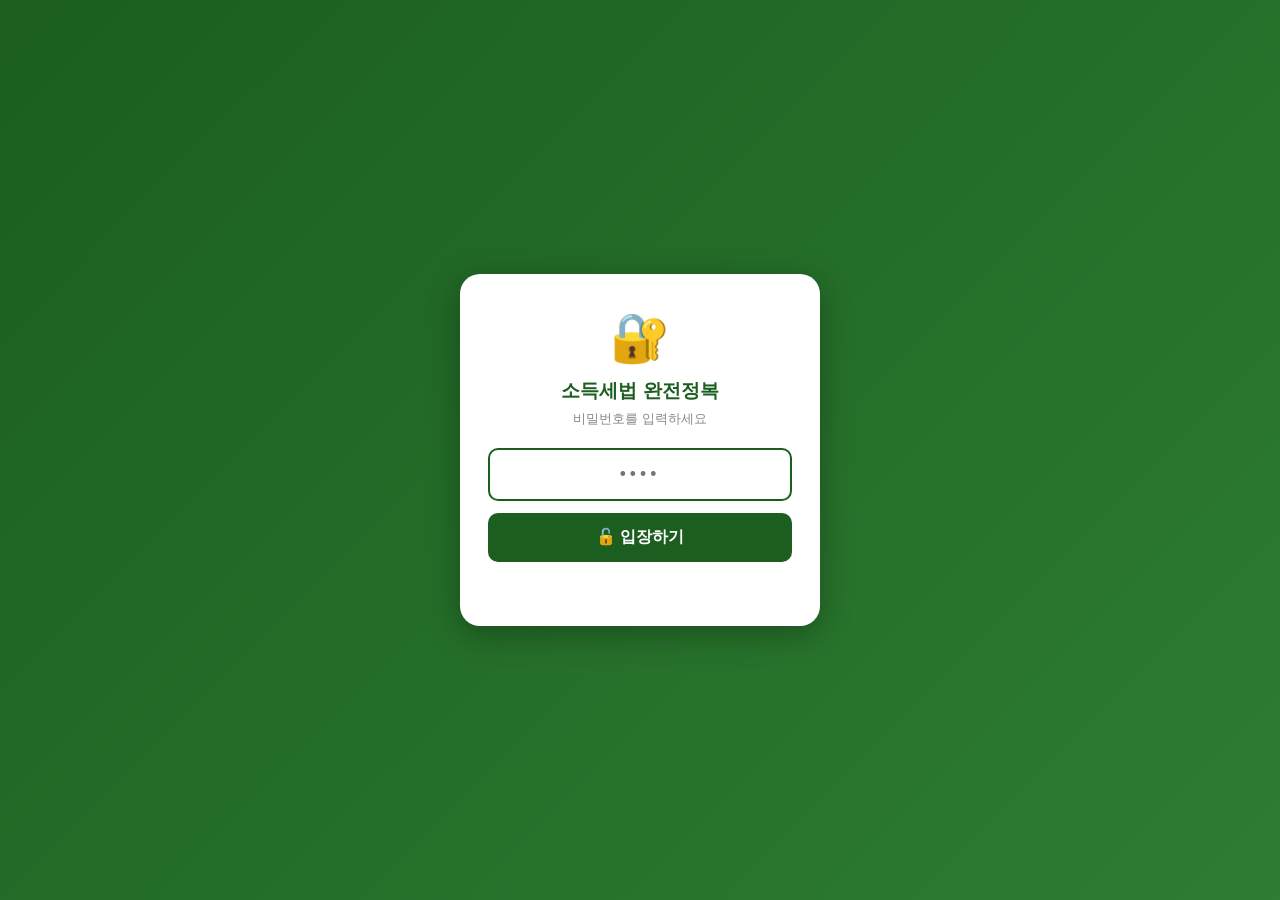
<file: index.html>
<!DOCTYPE html>
<html lang="ko">
<head>
  <meta charset="UTF-8">
  <meta name="viewport" content="width=device-width, initial-scale=1.0">
  <title>소득세법 완전정복</title>
  <link rel="stylesheet" href="style.css">
  <style>
    .lock-screen {
      position: fixed; top:0; left:0;
      width:100%; height:100%;
      background: linear-gradient(135deg,#1B5E20,#2E7D32);
      display:flex; justify-content:center; align-items:center; z-index:9999;
    }
    .lock-box {
      background:white; border-radius:20px; padding:36px 28px;
      text-align:center; width:90%; max-width:360px;
      box-shadow:0 8px 32px rgba(0,0,0,0.3);
    }
    .lock-box .lock-icon { font-size:3rem; margin-bottom:12px; }
    .lock-box h2 { font-size:1.2rem; color:#1B5E20; margin-bottom:6px; }
    .lock-box p  { font-size:0.82rem; color:#888; margin-bottom:20px; }
    .lock-input {
      width:100%; padding:14px 16px;
      border:2px solid #C5E1A5; border-radius:10px;
      font-size:1.1rem; text-align:center;
      letter-spacing:4px; font-family:inherit;
      margin-bottom:12px; outline:none;
      transition:border-color 0.2s;
    }
    .lock-input:focus { border-color:#1B5E20; }
    .lock-input.wrong { border-color:#E53935; animation:shake 0.3s; }
    @keyframes shake {
      0%,100% { transform:translateX(0); }
      25%      { transform:translateX(-8px); }
      75%      { transform:translateX(8px); }
    }
    .lock-btn {
      width:100%; padding:14px;
      background:#1B5E20; color:white; border:none;
      border-radius:10px; font-size:1rem; font-weight:bold;
      font-family:inherit; cursor:pointer;
    }
    .wrong-msg { color:#E53935; font-size:0.82rem; margin-top:8px; min-height:20px; }
    .main-content { display:none; }
    .main-content.unlocked { display:block; }
  </style>
</head>
<body>

<!-- 잠금 화면 -->
<div class="lock-screen" id="lockScreen">
  <div class="lock-box">
    <div class="lock-icon">🔐</div>
    <h2>소득세법 완전정복</h2>
    <p>비밀번호를 입력하세요</p>
    <input type="password" class="lock-input" id="pwInput"
           placeholder="••••" maxlength="20"
           onkeydown="if(event.key==='Enter') checkPw()">
    <button class="lock-btn" onclick="checkPw()">🔓 입장하기</button>
    <div class="wrong-msg" id="wrongMsg"></div>
  </div>
</div>

<!-- 메인 콘텐츠 -->
<div class="main-content" id="mainContent">

<div class="header">
  <h1>💰 소득세법 완전정복</h1>
  <div class="sub">2026 세법강의 필기노트 원문 기반</div>
</div>

<div class="container">

  <div class="dday-badge">
    <div class="dday-num" id="ddayNum">D-???</div>
    <div class="dday-label">1차 시험 | 2027년 4월 24일 (토)</div>
  </div>

  <div class="card">
    <div class="card-title">📊 전체 학습 진도</div>
    <div style="display:flex;justify-content:space-between;
                font-size:0.85rem;color:#555;margin-bottom:4px;">
      <span>전체 정답률</span>
      <span id="totalPctLabel">0%</span>
    </div>
    <div class="progress-wrap">
      <div class="progress-bar" id="totalProgressBar" style="width:0%"></div>
    </div>
  </div>

  <div class="card">
    <div class="card-title">📚 챕터 선택</div>
    <div class="chapter-grid" id="chapterGrid"></div>
  </div>

  <div class="card" id="typeCard" style="display:none;">
    <div class="card-title" id="typeCardTitle">📝 학습 유형 선택</div>
    <div class="type-grid" id="typeGrid"></div>
  </div>

  <div class="card">
    <div class="card-title">🔁 오답 복습 (최근 20개)</div>
    <div id="todayWrongList"></div>
  </div>

</div>

<div class="bottom-nav">
  <button class="nav-btn active" onclick="location.href='index.html'">
    <span class="icon">🏠</span>홈
  </button>
  <button class="nav-btn" onclick="location.href='ox.html'">
    <span class="icon">⭕</span>OX
  </button>
  <button class="nav-btn" onclick="location.href='choice.html'">
    <span class="icon">📝</span>4지선다
  </button>
  <button class="nav-btn" onclick="location.href='blank.html'">
    <span class="icon">✏️</span>빈칸
  </button>
  <button class="nav-btn" onclick="location.href='card.html'">
    <span class="icon">🃏</span>카드
  </button>
  <button class="nav-btn" onclick="location.href='progress.html'">
    <span class="icon">📈</span>진도
  </button>
</div>

</div>

<script src="data/ch01.js"></script>
<script src="data/ch02.js"></script>
<script src="data/ch03.js"></script>
<script src="data/ch04.js"></script>
<script src="data/ch05.js"></script>
<script src="data/ch06.js"></script>
<script src="data/ch07.js"></script>
<script src="data/ch08.js"></script>
<script src="data/ch09.js"></script>
<script src="data/ch10.js"></script>
<script src="data/ch11.js"></script>
<script src="app.js"></script>
<script>
const PASSWORD    = '0209';
const SESSION_KEY = 'its_auth';

function checkPw() {
  const input = document.getElementById('pwInput').value;
  if (input === PASSWORD) {
    sessionStorage.setItem(SESSION_KEY,'true');
    unlock();
  } else {
    const el = document.getElementById('pwInput');
    el.classList.add('wrong');
    document.getElementById('wrongMsg').textContent = '❌ 비밀번호가 틀렸습니다';
    el.value = '';
    setTimeout(() => { el.classList.remove('wrong'); document.getElementById('wrongMsg').textContent=''; }, 1500);
  }
}

function unlock() {
  document.getElementById('lockScreen').style.display = 'none';
  document.getElementById('mainContent').classList.add('unlocked');
  initMain();
}

function checkSession() {
  if (sessionStorage.getItem(SESSION_KEY)==='true') unlock();
  else setTimeout(() => document.getElementById('pwInput').focus(), 300);
}

function initMain() {
  document.getElementById('ddayNum').textContent = getDDay();
  renderTotalProgress();
  renderChapterGrid();
  renderRecentWrong();
}

function renderTotalProgress() {
  const p = getProgress(); let c=0,t=0;
  Object.values(p).forEach(ch => Object.values(ch).forEach(v => { c+=v.correct; t+=v.total; }));
  const pct = t>0 ? Math.round(c/t*100) : 0;
  document.getElementById('totalPctLabel').textContent = `${pct}%`;
  document.getElementById('totalProgressBar').style.width = `${pct}%`;
}

function renderChapterGrid() {
  const grid = document.getElementById('chapterGrid');
  grid.innerHTML = '';
  const colors=['#E53935','#D81B60','#7B1FA2','#1565C0','#00838F','#2E7D32','#F57F17','#4E342E','#37474F','#B71C1C','#546E7A'];
  CHAPTER_LIST.forEach((ch,i) => {
    const pct = getChapterPct(ch.key);
    const color = colors[i]||'#1B5E20';
    const card = document.createElement('div');
    card.className = 'chapter-card';
    card.style.borderLeftColor = color;
    card.innerHTML = `
      <div class="ch-num">CH${String(i+1).padStart(2,'0')}</div>
      <div class="ch-name" style="color:${color};">${ch.label.replace(/CH\d+\s*/,'')}</div>
      <div style="font-size:0.75rem;color:#888;margin-bottom:6px;">${pct}% 달성</div>
      <div class="ch-progress"><div class="ch-bar" style="width:${pct}%;background:${color};"></div></div>
    `;
    card.onclick = () => selectChapter(ch.key, ch.label, color);
    grid.appendChild(card);
  });
}

function selectChapter(chKey, chLabel, color) {
  window.SELECTED_CH = chKey;
  const typeCard = document.getElementById('typeCard');
  typeCard.style.display = 'block';
  document.getElementById('typeCardTitle').textContent = `📝 ${chLabel} — 학습 유형 선택`;
  typeCard.scrollIntoView({ behavior:'smooth', block:'start' });
  renderTypeGrid(chKey, color);
}

function renderTypeGrid(chKey, color) {
  const grid = document.getElementById('typeGrid');
  grid.innerHTML = '';
  const ch = getChData(chKey);
  TYPE_LIST.forEach(type => {
    const data = ch ? (ch[type.key]||[]) : [];
    if (!data.length) return;
    const btn = document.createElement('button');
    btn.className = 'type-btn';
    btn.style.background = type.color;
    btn.innerHTML = `${type.icon}<br>${type.label}<br><span style="font-size:0.72rem;opacity:0.85;">${data.length}문항</span>`;
    btn.onclick = () => goToType(chKey, type.key);
    grid.appendChild(btn);
  });
}

function goToType(chKey, typeKey) {
  const pageMap = {
    ox:'ox.html',
    choice:'choice.html',
    blank:'blank.html',
    cards:'card.html',    // ← cards → card.html
    compare:'compare.html',
    numbers:'number.html', // ← numbers → number.html
    flow:'flow.html',
    white:'white.html'
  };
  const page = pageMap[typeKey];
  if (!page) return;
  sessionStorage.setItem('sel_ch', chKey);
  sessionStorage.setItem('sel_type', typeKey);
  location.href = page;
}

function renderRecentWrong() {
  const wrongs = getWrongNotes().slice(-20).reverse();
  const container = document.getElementById('todayWrongList');
  if (!wrongs.length) { container.innerHTML='<div style="text-align:center;color:#aaa;padding:12px;">오답 기록이 없습니다</div>'; return; }
  container.innerHTML = '';
  wrongs.forEach(w => {
    const item = document.createElement('div');
    item.className = 'wrong-item';
    const chLabel = CHAPTER_LIST.find(c=>c.key===w.chKey)?.label||w.chKey;
    item.innerHTML = `
      <div class="wi-q"><span style="font-size:0.72rem;color:#1B5E20;font-weight:bold;">${chLabel}</span><br>Q. ${w.q}</div>
      <div class="wi-ans"><span class="ans-my">내 답: ${w.myAns}</span><span class="ans-correct">정답: ${w.correctAns}</span></div>
      <div class="wi-exp">📖 ${w.해설}</div>
      ${w.원문?`<div style="font-size:0.75rem;color:#888;margin-top:3px;">📌 원문: ${w.원문}</div>`:''}
      <div style="font-size:0.72rem;color:#aaa;margin-top:3px;">📅 ${w.date}</div>
    `;
    container.appendChild(item);
  });
}

checkSession();
</script>
</body>
</html>
</file>
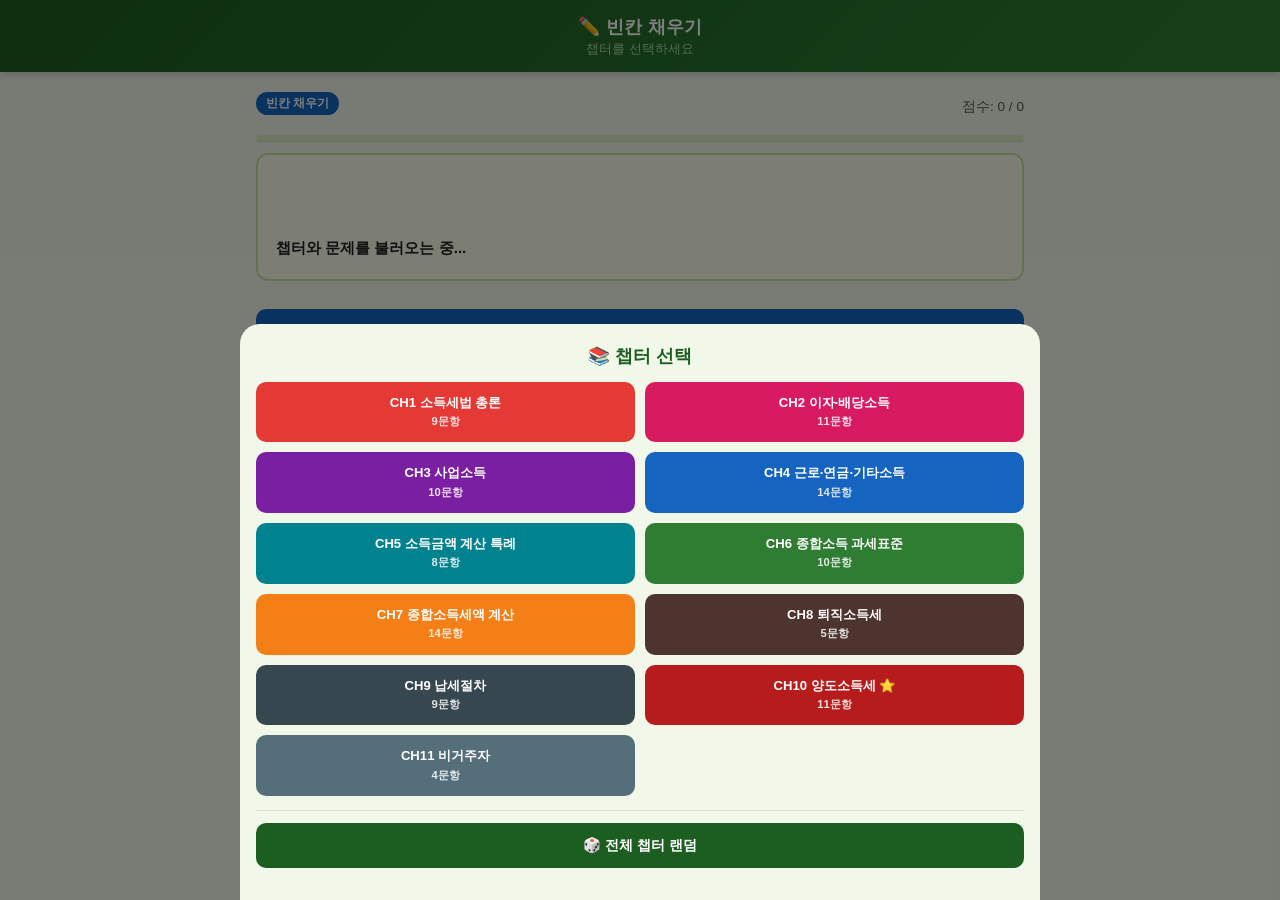
<file: blank.html>
<!DOCTYPE html>
<html lang="ko">
<head>
  <meta charset="UTF-8">
  <meta name="viewport" content="width=device-width, initial-scale=1.0">
  <title>빈칸 채우기 | 소득세법</title>
  <link rel="stylesheet" href="style.css">
</head>
<body>

<div class="header">
  <h1>✏️ 빈칸 채우기</h1>
  <div class="sub" id="headerSub">챕터를 선택하세요</div>
</div>

<div class="container" id="quizPage">
  <div class="info-bar">
    <div>
      <span class="type-badge" id="typeBadge" style="background:#1565C0;">빈칸 채우기</span>
      <span id="progressText" style="margin-left:6px; font-size:0.85rem;"></span>
    </div>
    <div id="scoreText" style="font-size:0.85rem; color:#555;">점수: 0 / 0</div>
  </div>
  <div class="progress-wrap">
    <div class="progress-bar" id="progressBar" style="width:0%; background:#1565C0;"></div>
  </div>
  <div class="question-box" id="questionBox">
    <span class="q-label" id="qLabel"></span>
    <span id="qText">챕터와 문제를 불러오는 중...</span>
  </div>
  <div id="blankWrap" style="display:flex; flex-direction:column; gap:10px; margin:10px 0;"></div>
  <button class="btn-save" id="btnCheck" onclick="checkAnswer()" style="background:#1565C0; margin-bottom:8px;">✅ 정답 확인</button>
  <div class="result-text" id="resultText"></div>
  <div class="explain-box" id="explainBox"></div>
  <div class="source-box" id="sourceBox"></div>
  <div class="bottom-btns">
    <button class="btn-next" id="btnNext" onclick="nextQuestion()" disabled>다음 ▶</button>
    <button class="btn-show-source" id="btnSource" onclick="toggleSource()" style="display:none;">📌 원문 보기</button>
    <button class="btn-change" onclick="showModal()">챕터 변경</button>
    <button class="btn-change" style="background:#546E7A;" onclick="location.href='index.html'">🏠 홈</button>
  </div>
</div>

<div class="container" id="resultPage" style="display:none;">
  <div class="card">
    <div class="card-title">🎉 빈칸 채우기 완료!</div>
    <div id="resultContent"></div>
  </div>
  <div class="bottom-btns">
    <button class="btn-next" onclick="retrySession()">🔄 다시 풀기</button>
    <button class="btn-change" onclick="showModal()">📚 챕터 변경</button>
    <button class="btn-change" style="background:#546E7A;" onclick="location.href='index.html'">🏠 홈</button>
  </div>
</div>

<div class="modal-overlay" id="modal" onclick="closeModalOutside(event)">
  <div class="modal">
    <h2>📚 챕터 선택</h2>
    <div id="modalChGrid" style="display:grid; grid-template-columns:1fr 1fr; gap:10px;"></div>
    <div style="margin-top:14px; border-top:1px solid #E0E0E0; padding-top:12px;">
      <button onclick="startAllChapters()" style="width:100%; padding:13px; background:#1B5E20; color:white; border:none; border-radius:10px; font-size:0.9rem; font-weight:bold; font-family:inherit; cursor:pointer;">🎲 전체 챕터 랜덤</button>
    </div>
  </div>
</div>

<script src="data/ch01.js"></script>
<script src="data/ch02.js"></script>
<script src="data/ch03.js"></script>
<script src="data/ch04.js"></script>
<script src="data/ch05.js"></script>
<script src="data/ch06.js"></script>
<script src="data/ch07.js"></script>
<script src="data/ch08.js"></script>
<script src="data/ch09.js"></script>
<script src="data/ch10.js"></script>
<script src="data/ch11.js"></script>
<script src="app.js"></script>
<script>
let questions=[],idx=0,correct=0,total=0,wrongs=[],answered=false,currentChKey='',sourceVisible=false;

function init(){
  const ch=sessionStorage.getItem('sel_ch'),type=sessionStorage.getItem('sel_type');
  if(ch&&type==='blank')startChapter(ch);else showModal();
}

function buildModal(){
  const grid=document.getElementById('modalChGrid');grid.innerHTML='';
  const colors=['#E53935','#D81B60','#7B1FA2','#1565C0','#00838F','#2E7D32','#F57F17','#4E342E','#37474F','#B71C1C','#546E7A'];
  CHAPTER_LIST.forEach((ch,i)=>{
    const data=getTypeData(ch.key,'blank');if(!data.length)return;
    const btn=document.createElement('button');
    btn.style.cssText=`padding:12px 8px;border:none;border-radius:10px;background:${colors[i]};color:white;font-size:0.82rem;font-weight:bold;font-family:inherit;cursor:pointer;line-height:1.4;`;
    btn.innerHTML=`CH${i+1} ${ch.label.replace(/CH\d+\s*/,'')}<br><span style="font-size:0.7rem;opacity:0.85;">${data.length}문항</span>`;
    btn.onclick=()=>{closeModal();startChapter(ch.key);};grid.appendChild(btn);
  });
}

function showModal(){buildModal();document.getElementById('modal').classList.add('active');}
function closeModal(){document.getElementById('modal').classList.remove('active');}

function startChapter(chKey){
  currentChKey=chKey;
  const raw=getTypeData(chKey,'blank');if(!raw.length){showToast('빈칸 문제가 없습니다');return;}
  questions=shuffle(raw);idx=0;correct=0;total=0;wrongs=[];
  const ch=getChData(chKey);
  document.getElementById('headerSub').textContent=ch?ch.title:chKey;
  document.getElementById('quizPage').style.display='block';
  document.getElementById('resultPage').style.display='none';
  loadQuestion();
}

function startAllChapters(){
  closeModal();currentChKey='ALL';let all=[];
  CHAPTER_LIST.forEach(ch=>{all=all.concat(getTypeData(ch.key,'blank').map(q=>({...q,_chKey:ch.key})));});
  if(!all.length){showToast('문제가 없습니다');return;}
  questions=shuffle(all);idx=0;correct=0;total=0;wrongs=[];
  document.getElementById('headerSub').textContent='전체 챕터 랜덤';
  document.getElementById('quizPage').style.display='block';
  document.getElementById('resultPage').style.display='none';
  loadQuestion();
}

function loadQuestion(){
  answered=false;sourceVisible=false;
  const q=questions[idx],t=questions.length;
  const chKey=q._chKey||currentChKey;
  const chLabel=CHAPTER_LIST.find(c=>c.key===chKey)?.label||chKey;
  document.getElementById('progressText').textContent=`${idx+1} / ${t}`;
  document.getElementById('scoreText').textContent=`점수: ${correct} / ${total}`;
  document.getElementById('progressBar').style.width=`${(idx/t)*100}%`;
  document.getElementById('qLabel').textContent=chLabel;
  document.getElementById('qText').textContent=q.q;
  const wrap=document.getElementById('blankWrap');wrap.innerHTML='';
  q.answers.forEach((ans,i)=>{
    const div=document.createElement('div');
    div.style.cssText='display:flex;align-items:center;gap:8px;';
    div.innerHTML=`<span style="font-size:0.85rem;color:#1B5E20;font-weight:bold;width:24px;flex-shrink:0;">${i+1})</span><input type="text" class="blank-input" id="blank_${i}" placeholder="정답을 입력하세요" style="flex:1;" onkeydown="if(event.key==='Enter')checkAnswer()">`;
    wrap.appendChild(div);
  });
  document.getElementById('resultText').textContent='';
  document.getElementById('resultText').className='result-text';
  document.getElementById('explainBox').classList.remove('show');
  document.getElementById('sourceBox').classList.remove('show');
  document.getElementById('btnCheck').disabled=false;
  document.getElementById('btnNext').disabled=true;
  document.getElementById('btnSource').style.display='none';
  setTimeout(()=>{const f=document.getElementById('blank_0');if(f)f.focus();},100);
}

function checkAnswer(){
  if(answered)return;answered=true;
  const q=questions[idx],chKey=q._chKey||currentChKey;
  let allCorrect=true,myAnswers=[];
  q.answers.forEach((ans,i)=>{
    const input=document.getElementById(`blank_${i}`);
    const userVal=input?input.value.trim():'';myAnswers.push(userVal);
    const normalize=str=>str.replace(/\s/g,'').toLowerCase();
    const isOk=normalize(userVal)===normalize(ans);
    if(input){input.className=`blank-input ${isOk?'correct':'wrong'}`;input.disabled=true;if(!isOk){input.value=`${userVal}  →  정답: ${ans}`;allCorrect=false;}}
  });
  total++;
  if(allCorrect){correct++;document.getElementById('resultText').textContent='✅  정답입니다!';document.getElementById('resultText').className='result-text correct';}
  else{document.getElementById('resultText').textContent=`❌  오답!  정답: ${q.answers.join(' / ')}`;document.getElementById('resultText').className='result-text wrong';wrongs.push({...q,myAnswers});addWrongNote(chKey,'blank',q.q,myAnswers.join(' / '),q.answers.join(' / '),q.해설,q.원문);}
  updateProgress(chKey,'blank',allCorrect?1:0,1);
  const explainBox=document.getElementById('explainBox');explainBox.textContent=`📖 해설:  ${q.해설}`;explainBox.classList.add('show');
  if(q.원문){document.getElementById('btnSource').style.display='inline-block';document.getElementById('sourceBox').textContent=`📌 원문:  ${q.원문}`;}
  document.getElementById('btnCheck').disabled=true;
  document.getElementById('btnNext').disabled=false;
  document.getElementById('scoreText').textContent=`점수: ${correct} / ${total}`;
}

function toggleSource(){
  const box=document.getElementById('sourceBox');sourceVisible=!sourceVisible;
  if(sourceVisible){box.classList.add('show');document.getElementById('btnSource').textContent='📌 원문 닫기';}
  else{box.classList.remove('show');document.getElementById('btnSource').textContent='📌 원문 보기';}
}

function nextQuestion(){idx++;if(idx>=questions.length)showResult();else loadQuestion();}

function showResult(){
  document.getElementById('quizPage').style.display='none';
  document.getElementById('resultPage').style.display='block';
  const ch=getChData(currentChKey);
  const chLabel=ch?ch.title:(currentChKey==='ALL'?'전체 챕터':currentChKey);
  const pct=total>0?Math.round(correct/total*100):0;
  let msg=pct>=90?'🏆 훌륭합니다!':pct>=70?'👍 잘 하셨어요!':'📖 조금 더 복습해봐요!';
  let wrongHTML='';
  if(!wrongs.length)wrongHTML='<div style="text-align:center;color:#2E7D32;font-weight:bold;padding:14px;">🎊 모든 문제 정답!</div>';
  else{wrongHTML=`<div style="font-weight:bold;color:#B71C1C;margin:14px 0 8px;">❌ 틀린 문제 (${wrongs.length}개)</div>`;wrongs.forEach((w,i)=>{wrongHTML+=`<div class="wrong-item"><div class="wi-q">Q${i+1}. ${w.q}</div><div class="wi-ans"><span class="ans-my">내 답: ${w.myAnswers?.join(' / ')||'-'}</span><span class="ans-correct">정답: ${w.answers.join(' / ')}</span></div><div class="wi-exp">📖 ${w.해설}</div>${w.원문?`<div style="font-size:0.75rem;color:#888;margin-top:3px;">📌 원문: ${w.원문}</div>`:''}</div>`;});}
  document.getElementById('resultContent').innerHTML=`<div style="text-align:center;margin-bottom:14px;"><div style="font-size:0.9rem;color:#555;">${chLabel}</div><div style="font-size:2.2rem;font-weight:bold;color:#1B5E20;margin:6px 0;">${correct} / ${total}</div><div style="font-size:1rem;color:#555;">정답률 ${pct}%</div><div style="font-size:1.1rem;font-weight:bold;color:#E65100;margin-top:4px;">${msg}</div></div>${wrongHTML}`;
  window.scrollTo(0,0);
}

function retrySession(){if(currentChKey==='ALL')startAllChapters();else startChapter(currentChKey);}
init();
</script>
</body>
</html>
</file>
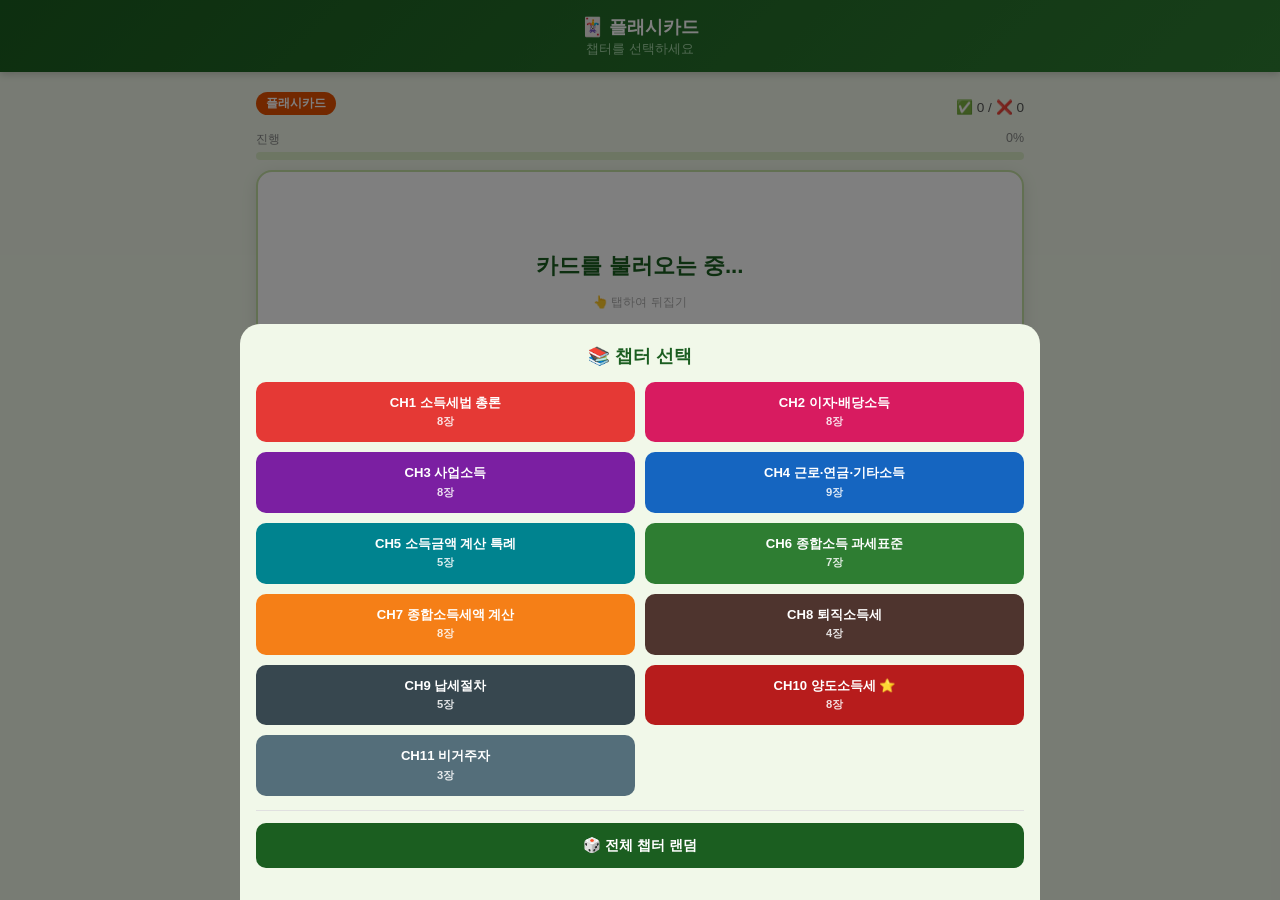
<file: card.html>
<!DOCTYPE html>
<html lang="ko">
<head>
  <meta charset="UTF-8">
  <meta name="viewport" content="width=device-width, initial-scale=1.0">
  <title>플래시카드 | 소득세법</title>
  <link rel="stylesheet" href="style.css">
  <style>
    .flashcard-wrap{perspective:1000px;margin:10px 0;}
    .flashcard-inner{position:relative;width:100%;min-height:220px;transition:transform 0.5s;transform-style:preserve-3d;cursor:pointer;}
    .flashcard-inner.flipped{transform:rotateY(180deg);}
    .card-face{position:absolute;width:100%;min-height:220px;border-radius:16px;padding:28px 20px;display:flex;flex-direction:column;justify-content:center;align-items:center;text-align:center;backface-visibility:hidden;-webkit-backface-visibility:hidden;box-shadow:0 4px 16px rgba(0,0,0,0.1);}
    .card-front{background:white;border:2px solid #C5E1A5;}
    .card-back{background:#E8F5E9;border:2px solid #2E7D32;transform:rotateY(180deg);}
    .card-front .term{font-size:1.4rem;font-weight:bold;color:#1B5E20;line-height:1.5;}
    .card-back .meaning{font-size:0.95rem;color:#1B5E20;line-height:1.8;white-space:pre-line;}
    .card-back .source{font-size:0.75rem;color:#888;margin-top:10px;border-top:1px solid #C5E1A5;padding-top:8px;width:100%;text-align:center;}
    .flip-hint{font-size:0.75rem;color:#AAA;margin-top:12px;}
    .card-nav{display:flex;justify-content:space-between;align-items:center;gap:10px;margin:12px 0;}
    .btn-prev,.btn-next-card{flex:1;padding:12px;border:none;border-radius:10px;font-size:0.9rem;font-weight:bold;font-family:inherit;cursor:pointer;color:white;}
    .btn-prev{background:#546E7A;} .btn-next-card{background:#1B5E20;}
    .btn-prev:disabled,.btn-next-card:disabled{background:#BDBDBD;cursor:default;}
    .know-wrap{display:flex;gap:10px;margin:8px 0 14px;}
    .btn-know{flex:1;padding:13px;border:none;border-radius:10px;font-size:0.9rem;font-weight:bold;font-family:inherit;cursor:pointer;color:white;}
    .btn-know.yes{background:#2E7D32;} .btn-know.no{background:#E53935;}
  </style>
</head>
<body>

<div class="header">
  <h1>🃏 플래시카드</h1>
  <div class="sub" id="headerSub">챕터를 선택하세요</div>
</div>

<div class="container" id="quizPage">
  <div class="info-bar">
    <div>
      <span class="type-badge" id="typeBadge" style="background:#E65100;">플래시카드</span>
      <span id="progressText" style="margin-left:6px; font-size:0.85rem;"></span>
    </div>
    <div id="knowScore" style="font-size:0.85rem; color:#555;">✅ 0 / ❌ 0</div>
  </div>
  <div style="display:flex;justify-content:space-between;font-size:0.78rem;color:#888;margin-bottom:3px;">
    <span>진행</span><span id="progressPct">0%</span>
  </div>
  <div class="progress-wrap">
    <div class="progress-bar" id="progressBar" style="width:0%; background:#E65100;"></div>
  </div>
  <div style="text-align:center;font-size:0.85rem;color:#888;margin-bottom:6px;" id="cardCounter"></div>
  <div class="flashcard-wrap">
    <div class="flashcard-inner" id="flashcardInner" onclick="flipCard()">
      <div class="card-face card-front"><div class="term" id="cardFront">카드를 불러오는 중...</div><div class="flip-hint">👆 탭하여 뒤집기</div></div>
      <div class="card-face card-back"><div class="meaning" id="cardBack"></div><div class="source" id="cardSource"></div></div>
    </div>
  </div>
  <div class="know-wrap" id="knowWrap" style="display:none;">
    <button class="btn-know yes" onclick="markKnow(true)">✅ 알고 있어요</button>
    <button class="btn-know no"  onclick="markKnow(false)">❌ 모르겠어요</button>
  </div>
  <div class="card-nav">
    <button class="btn-prev" id="btnPrev" onclick="prevCard()" disabled>◀ 이전</button>
    <button class="btn-next-card" id="btnNextCard" onclick="nextCard()">다음 ▶</button>
  </div>
  <div class="bottom-btns">
    <button class="btn-change" onclick="shuffleCards()">🔀 섞기</button>
    <button class="btn-change" onclick="showModal()">챕터 변경</button>
    <button class="btn-change" style="background:#546E7A;" onclick="location.href='index.html'">🏠 홈</button>
  </div>
</div>

<div class="container" id="resultPage" style="display:none;">
  <div class="card"><div class="card-title">🎉 플래시카드 완료!</div><div id="resultContent"></div></div>
  <div class="bottom-btns">
    <button class="btn-next" onclick="retryAll()">🔄 전체 다시</button>
    <button class="btn-next" style="background:#E53935;" onclick="retryWrong()">❌ 모르는 것만</button>
    <button class="btn-change" onclick="showModal()">📚 챕터 변경</button>
    <button class="btn-change" style="background:#546E7A;" onclick="location.href='index.html'">🏠 홈</button>
  </div>
</div>

<div class="modal-overlay" id="modal" onclick="closeModalOutside(event)">
  <div class="modal">
    <h2>📚 챕터 선택</h2>
    <div id="modalChGrid" style="display:grid; grid-template-columns:1fr 1fr; gap:10px;"></div>
    <div style="margin-top:14px; border-top:1px solid #E0E0E0; padding-top:12px;">
      <button onclick="startAllChapters()" style="width:100%; padding:13px; background:#1B5E20; color:white; border:none; border-radius:10px; font-size:0.9rem; font-weight:bold; font-family:inherit; cursor:pointer;">🎲 전체 챕터 랜덤</button>
    </div>
  </div>
</div>

<script src="data/ch01.js"></script>
<script src="data/ch02.js"></script>
<script src="data/ch03.js"></script>
<script src="data/ch04.js"></script>
<script src="data/ch05.js"></script>
<script src="data/ch06.js"></script>
<script src="data/ch07.js"></script>
<script src="data/ch08.js"></script>
<script src="data/ch09.js"></script>
<script src="data/ch10.js"></script>
<script src="data/ch11.js"></script>
<script src="app.js"></script>
<script>
let cards=[],idx=0,knownCount=0,unknownCount=0,unknownCards=[],isFlipped=false,currentChKey='';

function init(){
  const ch=sessionStorage.getItem('sel_ch'),type=sessionStorage.getItem('sel_type');
  if(ch&&type==='card')startChapter(ch);else showModal();
}

function buildModal(){
  const grid=document.getElementById('modalChGrid');grid.innerHTML='';
  const colors=['#E53935','#D81B60','#7B1FA2','#1565C0','#00838F','#2E7D32','#F57F17','#4E342E','#37474F','#B71C1C','#546E7A'];
  CHAPTER_LIST.forEach((ch,i)=>{
    const data=getTypeData(ch.key,'cards');if(!data.length)return;
    const btn=document.createElement('button');
    btn.style.cssText=`padding:12px 8px;border:none;border-radius:10px;background:${colors[i]};color:white;font-size:0.82rem;font-weight:bold;font-family:inherit;cursor:pointer;line-height:1.4;`;
    btn.innerHTML=`CH${i+1} ${ch.label.replace(/CH\d+\s*/,'')}<br><span style="font-size:0.7rem;opacity:0.85;">${data.length}장</span>`;
    btn.onclick=()=>{closeModal();startChapter(ch.key);};grid.appendChild(btn);
  });
}

function showModal(){buildModal();document.getElementById('modal').classList.add('active');}
function closeModal(){document.getElementById('modal').classList.remove('active');}

function startChapter(chKey){
  currentChKey=chKey;
  const raw=getTypeData(chKey,'cards');if(!raw.length){showToast('카드가 없습니다');return;}
  cards=shuffle(raw);resetSession();
  const ch=getChData(chKey);
  document.getElementById('headerSub').textContent=ch?ch.title:chKey;
  document.getElementById('quizPage').style.display='block';
  document.getElementById('resultPage').style.display='none';
  loadCard();
}

function startAllChapters(){
  closeModal();currentChKey='ALL';let all=[];
  CHAPTER_LIST.forEach(ch=>{all=all.concat(getTypeData(ch.key,'cards').map(c=>({...c,_chKey:ch.key})));});
  if(!all.length){showToast('카드가 없습니다');return;}
  cards=shuffle(all);resetSession();
  document.getElementById('headerSub').textContent='전체 챕터 랜덤';
  document.getElementById('quizPage').style.display='block';
  document.getElementById('resultPage').style.display='none';
  loadCard();
}

function resetSession(){idx=0;knownCount=0;unknownCount=0;unknownCards=[];isFlipped=false;}

function loadCard(){
  isFlipped=false;
  const card=cards[idx],t=cards.length;
  document.getElementById('progressText').textContent=`${idx+1} / ${t}`;
  document.getElementById('progressBar').style.width=`${((idx+1)/t)*100}%`;
  document.getElementById('progressPct').textContent=`${Math.round(((idx+1)/t)*100)}%`;
  document.getElementById('cardCounter').textContent=`카드 ${idx+1} / ${t}`;
  document.getElementById('knowScore').textContent=`✅ ${knownCount} / ❌ ${unknownCount}`;
  document.getElementById('cardFront').textContent=card.front;
  document.getElementById('cardBack').textContent=card.back;
  document.getElementById('cardSource').textContent=card.원문?`📌 원문: ${card.원문}`:'';
  document.getElementById('flashcardInner').classList.remove('flipped');
  document.getElementById('knowWrap').style.display='none';
  document.getElementById('btnPrev').disabled=(idx===0);
  document.getElementById('btnNextCard').disabled=false;
}

function flipCard(){
  const inner=document.getElementById('flashcardInner');isFlipped=!isFlipped;
  if(isFlipped){inner.classList.add('flipped');document.getElementById('knowWrap').style.display='flex';}
  else{inner.classList.remove('flipped');document.getElementById('knowWrap').style.display='none';}
}

function markKnow(knows){
  if(knows)knownCount++;
  else{unknownCount++;unknownCards.push(cards[idx]);}
  document.getElementById('knowScore').textContent=`✅ ${knownCount} / ❌ ${unknownCount}`;
  nextCard();
}

function nextCard(){if(idx+1>=cards.length)showResult();else{idx++;loadCard();}}
function prevCard(){if(idx>0){idx--;loadCard();}}
function shuffleCards(){cards=shuffle(cards);resetSession();loadCard();showToast('🔀 카드를 섞었습니다!');}

function showResult(){
  document.getElementById('quizPage').style.display='none';
  document.getElementById('resultPage').style.display='block';
  const total=knownCount+unknownCount,pct=total>0?Math.round(knownCount/total*100):0;
  const chLabel=getChData(currentChKey)?.title||(currentChKey==='ALL'?'전체 챕터':currentChKey);
  let msg=pct>=90?'🏆 거의 다 외웠어요!':pct>=70?'👍 잘 하셨어요!':'📖 모르는 카드를 다시 봐요!';
  let unknownHTML='';
  if(unknownCards.length>0){
    unknownHTML=`<div style="font-weight:bold;color:#B71C1C;margin:14px 0 8px;">❌ 모르는 카드 (${unknownCards.length}장)</div>`;
    unknownCards.forEach((c,i)=>{unknownHTML+=`<div class="wrong-item"><div class="wi-q" style="font-size:1rem;color:#1B5E20;">${c.front}</div><div class="wi-exp" style="margin-top:6px;">${c.back}</div>${c.원문?`<div style="font-size:0.75rem;color:#888;margin-top:3px;">📌 원문: ${c.원문}</div>`:''}</div>`;});
  }
  document.getElementById('resultContent').innerHTML=`<div style="text-align:center;margin-bottom:14px;"><div style="font-size:0.9rem;color:#555;">${chLabel}</div><div style="font-size:2rem;font-weight:bold;color:#1B5E20;margin:6px 0;">✅ ${knownCount}  /  ❌ ${unknownCount}</div><div style="font-size:1rem;color:#555;">암기율 ${pct}% (총 ${cards.length}장)</div><div style="font-size:1.1rem;font-weight:bold;color:#E65100;margin-top:4px;">${msg}</div></div>${unknownHTML}`;
  window.scrollTo(0,0);
}

function retryAll(){if(currentChKey==='ALL')startAllChapters();else startChapter(currentChKey);}
function retryWrong(){if(!unknownCards.length){showToast('모르는 카드가 없습니다! 🎉');return;}cards=shuffle([...unknownCards]);resetSession();document.getElementById('quizPage').style.display='block';document.getElementById('resultPage').style.display='none';loadCard();}
init();
</script>
</body>
</html>
</file>
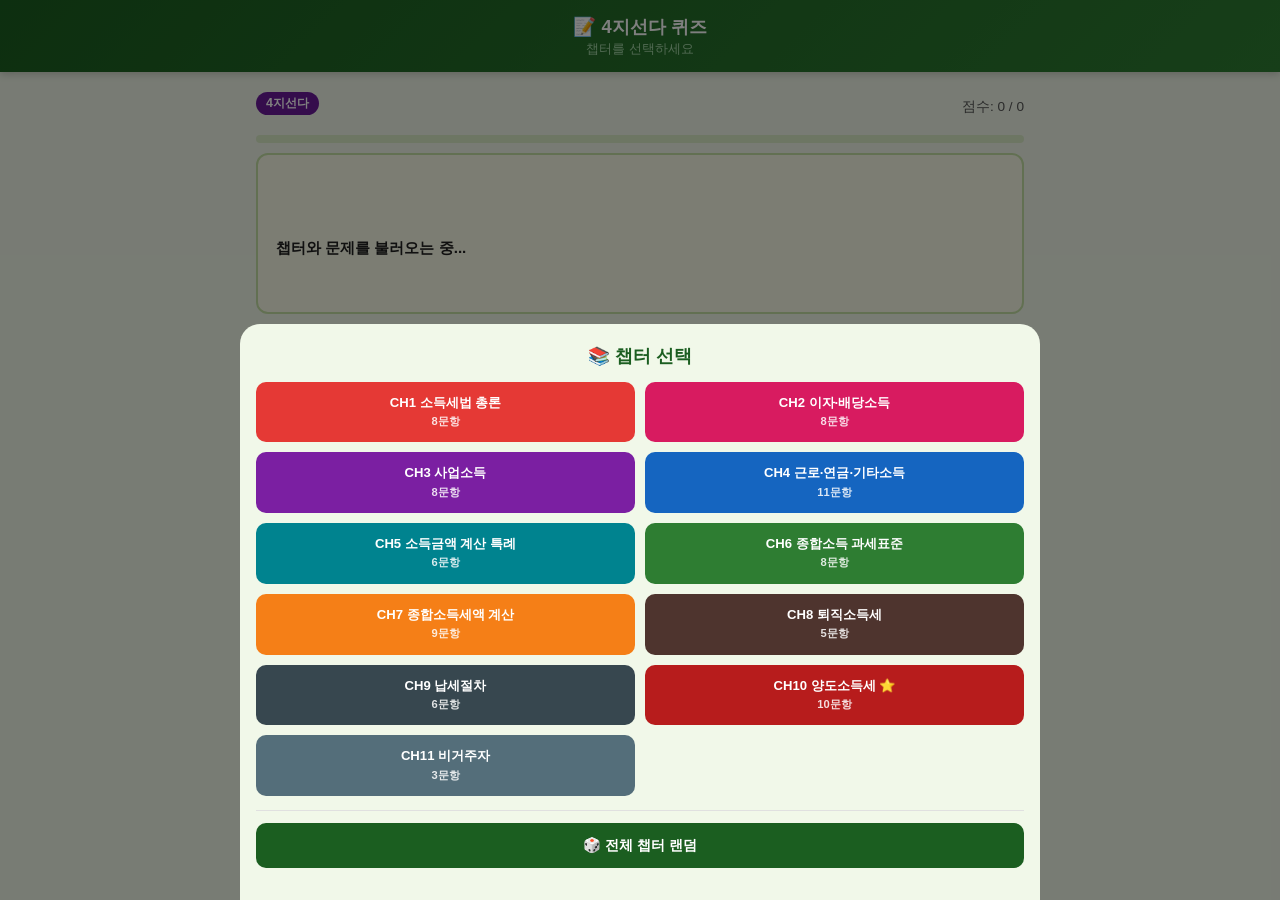
<file: choice.html>
<!DOCTYPE html>
<html lang="ko">
<head>
  <meta charset="UTF-8">
  <meta name="viewport" content="width=device-width, initial-scale=1.0">
  <title>4지선다 | 소득세법</title>
  <link rel="stylesheet" href="style.css">
</head>
<body>

<div class="header">
  <h1>📝 4지선다 퀴즈</h1>
  <div class="sub" id="headerSub">챕터를 선택하세요</div>
</div>

<div class="container" id="quizPage">
  <div class="info-bar">
    <div>
      <span class="type-badge" id="typeBadge" style="background:#6A1B9A;">4지선다</span>
      <span id="progressText" style="margin-left:6px; font-size:0.85rem;"></span>
    </div>
    <div id="scoreText" style="font-size:0.85rem; color:#555;">점수: 0 / 0</div>
  </div>
  <div class="progress-wrap">
    <div class="progress-bar" id="progressBar" style="width:0%; background:#6A1B9A;"></div>
  </div>
  <div class="question-box" id="questionBox">
    <span class="q-label" id="qLabel"></span>
    <span id="qText">챕터와 문제를 불러오는 중...</span>
    <span class="q-source" id="qSource"></span>
  </div>
  <div class="options-wrap" id="optionsWrap">
    <button class="opt-btn" id="opt0" onclick="answer(0)"></button>
    <button class="opt-btn" id="opt1" onclick="answer(1)"></button>
    <button class="opt-btn" id="opt2" onclick="answer(2)"></button>
    <button class="opt-btn" id="opt3" onclick="answer(3)"></button>
  </div>
  <div class="result-text" id="resultText"></div>
  <div class="explain-box" id="explainBox"></div>
  <div class="source-box" id="sourceBox"></div>
  <div class="bottom-btns">
    <button class="btn-next" id="btnNext" onclick="nextQuestion()" disabled>다음 ▶</button>
    <button class="btn-show-source" id="btnSource" onclick="toggleSource()" style="display:none;">📌 원문 보기</button>
    <button class="btn-change" onclick="showModal()">챕터 변경</button>
    <button class="btn-change" style="background:#546E7A;" onclick="location.href='index.html'">🏠 홈</button>
  </div>
</div>

<div class="container" id="resultPage" style="display:none;">
  <div class="card">
    <div class="card-title">🎉 4지선다 완료!</div>
    <div id="resultContent"></div>
  </div>
  <div class="bottom-btns">
    <button class="btn-next" onclick="retrySession()">🔄 다시 풀기</button>
    <button class="btn-change" onclick="showModal()">📚 챕터 변경</button>
    <button class="btn-change" style="background:#546E7A;" onclick="location.href='index.html'">🏠 홈</button>
  </div>
</div>

<div class="modal-overlay" id="modal" onclick="closeModalOutside(event)">
  <div class="modal">
    <h2>📚 챕터 선택</h2>
    <div id="modalChGrid" style="display:grid; grid-template-columns:1fr 1fr; gap:10px;"></div>
    <div style="margin-top:14px; border-top:1px solid #E0E0E0; padding-top:12px;">
      <button onclick="startAllChapters()" style="width:100%; padding:13px; background:#1B5E20; color:white; border:none; border-radius:10px; font-size:0.9rem; font-weight:bold; font-family:inherit; cursor:pointer;">
        🎲 전체 챕터 랜덤
      </button>
    </div>
  </div>
</div>

<script src="data/ch01.js"></script>
<script src="data/ch02.js"></script>
<script src="data/ch03.js"></script>
<script src="data/ch04.js"></script>
<script src="data/ch05.js"></script>
<script src="data/ch06.js"></script>
<script src="data/ch07.js"></script>
<script src="data/ch08.js"></script>
<script src="data/ch09.js"></script>
<script src="data/ch10.js"></script>
<script src="data/ch11.js"></script>
<script src="app.js"></script>
<script>
let questions=[],idx=0,correct=0,total=0,wrongs=[],answered=false,currentChKey='',currentOpts=[],sourceVisible=false;

function init(){
  const ch=sessionStorage.getItem('sel_ch'),type=sessionStorage.getItem('sel_type');
  if(ch&&type==='choice')startChapter(ch);else showModal();
}

function buildModal(){
  const grid=document.getElementById('modalChGrid');grid.innerHTML='';
  const colors=['#E53935','#D81B60','#7B1FA2','#1565C0','#00838F','#2E7D32','#F57F17','#4E342E','#37474F','#B71C1C','#546E7A'];
  CHAPTER_LIST.forEach((ch,i)=>{
    const data=getTypeData(ch.key,'choice');if(!data.length)return;
    const btn=document.createElement('button');
    btn.style.cssText=`padding:12px 8px;border:none;border-radius:10px;background:${colors[i]};color:white;font-size:0.82rem;font-weight:bold;font-family:inherit;cursor:pointer;line-height:1.4;`;
    btn.innerHTML=`CH${i+1} ${ch.label.replace(/CH\d+\s*/,'')}<br><span style="font-size:0.7rem;opacity:0.85;">${data.length}문항</span>`;
    btn.onclick=()=>{closeModal();startChapter(ch.key);};grid.appendChild(btn);
  });
}

function showModal(){buildModal();document.getElementById('modal').classList.add('active');}
function closeModal(){document.getElementById('modal').classList.remove('active');}

function startChapter(chKey){
  currentChKey=chKey;
  const raw=getTypeData(chKey,'choice');if(!raw.length){showToast('문제가 없습니다');return;}
  questions=shuffle(raw);idx=0;correct=0;total=0;wrongs=[];
  const ch=getChData(chKey);
  document.getElementById('headerSub').textContent=ch?ch.title:chKey;
  document.getElementById('quizPage').style.display='block';
  document.getElementById('resultPage').style.display='none';
  loadQuestion();
}

function startAllChapters(){
  closeModal();currentChKey='ALL';let all=[];
  CHAPTER_LIST.forEach(ch=>{all=all.concat(getTypeData(ch.key,'choice').map(q=>({...q,_chKey:ch.key})));});
  if(!all.length){showToast('문제가 없습니다');return;}
  questions=shuffle(all);idx=0;correct=0;total=0;wrongs=[];
  document.getElementById('headerSub').textContent='전체 챕터 랜덤';
  document.getElementById('quizPage').style.display='block';
  document.getElementById('resultPage').style.display='none';
  loadQuestion();
}

function loadQuestion(){
  answered=false;sourceVisible=false;
  const q=questions[idx],t=questions.length;
  const chKey=q._chKey||currentChKey;
  const chLabel=CHAPTER_LIST.find(c=>c.key===chKey)?.label||chKey;
  document.getElementById('progressText').textContent=`${idx+1} / ${t}`;
  document.getElementById('scoreText').textContent=`점수: ${correct} / ${total}`;
  document.getElementById('progressBar').style.width=`${(idx/t)*100}%`;
  document.getElementById('qLabel').textContent=chLabel;
  document.getElementById('qText').textContent=q.q;
  document.getElementById('qSource').textContent='';
  const opts=shuffle([...q.options]);currentOpts=opts;
  const nums=['①','②','③','④'];
  for(let i=0;i<4;i++){const btn=document.getElementById(`opt${i}`);btn.textContent=`  ${nums[i]}  ${opts[i]}`;btn.className='opt-btn';btn.disabled=false;}
  document.getElementById('resultText').textContent='';
  document.getElementById('resultText').className='result-text';
  document.getElementById('explainBox').classList.remove('show');
  document.getElementById('sourceBox').classList.remove('show');
  document.getElementById('btnNext').disabled=true;
  document.getElementById('btnSource').style.display='none';
}

function answer(idx_btn){
  if(answered)return;answered=true;
  const q=questions[idx],chKey=q._chKey||currentChKey;
  const selected=currentOpts[idx_btn],isCorrect=(selected===q.answer);
  total++;
  if(isCorrect){correct++;document.getElementById(`opt${idx_btn}`).className='opt-btn correct';document.getElementById('resultText').textContent='✅  정답입니다!';document.getElementById('resultText').className='result-text correct';}
  else{
    document.getElementById(`opt${idx_btn}`).className='opt-btn wrong';
    document.getElementById('resultText').textContent=`❌  오답!  정답은 [${q.answer}] 입니다.`;
    document.getElementById('resultText').className='result-text wrong';
    for(let i=0;i<4;i++){if(currentOpts[i]===q.answer)document.getElementById(`opt${i}`).className='opt-btn correct';}
    wrongs.push(q);addWrongNote(chKey,'choice',q.q,selected,q.answer,q.해설,q.원문);
  }
  updateProgress(chKey,'choice',isCorrect?1:0,1);
  const explainBox=document.getElementById('explainBox');
  explainBox.textContent=`📖 해설:  ${q.해설}`;explainBox.classList.add('show');
  if(q.원문){document.getElementById('btnSource').style.display='inline-block';document.getElementById('sourceBox').textContent=`📌 원문:  ${q.원문}`;}
  for(let i=0;i<4;i++)document.getElementById(`opt${i}`).disabled=true;
  document.getElementById('btnNext').disabled=false;
  document.getElementById('scoreText').textContent=`점수: ${correct} / ${total}`;
}

function toggleSource(){
  const box=document.getElementById('sourceBox');sourceVisible=!sourceVisible;
  if(sourceVisible){box.classList.add('show');document.getElementById('btnSource').textContent='📌 원문 닫기';}
  else{box.classList.remove('show');document.getElementById('btnSource').textContent='📌 원문 보기';}
}

function nextQuestion(){idx++;if(idx>=questions.length)showResult();else loadQuestion();}

function showResult(){
  document.getElementById('quizPage').style.display='none';
  document.getElementById('resultPage').style.display='block';
  const ch=getChData(currentChKey);
  const chLabel=ch?ch.title:(currentChKey==='ALL'?'전체 챕터':currentChKey);
  const pct=total>0?Math.round(correct/total*100):0;
  let msg=pct>=90?'🏆 훌륭합니다!':pct>=70?'👍 잘 하셨어요!':'📖 조금 더 복습해봐요!';
  let wrongHTML='';
  if(!wrongs.length)wrongHTML='<div style="text-align:center;color:#2E7D32;font-weight:bold;padding:14px;">🎊 모든 문제 정답!</div>';
  else{
    wrongHTML=`<div style="font-weight:bold;color:#B71C1C;margin:14px 0 8px;">❌ 틀린 문제 (${wrongs.length}개) — 아래 원문을 다시 공부하세요!</div>`;
    wrongs.forEach((w,i)=>{wrongHTML+=`<div class="wrong-item"><div class="wi-q">Q${i+1}. ${w.q}</div><div class="wi-ans"><span class="ans-correct">정답: ${w.answer}</span></div><div class="wi-exp">📖 ${w.해설}</div>${w.원문?`<div style="font-size:0.75rem;color:#888;margin-top:3px;">📌 원문: ${w.원문}</div>`:''}</div>`;});
  }
  document.getElementById('resultContent').innerHTML=`<div style="text-align:center;margin-bottom:14px;"><div style="font-size:0.9rem;color:#555;">${chLabel}</div><div style="font-size:2.2rem;font-weight:bold;color:#1B5E20;margin:6px 0;">${correct} / ${total}</div><div style="font-size:1rem;color:#555;">정답률 ${pct}%</div><div style="font-size:1.1rem;font-weight:bold;color:#E65100;margin-top:4px;">${msg}</div></div>${wrongHTML}`;
  window.scrollTo(0,0);
}

function retrySession(){if(currentChKey==='ALL')startAllChapters();else startChapter(currentChKey);}
init();
</script>
</body>
</html>
</file>
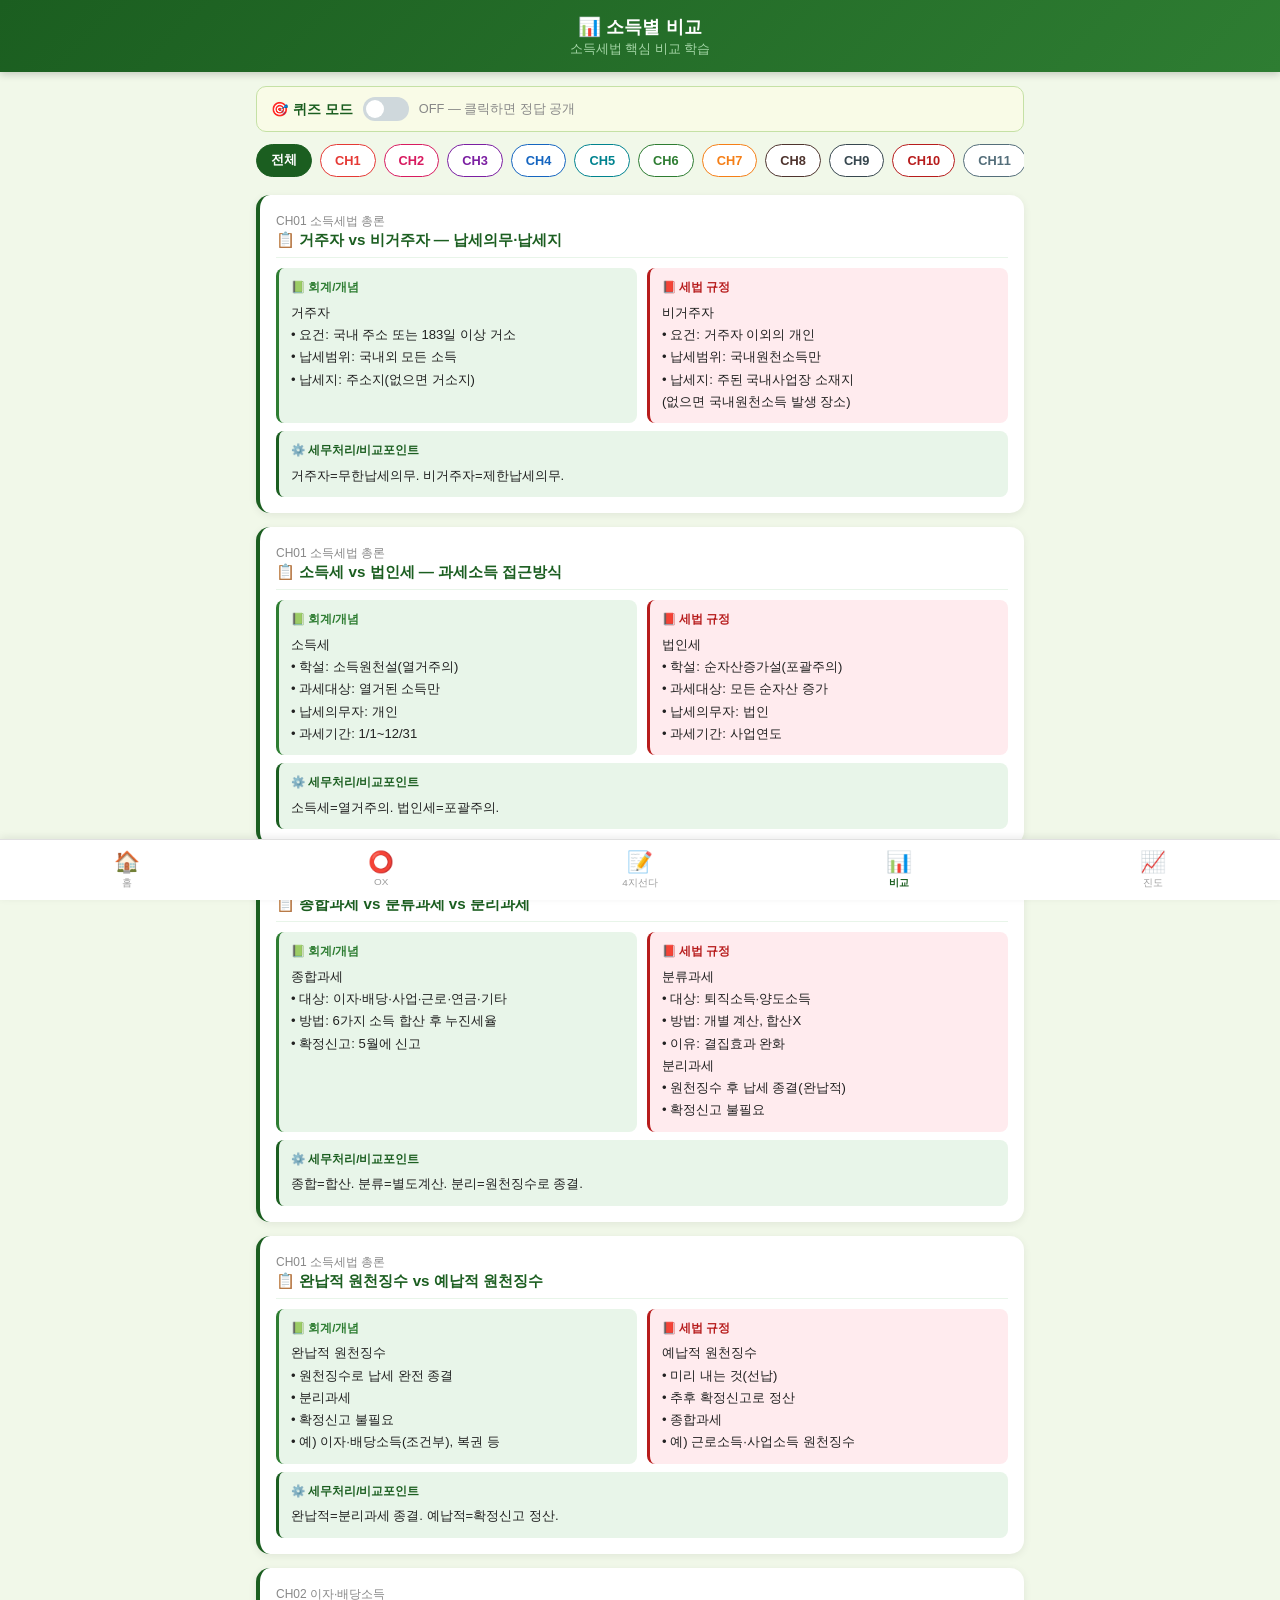
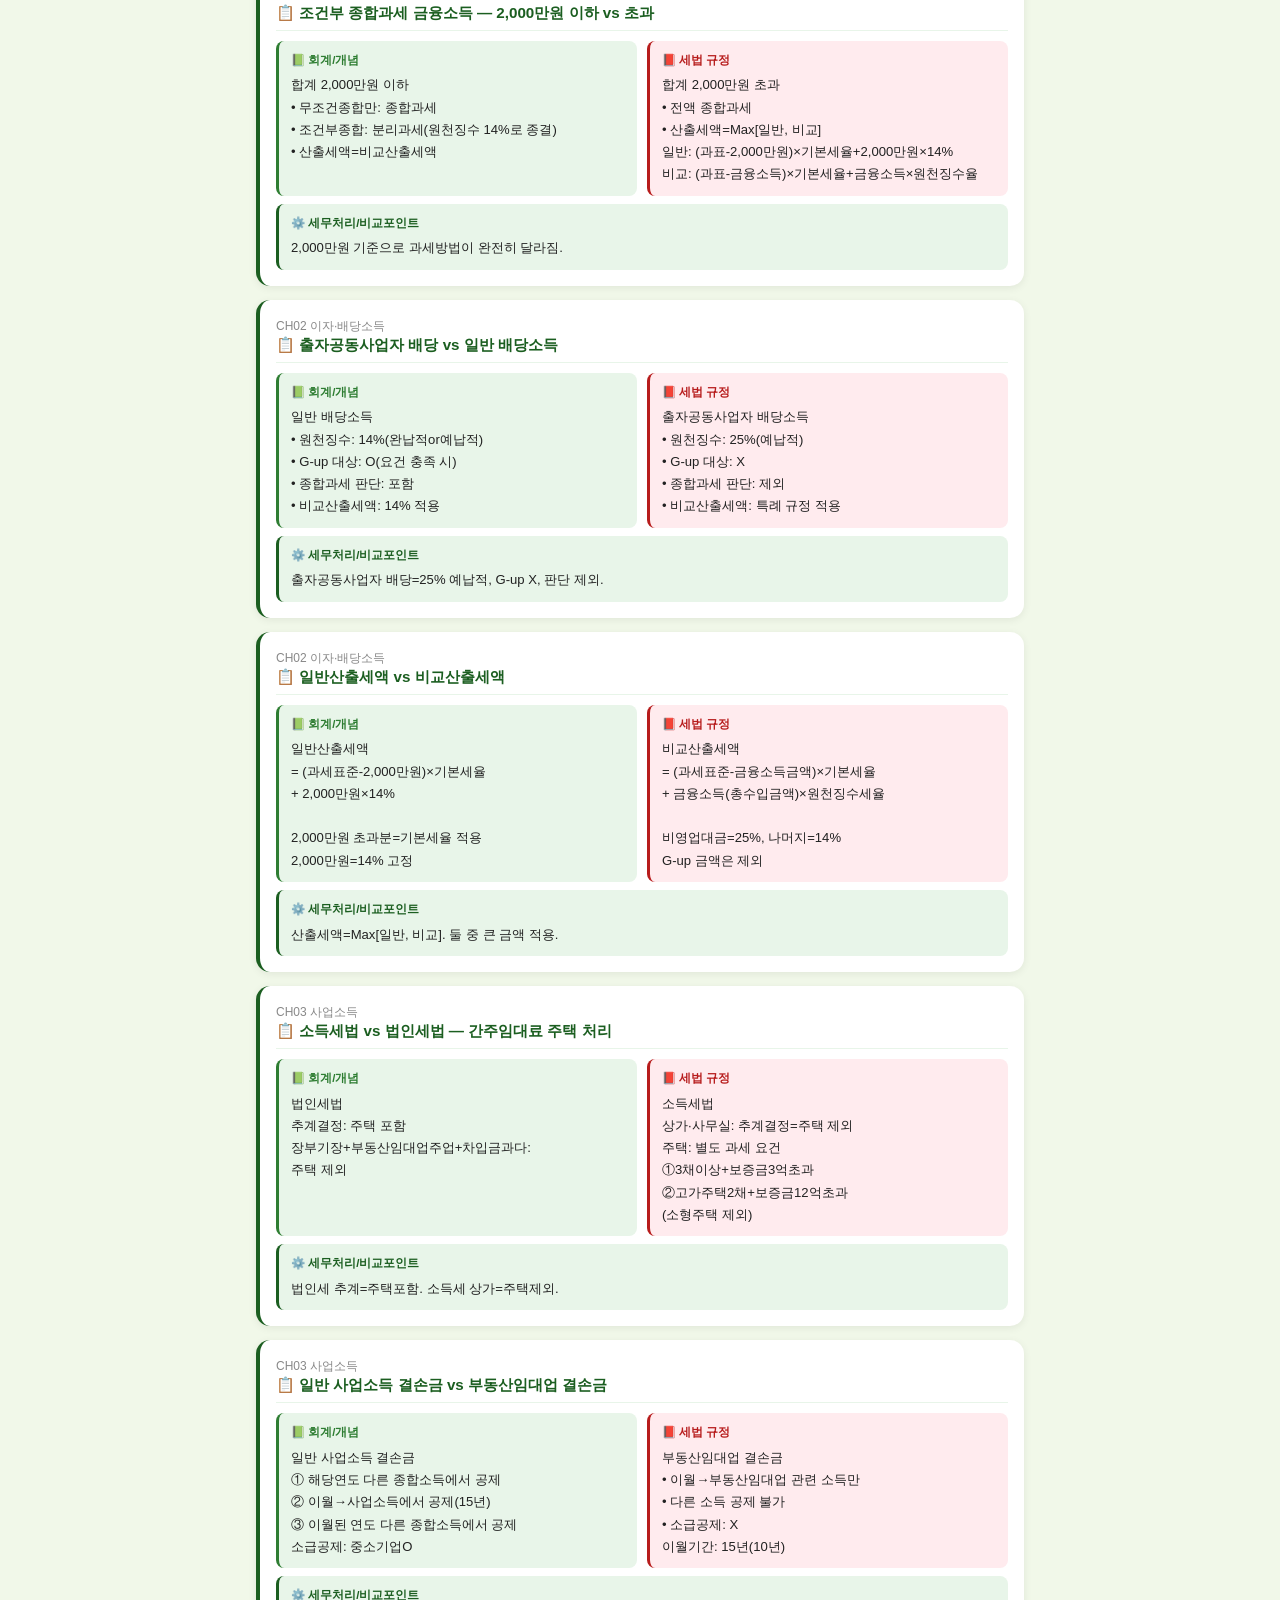
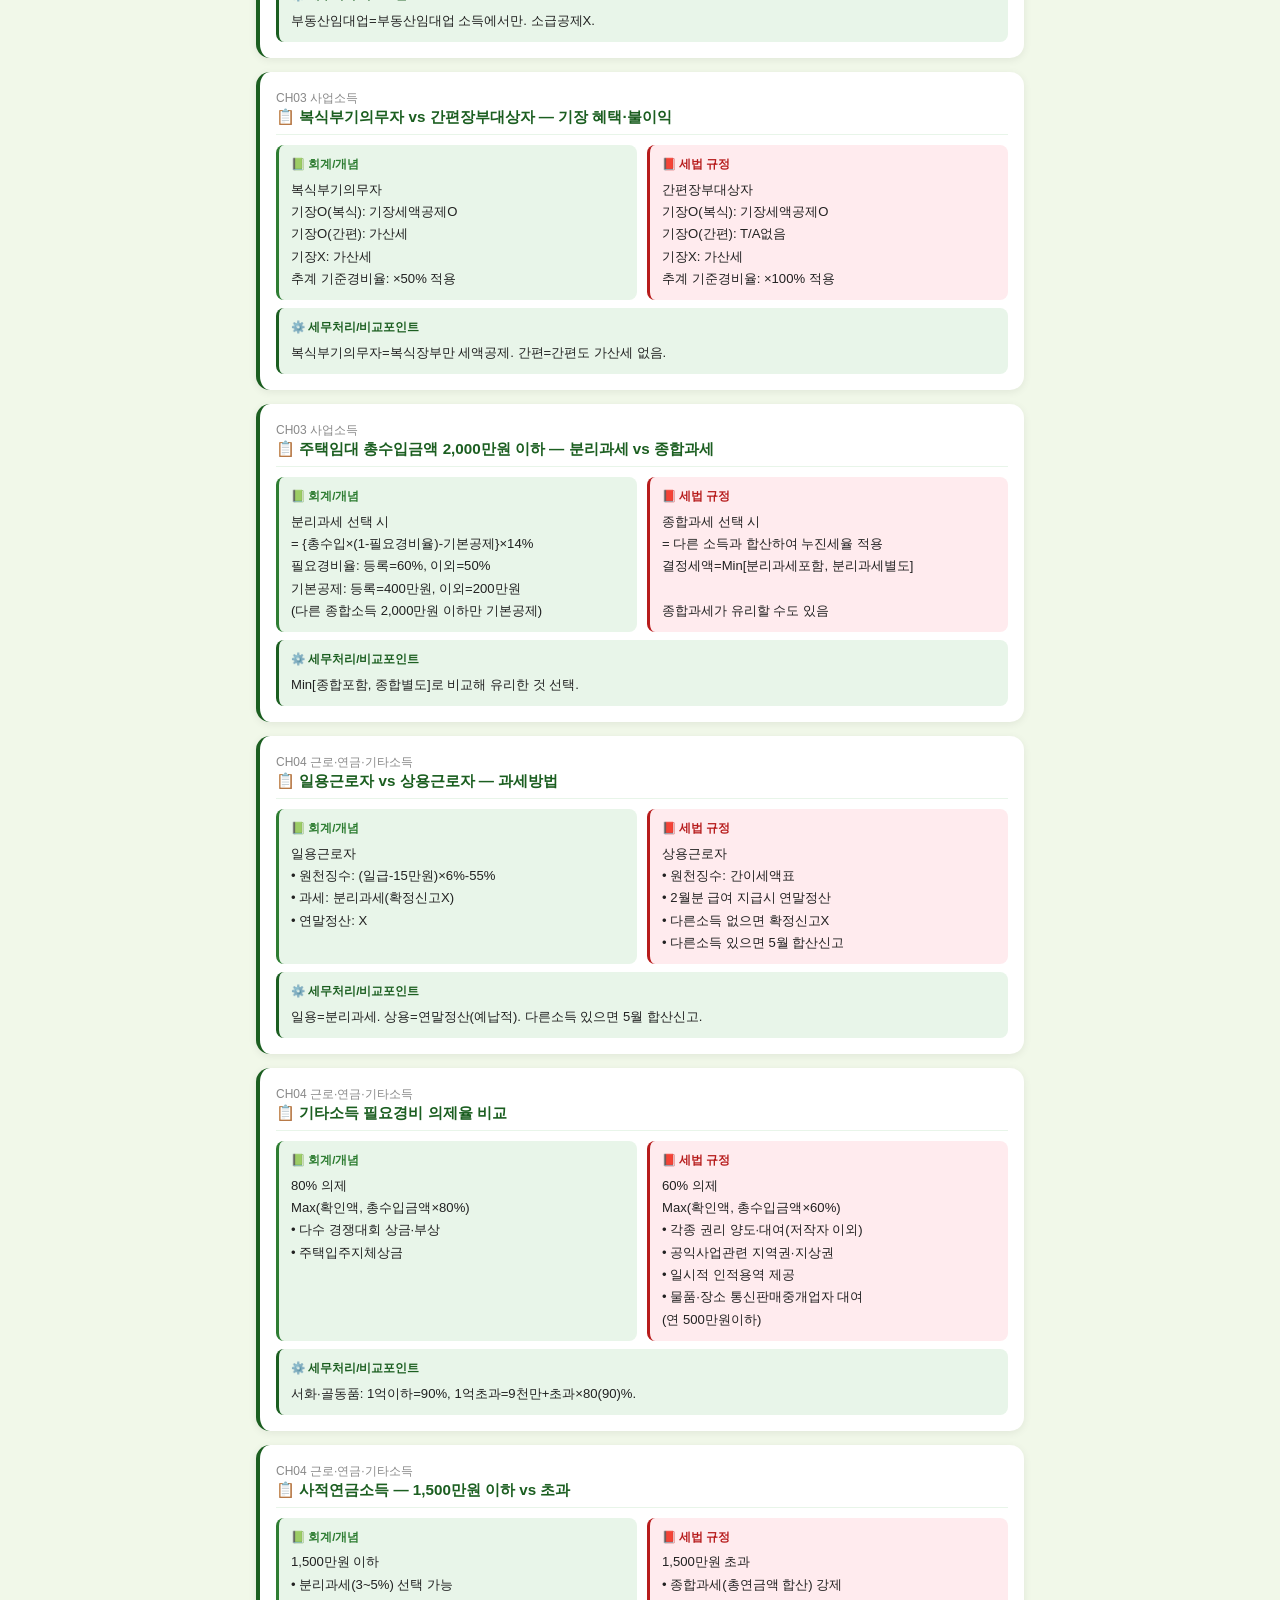
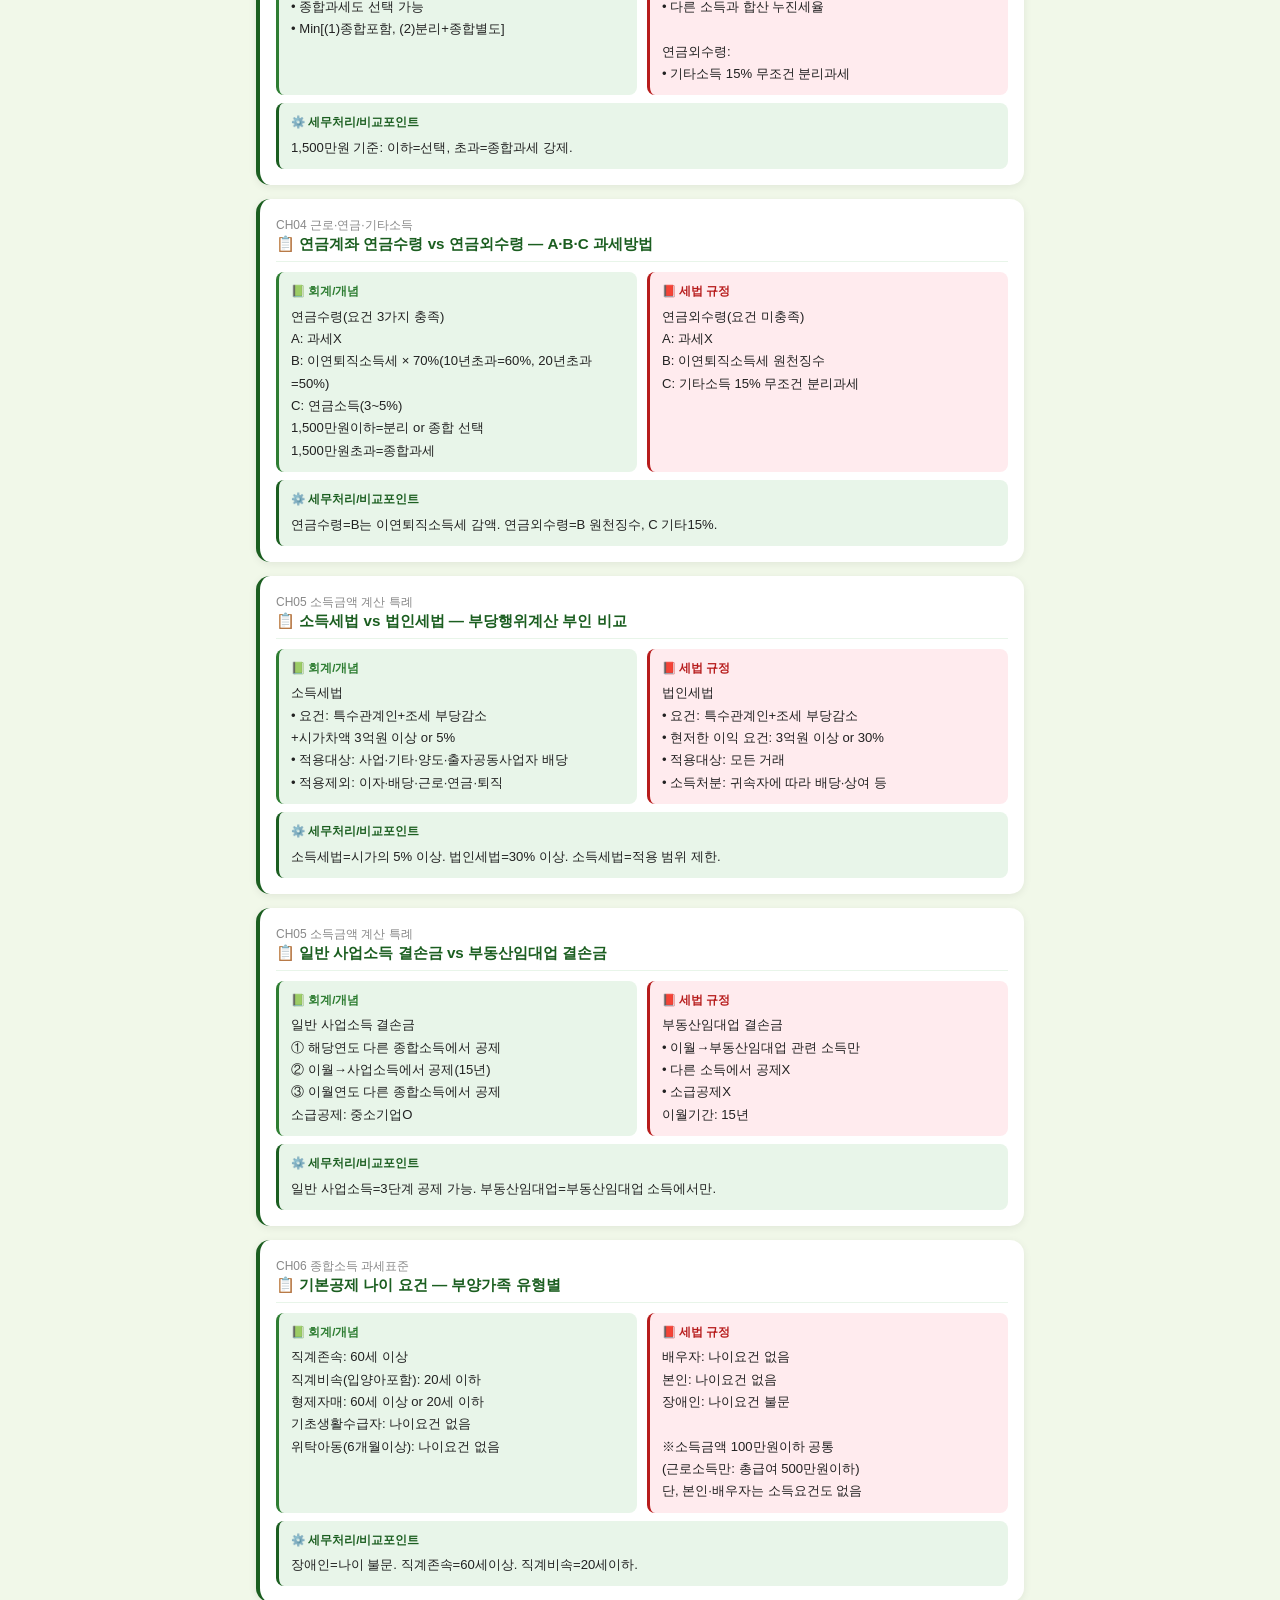
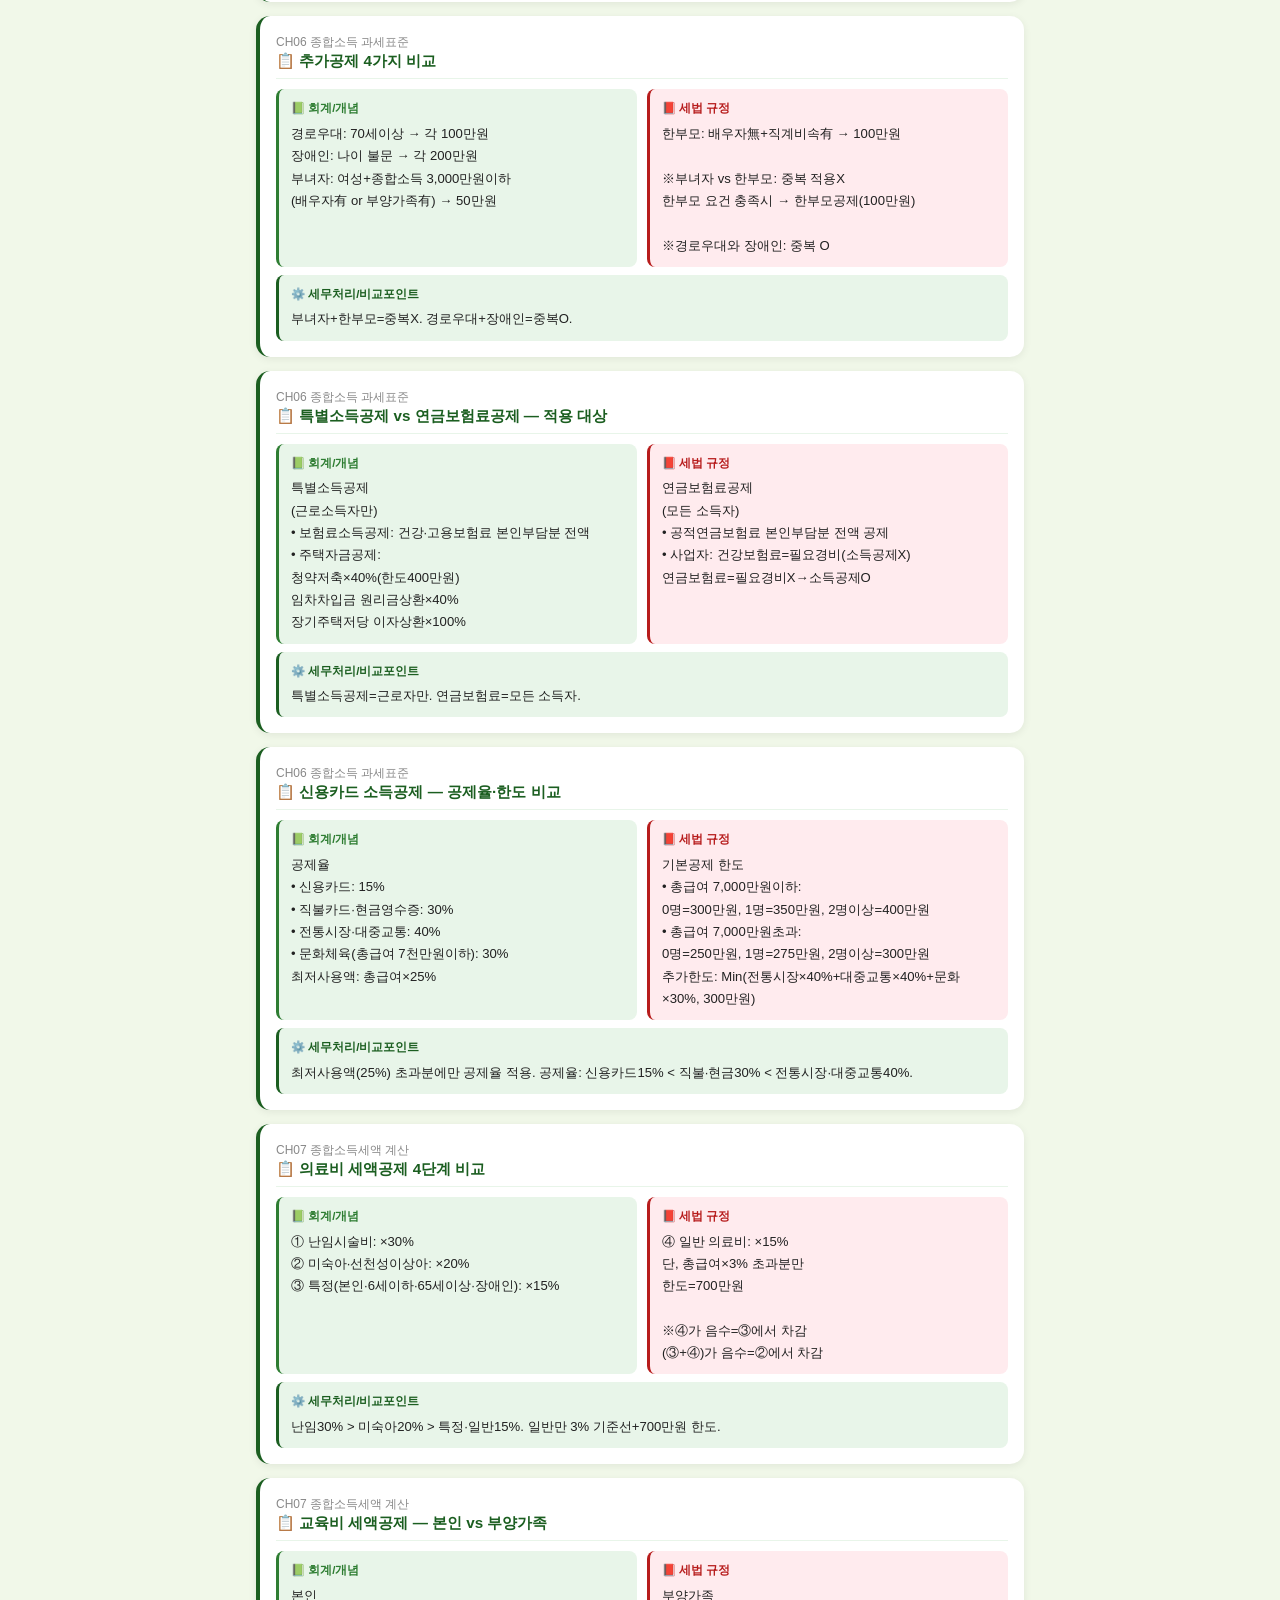
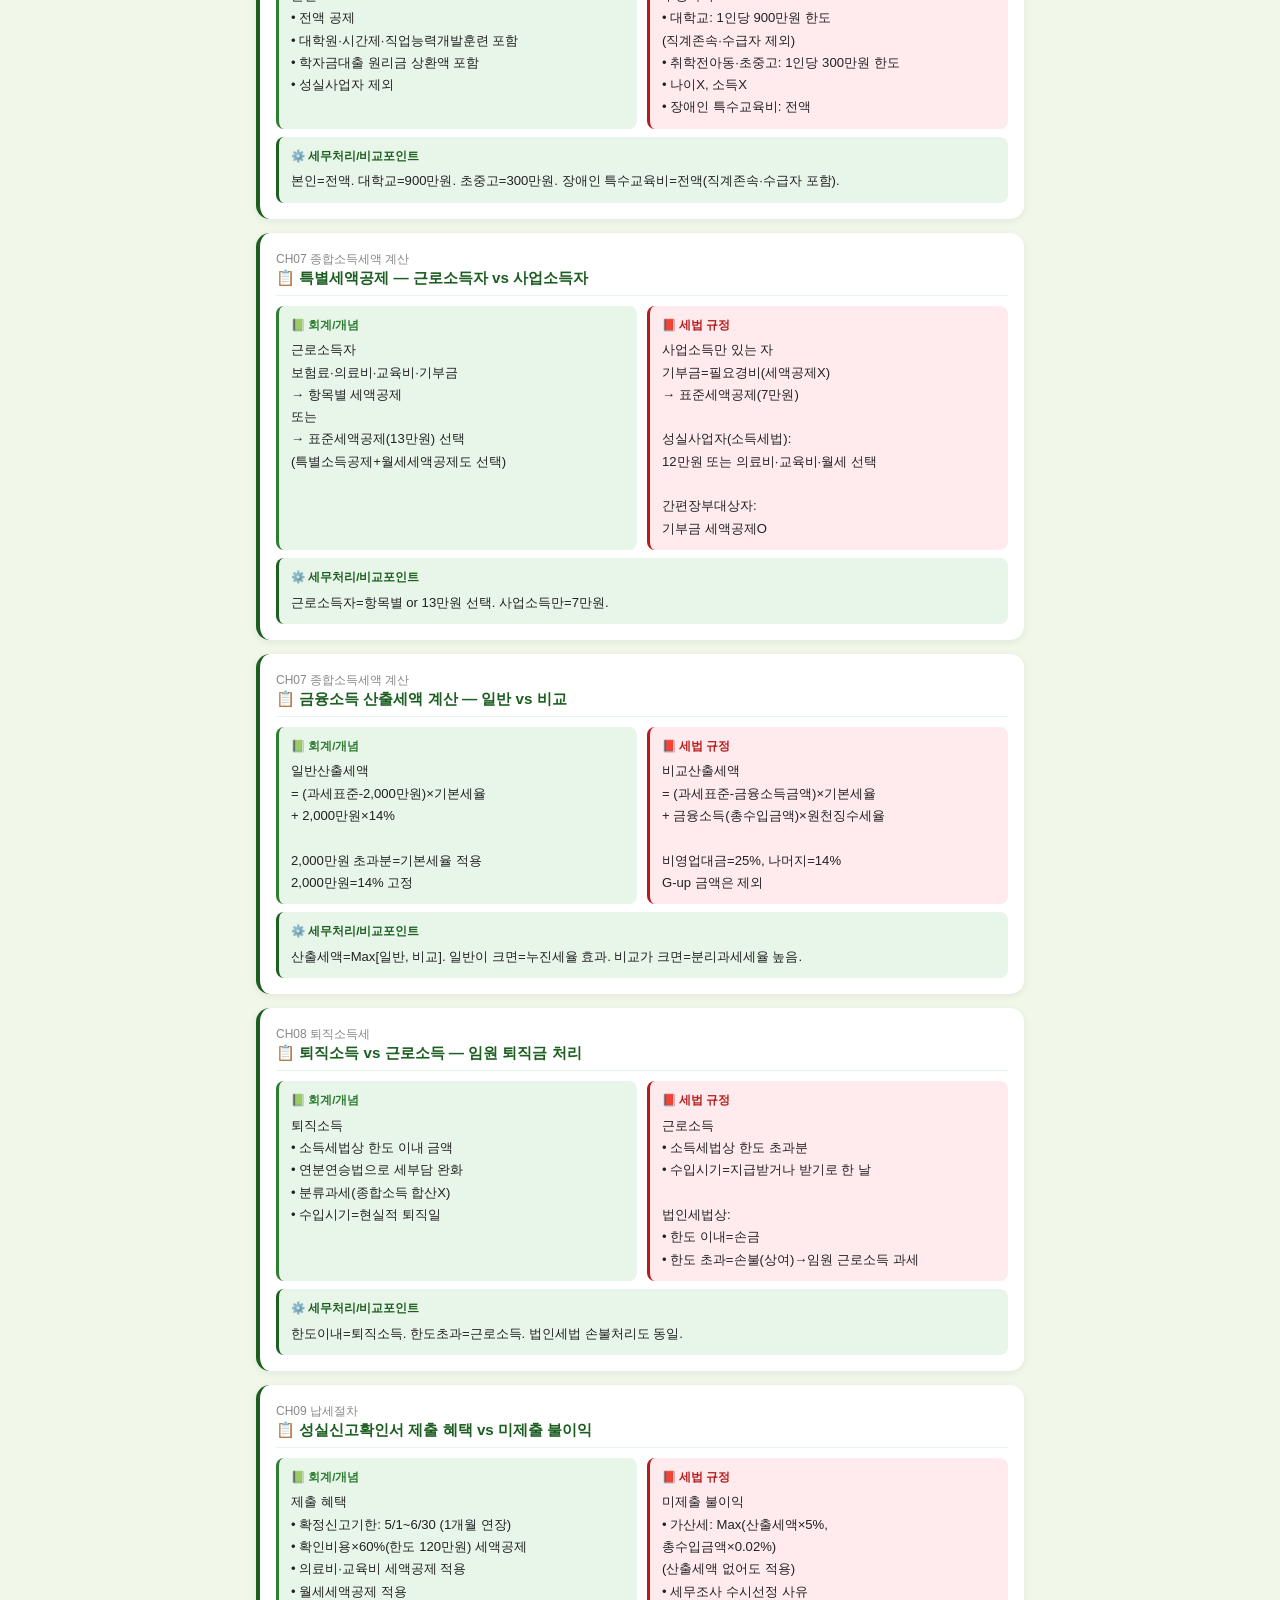
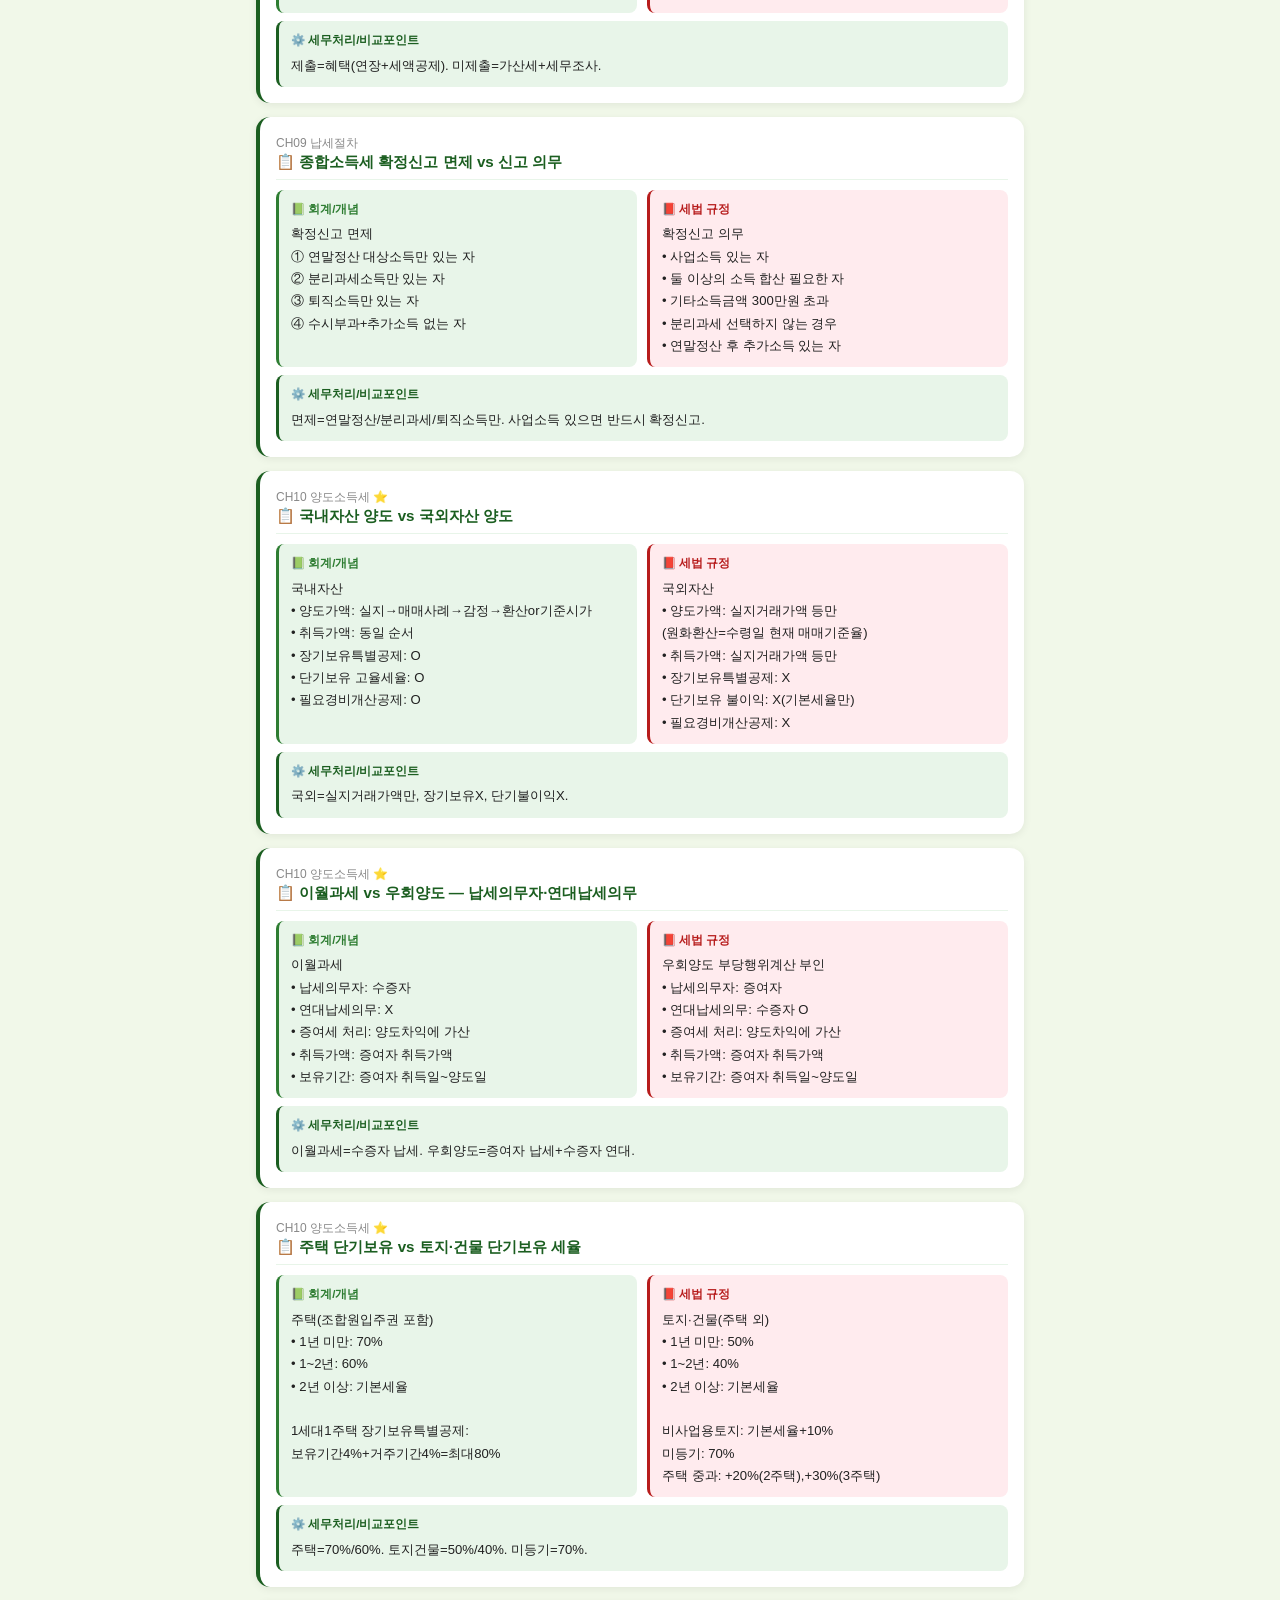
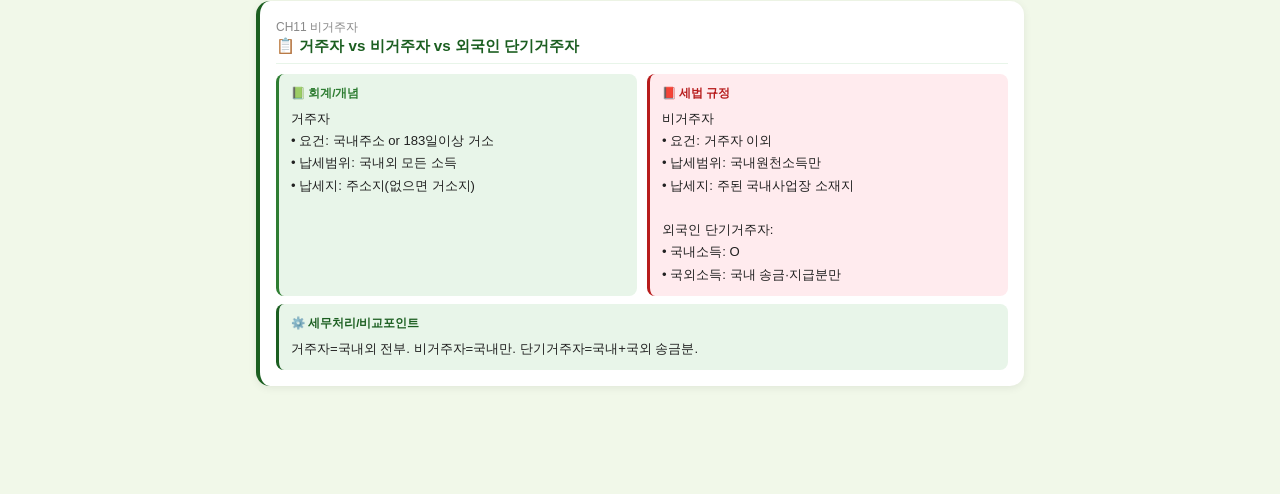
<file: compare.html>
<!DOCTYPE html>
<html lang="ko">
<head>
  <meta charset="UTF-8">
  <meta name="viewport" content="width=device-width, initial-scale=1.0">
  <title>소득별 비교 | 소득세법</title>
  <link rel="stylesheet" href="style.css">
  <style>
    .compare-card{background:white;border-radius:14px;padding:16px;margin-bottom:14px;box-shadow:0 2px 8px rgba(0,0,0,0.07);border-left:4px solid #1B5E20;}
    .compare-item-title{font-size:0.95rem;font-weight:bold;color:#1B5E20;margin-bottom:10px;padding-bottom:6px;border-bottom:1px solid #E8F5E9;}
    .compare-row{display:grid;grid-template-columns:1fr 1fr;gap:10px;margin-bottom:8px;}
    .compare-col{border-radius:8px;padding:10px 12px;font-size:0.82rem;line-height:1.7;white-space:pre-line;}
    .col-book{background:#E8F5E9;border-left:3px solid #2E7D32;}
    .col-tax{background:#FFEBEE;border-left:3px solid #B71C1C;}
    .col-adj{background:#E8F5E9;border-left:3px solid #1B5E20;grid-column:span 2;}
    .col-label{font-size:0.72rem;font-weight:bold;margin-bottom:4px;display:block;}
    .col-book .col-label{color:#2E7D32;} .col-tax .col-label{color:#B71C1C;} .col-adj .col-label{color:#1B5E20;}
    .ch-filter-wrap{display:flex;gap:8px;overflow-x:auto;padding-bottom:4px;margin-bottom:14px;}
    .ch-filter-btn{padding:7px 14px;border:1.5px solid #C5E1A5;border-radius:20px;font-size:0.8rem;font-weight:bold;cursor:pointer;white-space:nowrap;background:white;color:#1B5E20;font-family:inherit;flex-shrink:0;transition:all 0.15s;}
    .ch-filter-btn.active{background:#1B5E20;color:white;border-color:#1B5E20;}
    .quiz-toggle-wrap{display:flex;align-items:center;gap:10px;margin-bottom:12px;padding:10px 14px;background:#F9FBE7;border-radius:10px;border:1.5px solid #C5E1A5;}
    .quiz-toggle-wrap label{font-size:0.88rem;font-weight:bold;color:#1B5E20;}
    .toggle-switch{position:relative;width:46px;height:24px;cursor:pointer;}
    .toggle-switch input{display:none;}
    .toggle-slider{position:absolute;top:0;left:0;right:0;bottom:0;background:#CFD8DC;border-radius:24px;transition:0.3s;}
    .toggle-slider::before{content:'';position:absolute;height:18px;width:18px;left:3px;bottom:3px;background:white;border-radius:50%;transition:0.3s;}
    .toggle-switch input:checked+.toggle-slider{background:#1B5E20;}
    .toggle-switch input:checked+.toggle-slider::before{transform:translateX(22px);}
    .quiz-hidden{filter:blur(5px);user-select:none;cursor:pointer;transition:filter 0.2s;}
    .quiz-hidden.revealed{filter:none;cursor:default;}
  </style>
</head>
<body>

<div class="header">
  <h1>📊 소득별 비교</h1>
  <div class="sub">소득세법 핵심 비교 학습</div>
</div>

<div class="container">
  <div class="quiz-toggle-wrap">
    <label>🎯 퀴즈 모드</label>
    <label class="toggle-switch">
      <input type="checkbox" id="quizMode" onchange="toggleQuizMode()">
      <span class="toggle-slider"></span>
    </label>
    <span style="font-size:0.8rem;color:#888;" id="quizModeLabel">OFF — 클릭하면 정답 공개</span>
  </div>
  <div class="ch-filter-wrap" id="chFilterWrap"></div>
  <div id="compareList"></div>
</div>

<div class="bottom-nav">
  <button class="nav-btn" onclick="location.href='index.html'"><span class="icon">🏠</span>홈</button>
  <button class="nav-btn" onclick="location.href='ox.html'"><span class="icon">⭕</span>OX</button>
  <button class="nav-btn" onclick="location.href='choice.html'"><span class="icon">📝</span>4지선다</button>
  <button class="nav-btn active" onclick="location.href='compare.html'"><span class="icon">📊</span>비교</button>
  <button class="nav-btn" onclick="location.href='progress.html'"><span class="icon">📈</span>진도</button>
</div>

<script src="data/ch01.js"></script>
<script src="data/ch02.js"></script>
<script src="data/ch03.js"></script>
<script src="data/ch04.js"></script>
<script src="data/ch05.js"></script>
<script src="data/ch06.js"></script>
<script src="data/ch07.js"></script>
<script src="data/ch08.js"></script>
<script src="data/ch09.js"></script>
<script src="data/ch10.js"></script>
<script src="data/ch11.js"></script>
<script src="app.js"></script>
<script>
let currentFilter='ALL',isQuizMode=false;

function init(){buildFilter();renderList('ALL');}

function buildFilter(){
  const wrap=document.getElementById('chFilterWrap');wrap.innerHTML='';
  const colors=['#E53935','#D81B60','#7B1FA2','#1565C0','#00838F','#2E7D32','#F57F17','#4E342E','#37474F','#B71C1C','#546E7A'];
  const allBtn=document.createElement('button');allBtn.className='ch-filter-btn active';allBtn.textContent='전체';allBtn.onclick=()=>setFilter('ALL',allBtn);wrap.appendChild(allBtn);
  CHAPTER_LIST.forEach((ch,i)=>{
    const data=getTypeData(ch.key,'compare');if(!data.length)return;
    const btn=document.createElement('button');btn.className='ch-filter-btn';btn.textContent=`CH${i+1}`;btn.style.borderColor=colors[i];btn.style.color=colors[i];btn.onclick=()=>setFilter(ch.key,btn);wrap.appendChild(btn);
  });
}

function setFilter(key,btnEl){
  currentFilter=key;document.querySelectorAll('.ch-filter-btn').forEach(b=>b.classList.remove('active'));btnEl.classList.add('active');renderList(key);
}

function renderList(filter){
  const list=document.getElementById('compareList');list.innerHTML='';
  let items=[];
  if(filter==='ALL'){CHAPTER_LIST.forEach(ch=>{getTypeData(ch.key,'compare').forEach(d=>items.push({...d,_chKey:ch.key,_chLabel:ch.label}));});}
  else{const ch=CHAPTER_LIST.find(c=>c.key===filter);getTypeData(filter,'compare').forEach(d=>items.push({...d,_chKey:filter,_chLabel:ch?.label||filter}));}
  if(!items.length){list.innerHTML='<div style="text-align:center;color:#aaa;padding:20px;">해당 챕터에 비교 항목이 없습니다</div>';return;}
  items.forEach((item,i)=>{
    const card=document.createElement('div');card.className='compare-card';
    const taxId=`tax_${i}`,adjId=`adj_${i}`;
    const taxClass=isQuizMode?'compare-col col-tax quiz-hidden':'compare-col col-tax';
    const adjClass=isQuizMode?'compare-col col-adj quiz-hidden':'compare-col col-adj';
    const taxClick=isQuizMode?`onclick="reveal('${taxId}')"`:'' ;
    const adjClick=isQuizMode?`onclick="reveal('${adjId}')"`:'' ;
    card.innerHTML=`<div class="compare-item-title"><span style="font-size:0.75rem;color:#888;font-weight:normal;">${item._chLabel}</span><br>📋 ${item.item}</div><div class="compare-row"><div class="compare-col col-book"><span class="col-label">📗 회계/개념</span>${item.book}</div><div class="${taxClass}" id="${taxId}" ${taxClick}><span class="col-label">📕 세법 규정</span>${isQuizMode?'👆 탭하여 확인'+'<div style="display:none" class="tax-content">'+item.tax+'</div>':item.tax}</div></div><div class="${adjClass}" id="${adjId}" ${adjClick}><span class="col-label">⚙️ 세무처리/비교포인트</span>${isQuizMode?'👆 탭하여 확인'+'<div style="display:none" class="adj-content">'+item.adj+'</div>':item.adj}</div>`;
    list.appendChild(card);
  });
}

function toggleQuizMode(){
  isQuizMode=document.getElementById('quizMode').checked;
  document.getElementById('quizModeLabel').textContent=isQuizMode?'ON — 클릭하면 정답 공개':'OFF — 클릭하면 정답 공개';
  renderList(currentFilter);
}

function reveal(id){
  const el=document.getElementById(id);if(!el||el.classList.contains('revealed'))return;
  el.classList.add('revealed');
  const taxContent=el.querySelector('.tax-content'),adjContent=el.querySelector('.adj-content');
  const label=el.querySelector('.col-label');
  if(taxContent){el.innerHTML='';if(label)el.appendChild(label);el.innerHTML+=taxContent.textContent;}
  else if(adjContent){el.innerHTML='';if(label)el.appendChild(label);el.innerHTML+=adjContent.textContent;}
  showToast('✅ 정답 공개!');
}

init();
</script>
</body>
</html>
</file>
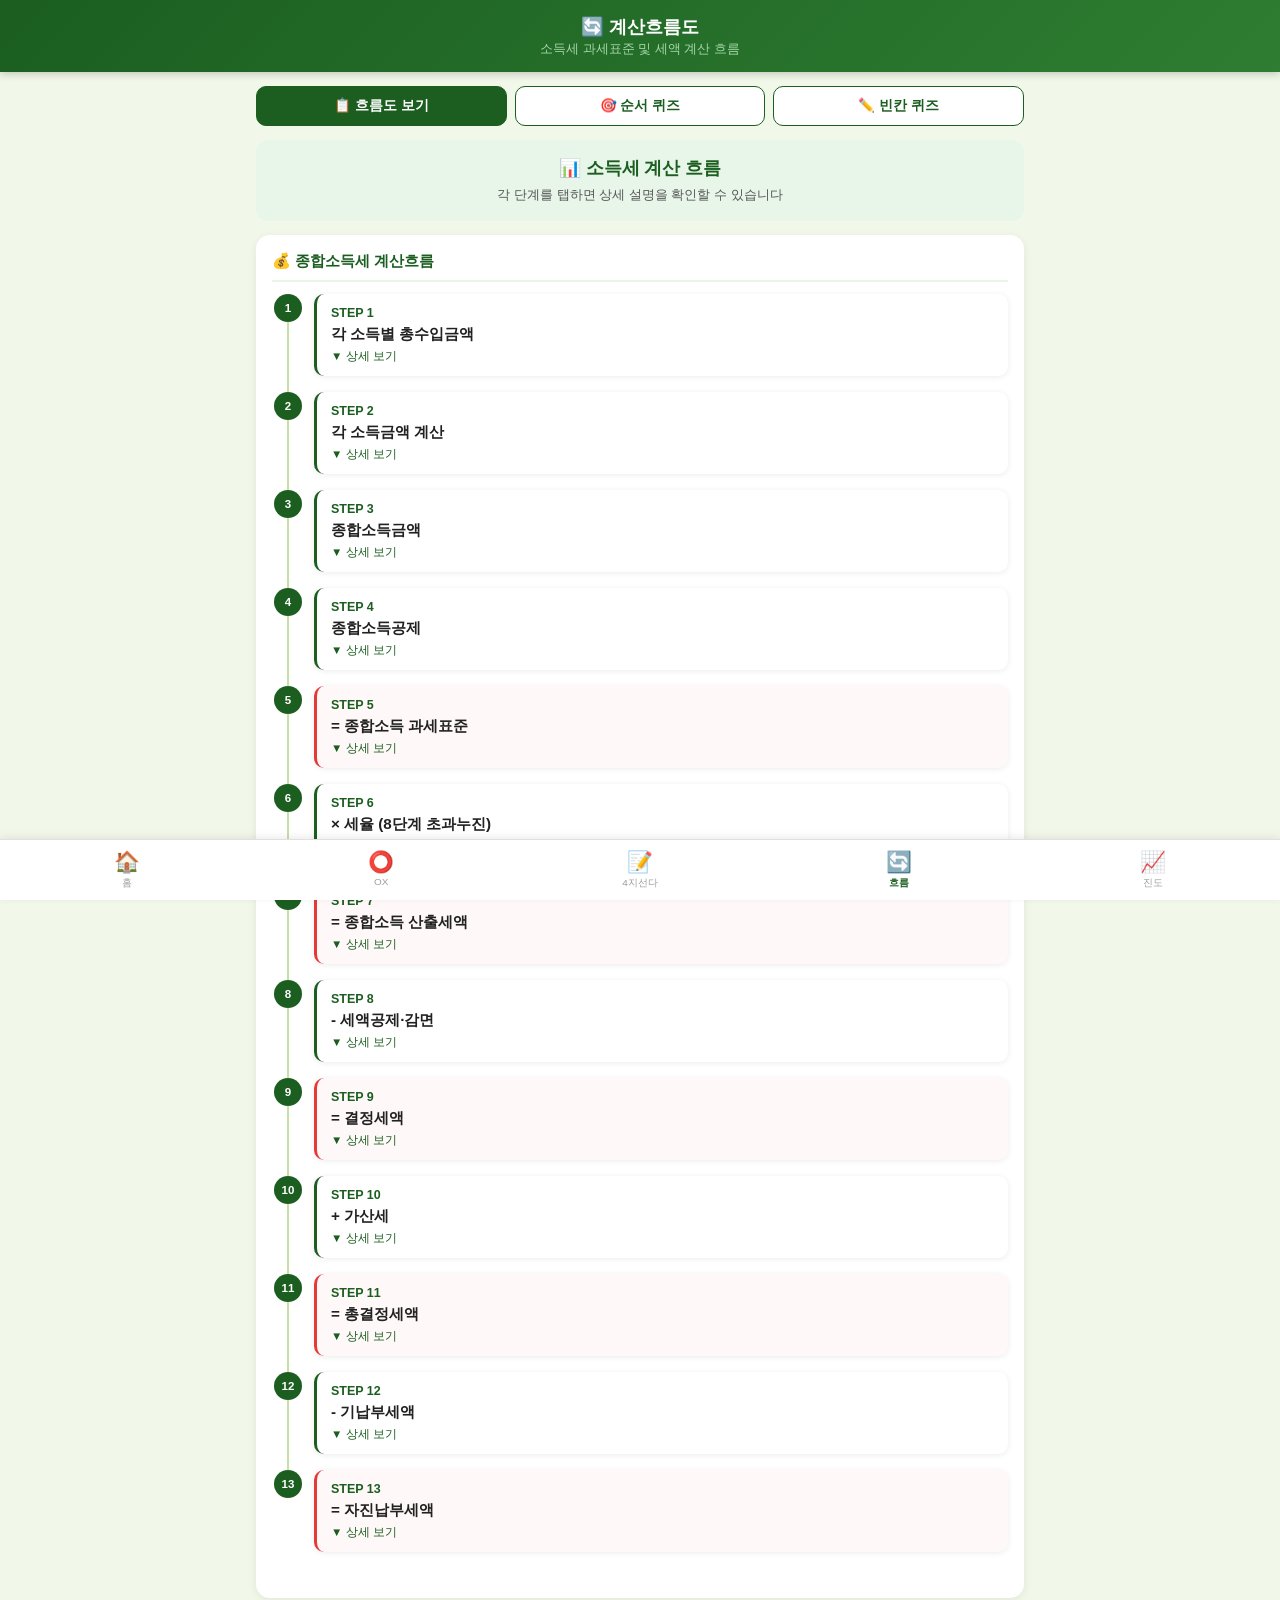
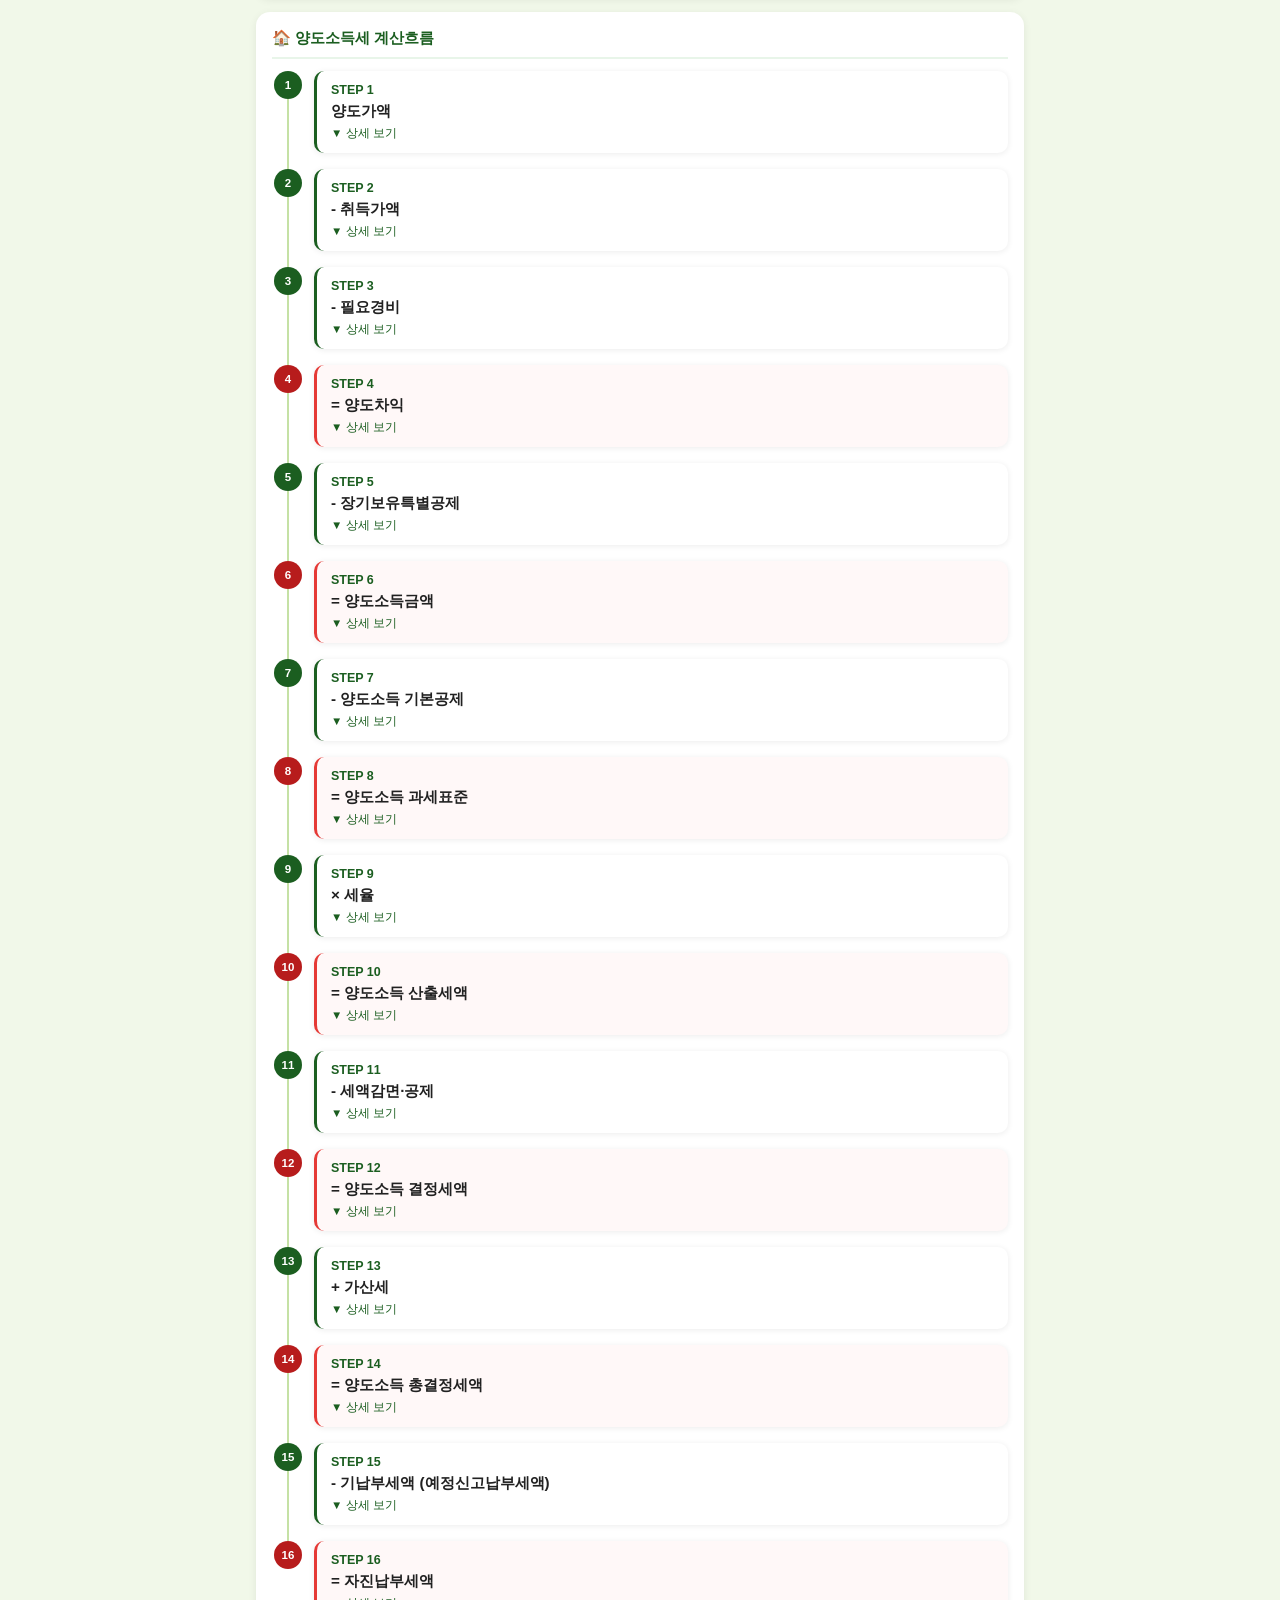
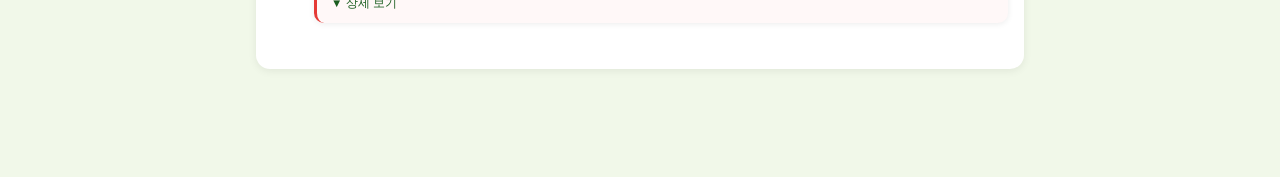
<file: flow.html>
<!DOCTYPE html>
<html lang="ko">
<head>
  <meta charset="UTF-8">
  <meta name="viewport" content="width=device-width, initial-scale=1.0">
  <title>계산흐름도 | 소득세법</title>
  <link rel="stylesheet" href="style.css">
  <style>
    .flow-container{display:flex;flex-direction:column;gap:0;margin-bottom:14px;}
    .flow-item{display:flex;align-items:stretch;gap:0;}
    .flow-step-num{width:32px;flex-shrink:0;display:flex;flex-direction:column;align-items:center;}
    .step-circle{width:28px;height:28px;border-radius:50%;background:#1B5E20;color:white;font-size:0.72rem;font-weight:bold;display:flex;align-items:center;justify-content:center;flex-shrink:0;z-index:1;}
    .step-line{width:2px;flex:1;background:#C5E1A5;margin:0 auto;}
    .flow-content{flex:1;margin-left:10px;padding-bottom:16px;}
    .flow-box{background:white;border-radius:10px;padding:12px 14px;box-shadow:0 1px 6px rgba(0,0,0,0.08);border-left:3px solid #1B5E20;cursor:pointer;transition:background 0.15s;}
    .flow-box:hover{background:#F9FBE7;}
    .flow-box.result-box{border-left-color:#E53935;background:#FFF8F8;}
    .flow-box .fl-label{font-size:0.78rem;color:#1B5E20;font-weight:bold;margin-bottom:4px;}
    .flow-box .fl-title{font-size:0.95rem;font-weight:bold;color:#212121;}
    .flow-box .fl-desc{font-size:0.8rem;color:#777;margin-top:4px;line-height:1.5;display:none;white-space:pre-line;}
    .flow-box.expanded .fl-desc{display:block;}
    .flow-box .fl-expand{font-size:0.72rem;color:#1B5E20;margin-top:4px;}
    .flow-quiz-card{background:white;border-radius:14px;padding:16px;margin-bottom:12px;box-shadow:0 2px 8px rgba(0,0,0,0.07);border-left:4px solid #37474F;}
    .flow-quiz-q{font-size:0.9rem;font-weight:bold;color:#333;margin-bottom:12px;line-height:1.6;}
    .flow-opts{display:flex;flex-direction:column;gap:8px;}
    .flow-opt{padding:11px 14px;border:1.5px solid #E0E0E0;border-radius:8px;background:#F9F9F9;font-size:0.85rem;cursor:pointer;font-family:inherit;text-align:left;transition:all 0.15s;white-space:pre-line;}
    .flow-opt:hover:not(:disabled){background:#E8F5E9;border-color:#2E7D32;}
    .flow-opt.correct{background:#C8E6C9;border-color:#2E7D32;color:#1B5E20;font-weight:bold;}
    .flow-opt.wrong{background:#FFCDD2;border-color:#B71C1C;color:#B71C1C;}
    .flow-opt:disabled{cursor:default;}
    .mode-tabs{display:flex;gap:8px;margin-bottom:14px;}
    .mode-tab{flex:1;padding:10px;border:1.5px solid #1B5E20;border-radius:10px;font-size:0.85rem;font-weight:bold;cursor:pointer;background:white;color:#1B5E20;font-family:inherit;transition:all 0.15s;}
    .mode-tab.active{background:#1B5E20;color:white;}
    .complete-box{background:#E8F5E9;border-radius:12px;padding:16px;text-align:center;margin-bottom:14px;}
    .complete-box .co-title{font-size:1.1rem;font-weight:bold;color:#1B5E20;margin-bottom:4px;}
    .complete-box .co-desc{font-size:0.82rem;color:#555;line-height:1.6;}
  </style>
</head>
<body>

<div class="header">
  <h1>🔄 계산흐름도</h1>
  <div class="sub">소득세 과세표준 및 세액 계산 흐름</div>
</div>

<div class="container">
  <div class="mode-tabs">
    <button class="mode-tab active" id="tabView" onclick="setMode('view')">📋 흐름도 보기</button>
    <button class="mode-tab" id="tabQuiz" onclick="setMode('quiz')">🎯 순서 퀴즈</button>
    <button class="mode-tab" id="tabFill" onclick="setMode('fill')">✏️ 빈칸 퀴즈</button>
  </div>

  <div id="viewMode">
    <div class="complete-box">
      <div class="co-title">📊 소득세 계산 흐름</div>
      <div class="co-desc">각 단계를 탭하면 상세 설명을 확인할 수 있습니다</div>
    </div>

    <!-- 종합소득세 흐름 -->
    <div class="card" style="margin-bottom:14px;">
      <div class="card-title">💰 종합소득세 계산흐름</div>
      <div class="flow-container" id="flowContainer1"></div>
    </div>

    <!-- 양도소득세 흐름 -->
    <div class="card">
      <div class="card-title">🏠 양도소득세 계산흐름</div>
      <div class="flow-container" id="flowContainer2"></div>
    </div>
  </div>

  <div id="quizMode" style="display:none;">
    <div class="complete-box">
      <div class="co-title">🎯 순서 퀴즈</div>
      <div class="co-desc">빈칸에 들어갈 올바른 계산 단계를 선택하세요</div>
    </div>
    <div style="display:flex;justify-content:space-between;font-size:0.85rem;color:#555;margin-bottom:10px;">
      <span id="quizProgress">0 / 0</span><span id="quizScore">점수: 0 / 0</span>
    </div>
    <div class="progress-wrap" style="margin-bottom:12px;">
      <div class="progress-bar" id="quizProgressBar" style="width:0%; background:#37474F;"></div>
    </div>
    <div id="quizContent"></div>
    <div class="bottom-btns" style="margin-top:4px;">
      <button class="btn-next" id="btnQuizNext" onclick="nextQuiz()" disabled>다음 ▶</button>
      <button class="btn-change" onclick="startQuiz()">🔄 다시 풀기</button>
    </div>
  </div>

  <div id="fillMode" style="display:none;">
    <div class="complete-box">
      <div class="co-title">✏️ 빈칸 채우기 퀴즈</div>
      <div class="co-desc">계산 흐름의 빈칸을 직접 입력하세요</div>
    </div>
    <div style="display:flex;justify-content:space-between;font-size:0.85rem;color:#555;margin-bottom:10px;">
      <span id="fillProgress">0 / 0</span><span id="fillScore">점수: 0 / 0</span>
    </div>
    <div class="progress-wrap" style="margin-bottom:12px;">
      <div class="progress-bar" id="fillProgressBar" style="width:0%; background:#4527A0;"></div>
    </div>
    <div id="fillContent"></div>
    <div class="bottom-btns" style="margin-top:4px;">
      <button class="btn-next" id="btnFillNext" onclick="nextFill()" disabled>다음 ▶</button>
      <button class="btn-change" onclick="startFill()">🔄 다시 풀기</button>
    </div>
  </div>
</div>

<div class="bottom-nav">
  <button class="nav-btn" onclick="location.href='index.html'"><span class="icon">🏠</span>홈</button>
  <button class="nav-btn" onclick="location.href='ox.html'"><span class="icon">⭕</span>OX</button>
  <button class="nav-btn" onclick="location.href='choice.html'"><span class="icon">📝</span>4지선다</button>
  <button class="nav-btn active" onclick="location.href='flow.html'"><span class="icon">🔄</span>흐름</button>
  <button class="nav-btn" onclick="location.href='progress.html'"><span class="icon">📈</span>진도</button>
</div>

<script src="data/ch07.js"></script>
<script src="data/ch10.js"></script>
<script src="app.js"></script>
<script>
// 종합소득세 흐름
const FLOW1 = window.CH07?.flow || [];
// 양도소득세 흐름
const FLOW2 = window.CH10?.flow || [];
// 퀴즈용 전체 흐름
const ALL_FLOWS = [...FLOW1.map(f=>({...f,_type:'종합소득세'})), ...FLOW2.map(f=>({...f,step:f.step+20,_type:'양도소득세'}))];

let currentMode='view',quizItems=[],quizIdx=0,quizCorrect=0,quizTotal=0,quizAnswered=false;
let fillItems=[],fillIdx=0,fillCorrect=0,fillTotal=0,fillAnswered=false;

function init(){renderFlowView();}

function setMode(mode){
  currentMode=mode;
  ['view','quiz','fill'].forEach(m=>{
    document.getElementById(`tab${m.charAt(0).toUpperCase()+m.slice(1)}`).className=`mode-tab ${m===mode?'active':''}`;
    document.getElementById(`${m}Mode`).style.display=m===mode?'block':'none';
  });
  if(mode==='quiz')startQuiz();
  if(mode==='fill')startFill();
}

function renderFlowView(){
  renderFlow(FLOW1,'flowContainer1','#1B5E20');
  renderFlow(FLOW2,'flowContainer2','#B71C1C');
}

function renderFlow(flows,containerId,color){
  const container=document.getElementById(containerId);container.innerHTML='';
  flows.forEach((f,i)=>{
    const isLast=(i===flows.length-1),isResult=f.label.startsWith('=');
    const item=document.createElement('div');item.className='flow-item';
    item.innerHTML=`<div class="flow-step-num"><div class="step-circle" style="${isResult?`background:${color};`:''}">${f.step}</div>${!isLast?'<div class="step-line"></div>':''}</div><div class="flow-content"><div class="flow-box ${isResult?'result-box':''}" id="fbox_${containerId}_${i}" onclick="toggleFlow('${containerId}',${i})"><div class="fl-label">STEP ${f.step}</div><div class="fl-title">${f.label}</div><div class="fl-desc">${f.desc}</div><div class="fl-expand">▼ 상세 보기</div></div></div>`;
    container.appendChild(item);
  });
}

function toggleFlow(cid,i){
  const box=document.getElementById(`fbox_${cid}_${i}`);
  const hint=box.querySelector('.fl-expand');
  box.classList.toggle('expanded');
  hint.textContent=box.classList.contains('expanded')?'▲ 접기':'▼ 상세 보기';
}

function startQuiz(){
  const flows=[...FLOW1,...FLOW2];if(!flows.length)return;
  quizItems=[];
  for(let i=0;i<flows.length-1;i++){
    const current=flows[i],correct=flows[i+1];
    const wrongs=shuffle(flows.filter((_,j)=>j!==i+1).map(f=>f.label)).slice(0,3);
    const opts=shuffle([correct.label,...wrongs]);
    quizItems.push({q:`다음 단계 이후에 오는 계산 단계는?\n\n"STEP ${current.step}: ${current.label}"`,opts,answer:correct.label,해설:`STEP ${current.step}: ${current.label}\n→ STEP ${correct.step}: ${correct.label}\n\n${correct.desc}`});
  }
  flows.forEach((f,i)=>{
    const wrongs=shuffle(flows.filter((_,j)=>j!==i).map(fl=>fl.label)).slice(0,3);
    const opts=shuffle([f.label,...wrongs]);
    quizItems.push({q:`STEP ${f.step}에 해당하는 계산 내용은?\n\n설명: "${f.desc}"`,opts,answer:f.label,해설:`STEP ${f.step}: ${f.label}\n${f.desc}`});
  });
  quizItems=shuffle(quizItems);quizIdx=0;quizCorrect=0;quizTotal=0;quizAnswered=false;loadQuizItem();
}

function loadQuizItem(){
  quizAnswered=false;const q=quizItems[quizIdx],t=quizItems.length;
  document.getElementById('quizProgress').textContent=`${quizIdx+1} / ${t}`;
  document.getElementById('quizScore').textContent=`점수: ${quizCorrect} / ${quizTotal}`;
  document.getElementById('quizProgressBar').style.width=`${((quizIdx+1)/t)*100}%`;
  document.getElementById('btnQuizNext').disabled=true;
  const nums=['①','②','③','④'];
  let optsHTML=q.opts.map((opt,i)=>`<button class="flow-opt" id="fopt_${i}" onclick="answerQuiz(${i})">${nums[i]} ${opt}</button>`).join('');
  document.getElementById('quizContent').innerHTML=`<div class="flow-quiz-card"><div class="flow-quiz-q">${q.q}</div><div class="flow-opts">${optsHTML}</div><div id="flowResult" style="font-size:0.88rem;font-weight:bold;padding:6px 0;min-height:24px;"></div><div class="explain-box" id="flowExplain">📖 ${q.해설}</div></div>`;
}

function answerQuiz(optIdx){
  if(quizAnswered)return;quizAnswered=true;
  const q=quizItems[quizIdx],selected=q.opts[optIdx],isCorrect=(selected===q.answer);
  quizTotal++;if(isCorrect)quizCorrect++;
  const resultEl=document.getElementById('flowResult');
  if(isCorrect){resultEl.textContent='✅ 정답입니다!';resultEl.style.color='#1B5E20';document.getElementById(`fopt_${optIdx}`).className='flow-opt correct';}
  else{resultEl.textContent=`❌ 오답! 정답은 [${q.answer}]`;resultEl.style.color='#B71C1C';document.getElementById(`fopt_${optIdx}`).className='flow-opt wrong';for(let i=0;i<q.opts.length;i++){if(q.opts[i]===q.answer)document.getElementById(`fopt_${i}`).className='flow-opt correct';}}
  document.getElementById('flowExplain').classList.add('show');
  for(let i=0;i<q.opts.length;i++){const btn=document.getElementById(`fopt_${i}`);if(btn)btn.disabled=true;}
  document.getElementById('quizScore').textContent=`점수: ${quizCorrect} / ${quizTotal}`;
  document.getElementById('btnQuizNext').disabled=false;
}

function nextQuiz(){quizIdx++;if(quizIdx>=quizItems.length)showQuizResult();else loadQuizItem();}

function showQuizResult(){
  const pct=quizTotal>0?Math.round(quizCorrect/quizTotal*100):0;
  let msg=pct>=90?'🏆 흐름도 완전 암기!':pct>=70?'👍 잘 하셨어요!':'📖 흐름도를 다시 봐요!';
  document.getElementById('quizContent').innerHTML=`<div style="text-align:center;padding:20px 0;"><div style="font-size:2rem;font-weight:bold;color:#1B5E20;margin:8px 0;">${quizCorrect} / ${quizTotal}</div><div style="font-size:1rem;color:#555;">정답률 ${pct}%</div><div style="font-size:1.1rem;font-weight:bold;color:#E65100;margin-top:6px;">${msg}</div></div>`;
  document.getElementById('btnQuizNext').disabled=true;
}

function startFill(){
  const flows=[...FLOW1,...FLOW2];if(!flows.length)return;
  fillItems=shuffle(flows.map(f=>({step:f.step,label:f.label,desc:f.desc,answer:f.label})));
  fillIdx=0;fillCorrect=0;fillTotal=0;fillAnswered=false;loadFillItem();
}

function loadFillItem(){
  fillAnswered=false;const f=fillItems[fillIdx],t=fillItems.length;
  document.getElementById('fillProgress').textContent=`${fillIdx+1} / ${t}`;
  document.getElementById('fillScore').textContent=`점수: ${fillCorrect} / ${fillTotal}`;
  document.getElementById('fillProgressBar').style.width=`${((fillIdx+1)/t)*100}%`;
  document.getElementById('btnFillNext').disabled=true;
  document.getElementById('fillContent').innerHTML=`<div class="flow-quiz-card" style="border-left-color:#4527A0;"><div class="flow-quiz-q">STEP ${f.step}의 계산 내용은 무엇인가요?<br><span style="font-size:0.8rem;color:#777;">${f.desc}</span></div><input type="text" class="blank-input" id="fillInput" placeholder="계산 단계를 입력하세요" onkeydown="if(event.key==='Enter')checkFill()"><button class="btn-save" onclick="checkFill()" style="background:#4527A0;margin-top:8px;">✅ 확인</button><div id="fillResult" style="font-size:0.88rem;font-weight:bold;padding:6px 0;min-height:24px;"></div><div class="explain-box" id="fillExplain">📖 정답: ${f.label}<br>설명: ${f.desc}</div></div>`;
  setTimeout(()=>{const input=document.getElementById('fillInput');if(input)input.focus();},100);
}

function checkFill(){
  if(fillAnswered)return;fillAnswered=true;
  const f=fillItems[fillIdx],input=document.getElementById('fillInput');
  const userVal=input?input.value.trim():'';
  const normalize=s=>s.replace(/\s/g,'').toLowerCase();
  const isCorrect=normalize(userVal)===normalize(f.answer);
  fillTotal++;if(isCorrect)fillCorrect++;
  const resultEl=document.getElementById('fillResult');
  if(isCorrect){resultEl.textContent='✅ 정답입니다!';resultEl.style.color='#1B5E20';if(input)input.className='blank-input correct';}
  else{resultEl.textContent=`❌ 오답! 정답: ${f.answer}`;resultEl.style.color='#B71C1C';if(input){input.className='blank-input wrong';input.value=`${userVal}  →  정답: ${f.answer}`;}}
  document.getElementById('fillExplain').classList.add('show');
  if(input)input.disabled=true;
  const checkBtn=document.querySelector('#fillContent .btn-save');if(checkBtn)checkBtn.disabled=true;
  document.getElementById('fillScore').textContent=`점수: ${fillCorrect} / ${fillTotal}`;
  document.getElementById('btnFillNext').disabled=false;
}

function nextFill(){
  fillIdx++;
  if(fillIdx>=fillItems.length){
    const pct=fillTotal>0?Math.round(fillCorrect/fillTotal*100):0;
    let msg=pct>=90?'🏆 완벽해요!':pct>=70?'👍 잘 하셨어요!':'📖 다시 연습해요!';
    document.getElementById('fillContent').innerHTML=`<div style="text-align:center;padding:20px 0;"><div style="font-size:2rem;font-weight:bold;color:#1B5E20;margin:8px 0;">${fillCorrect} / ${fillTotal}</div><div style="font-size:1rem;color:#555;">정답률 ${pct}%</div><div style="font-size:1.1rem;font-weight:bold;color:#E65100;margin-top:6px;">${msg}</div></div>`;
    document.getElementById('btnFillNext').disabled=true;
  } else loadFillItem();
}

init();
</script>
</body>
</html>
</file>
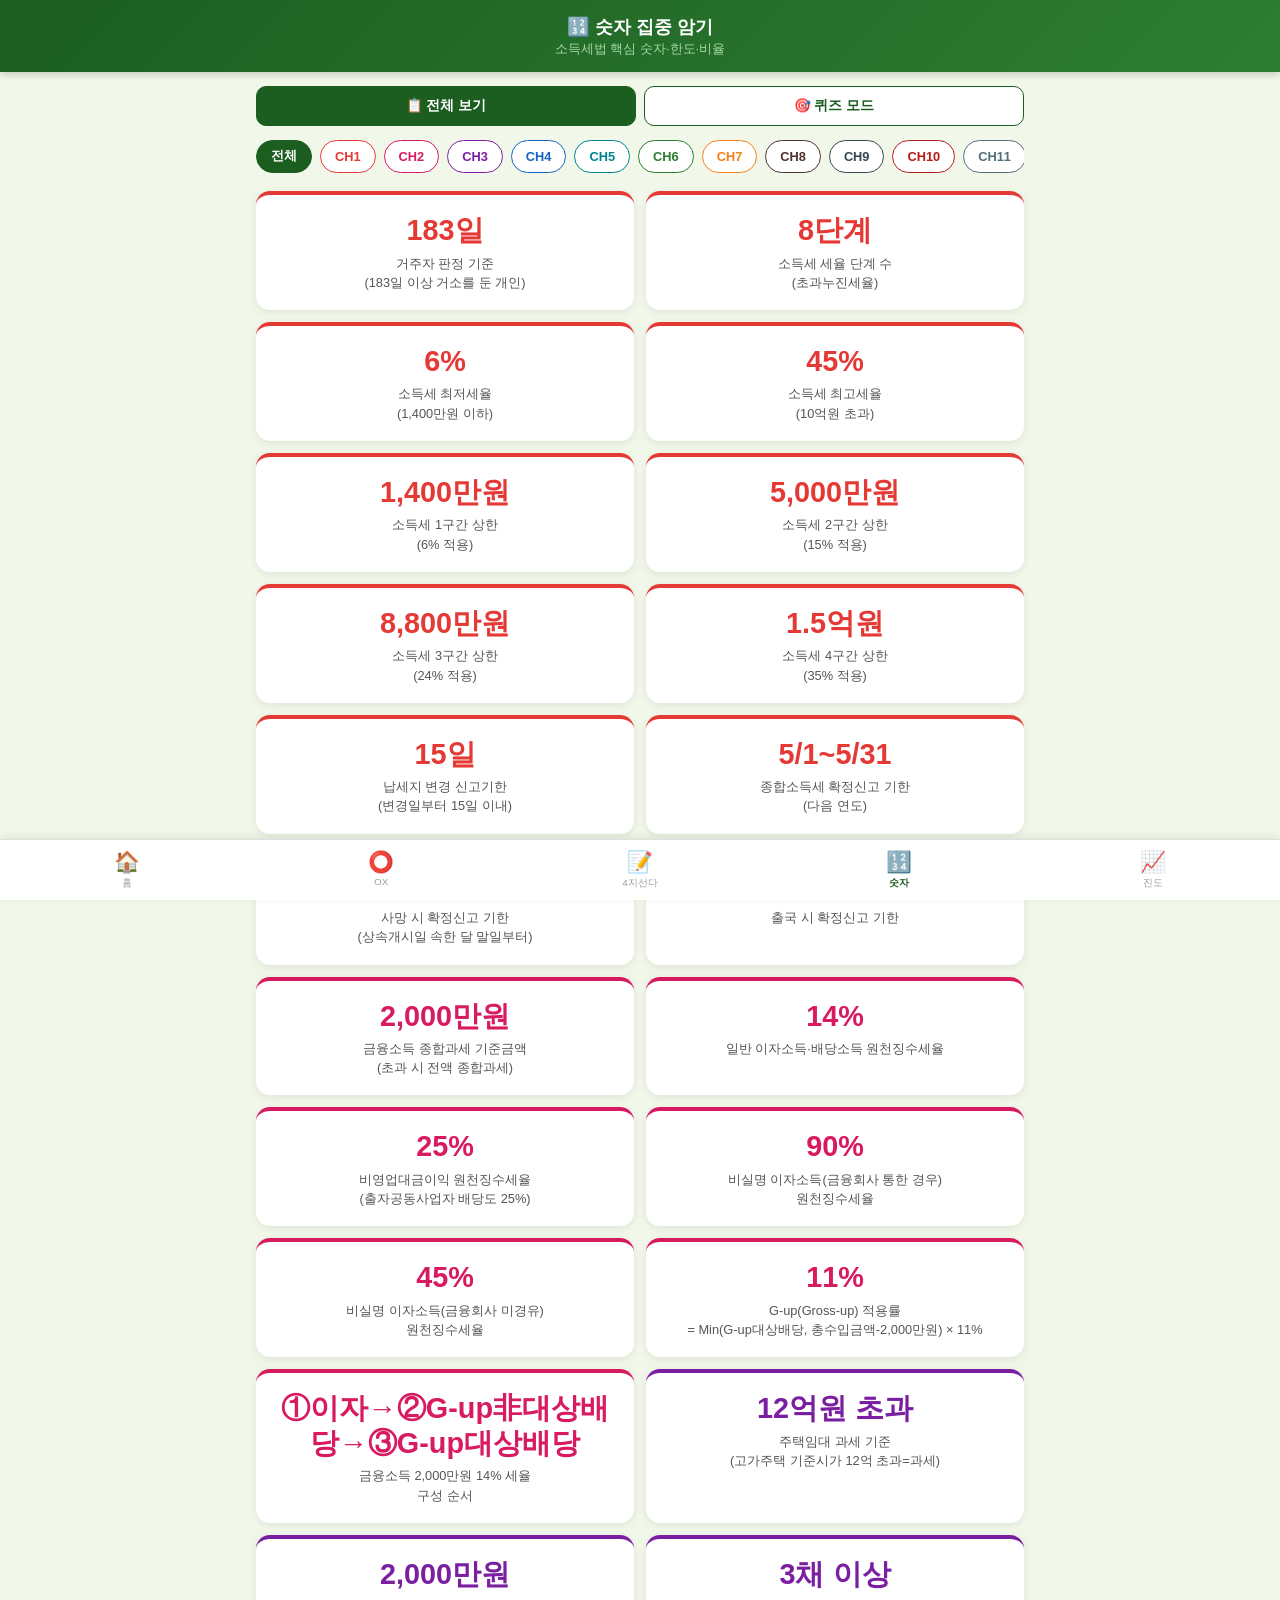
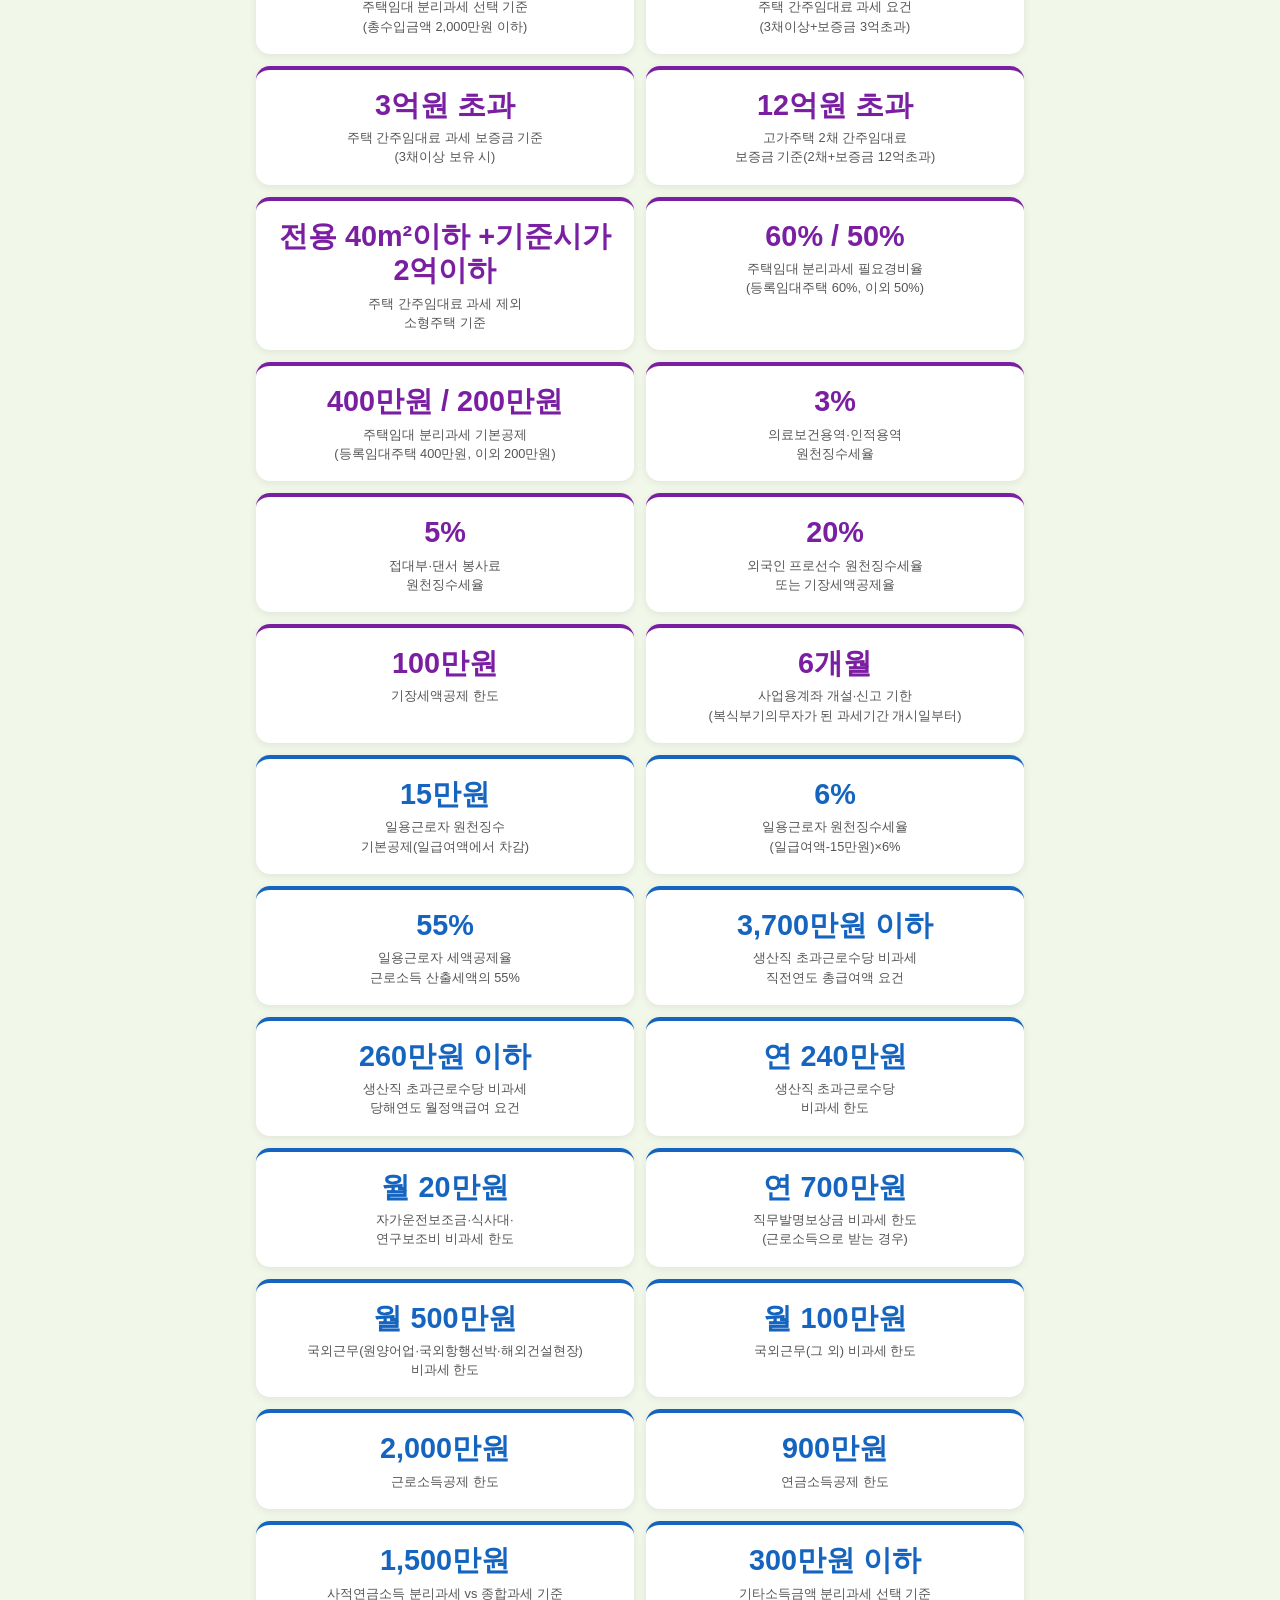
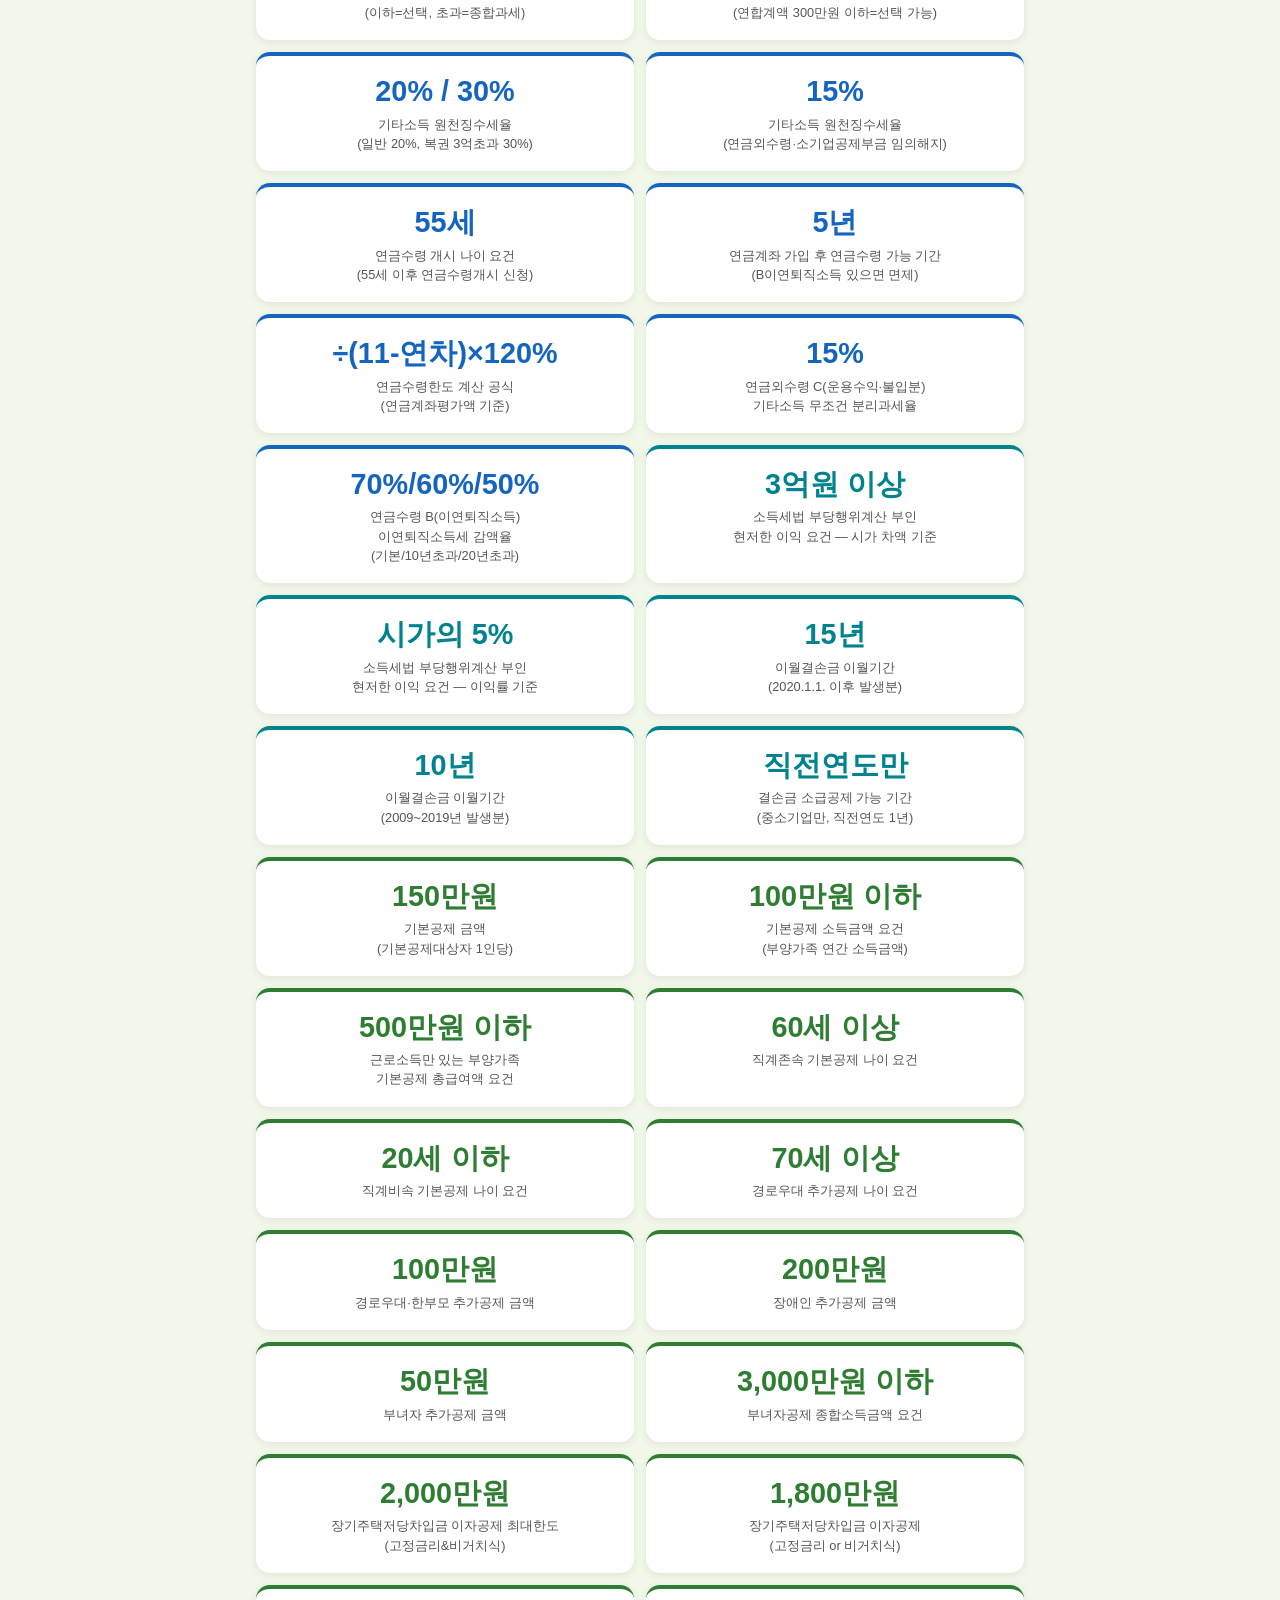
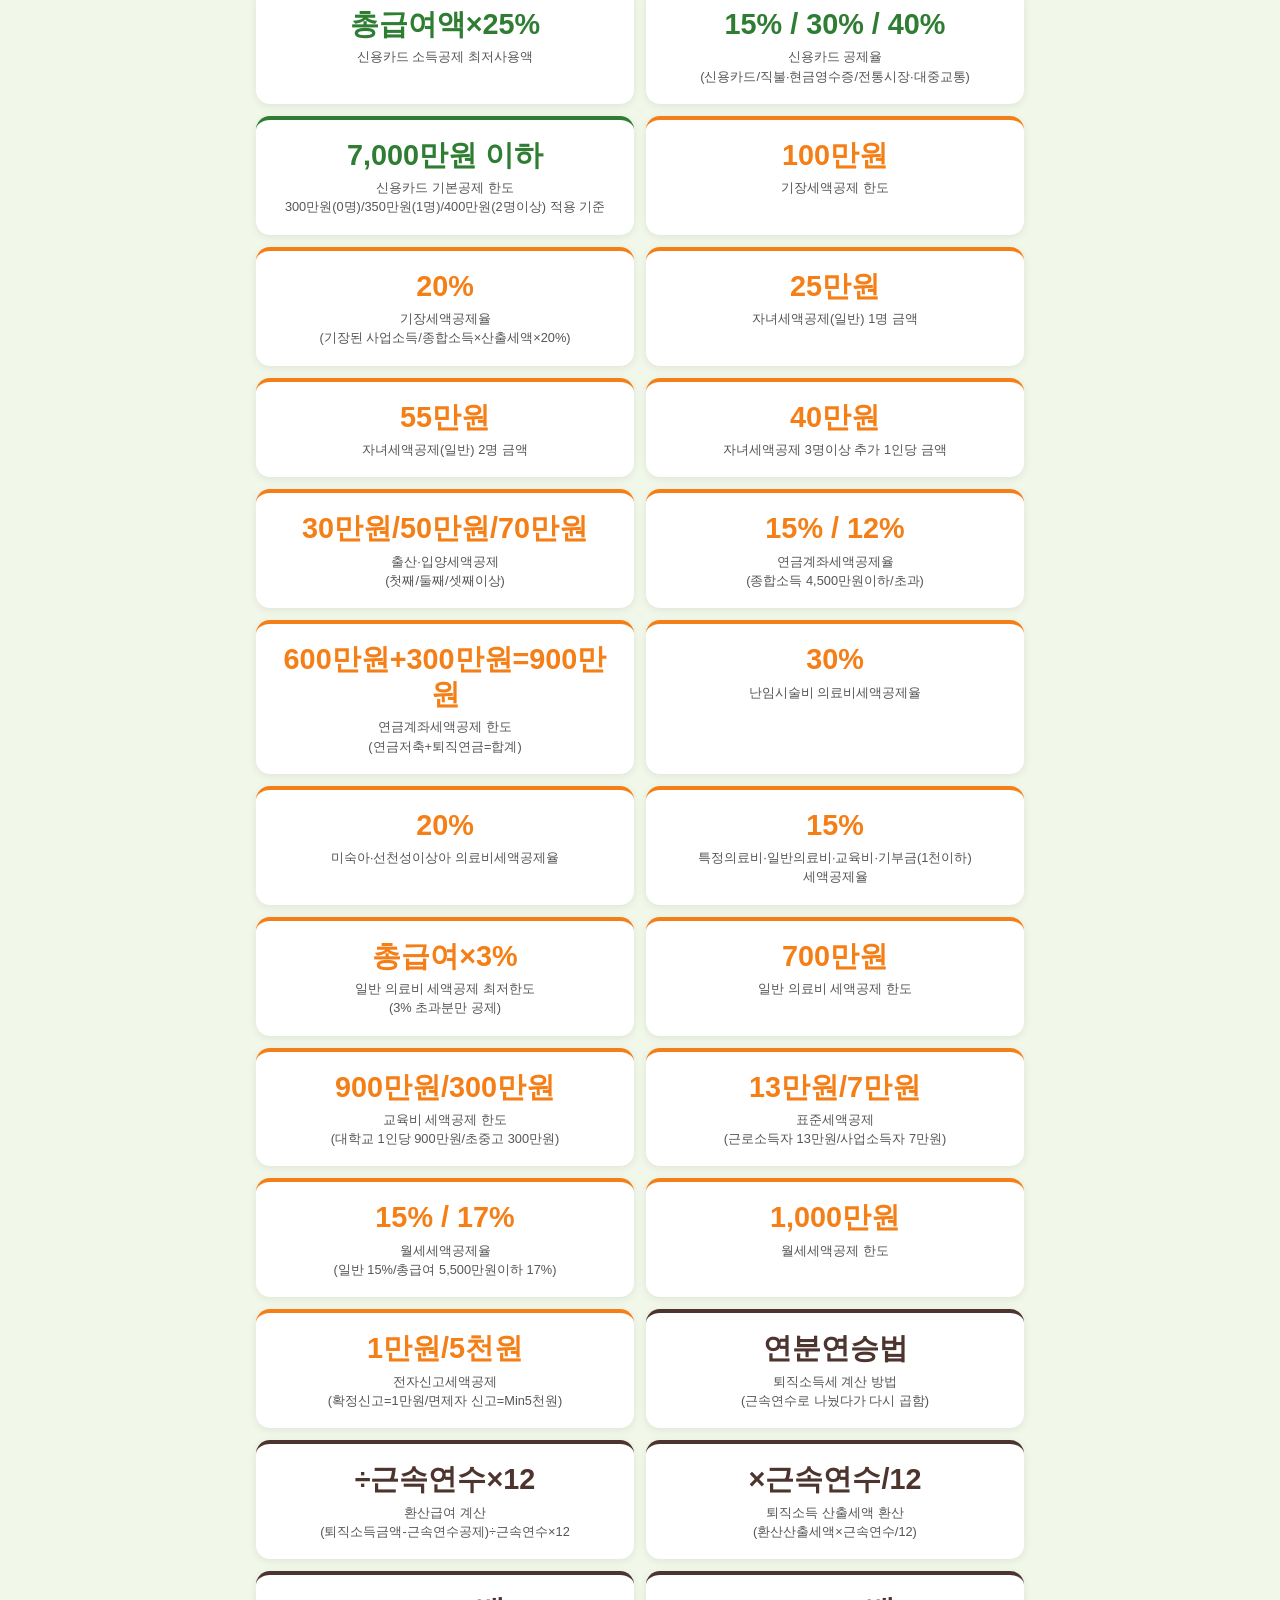
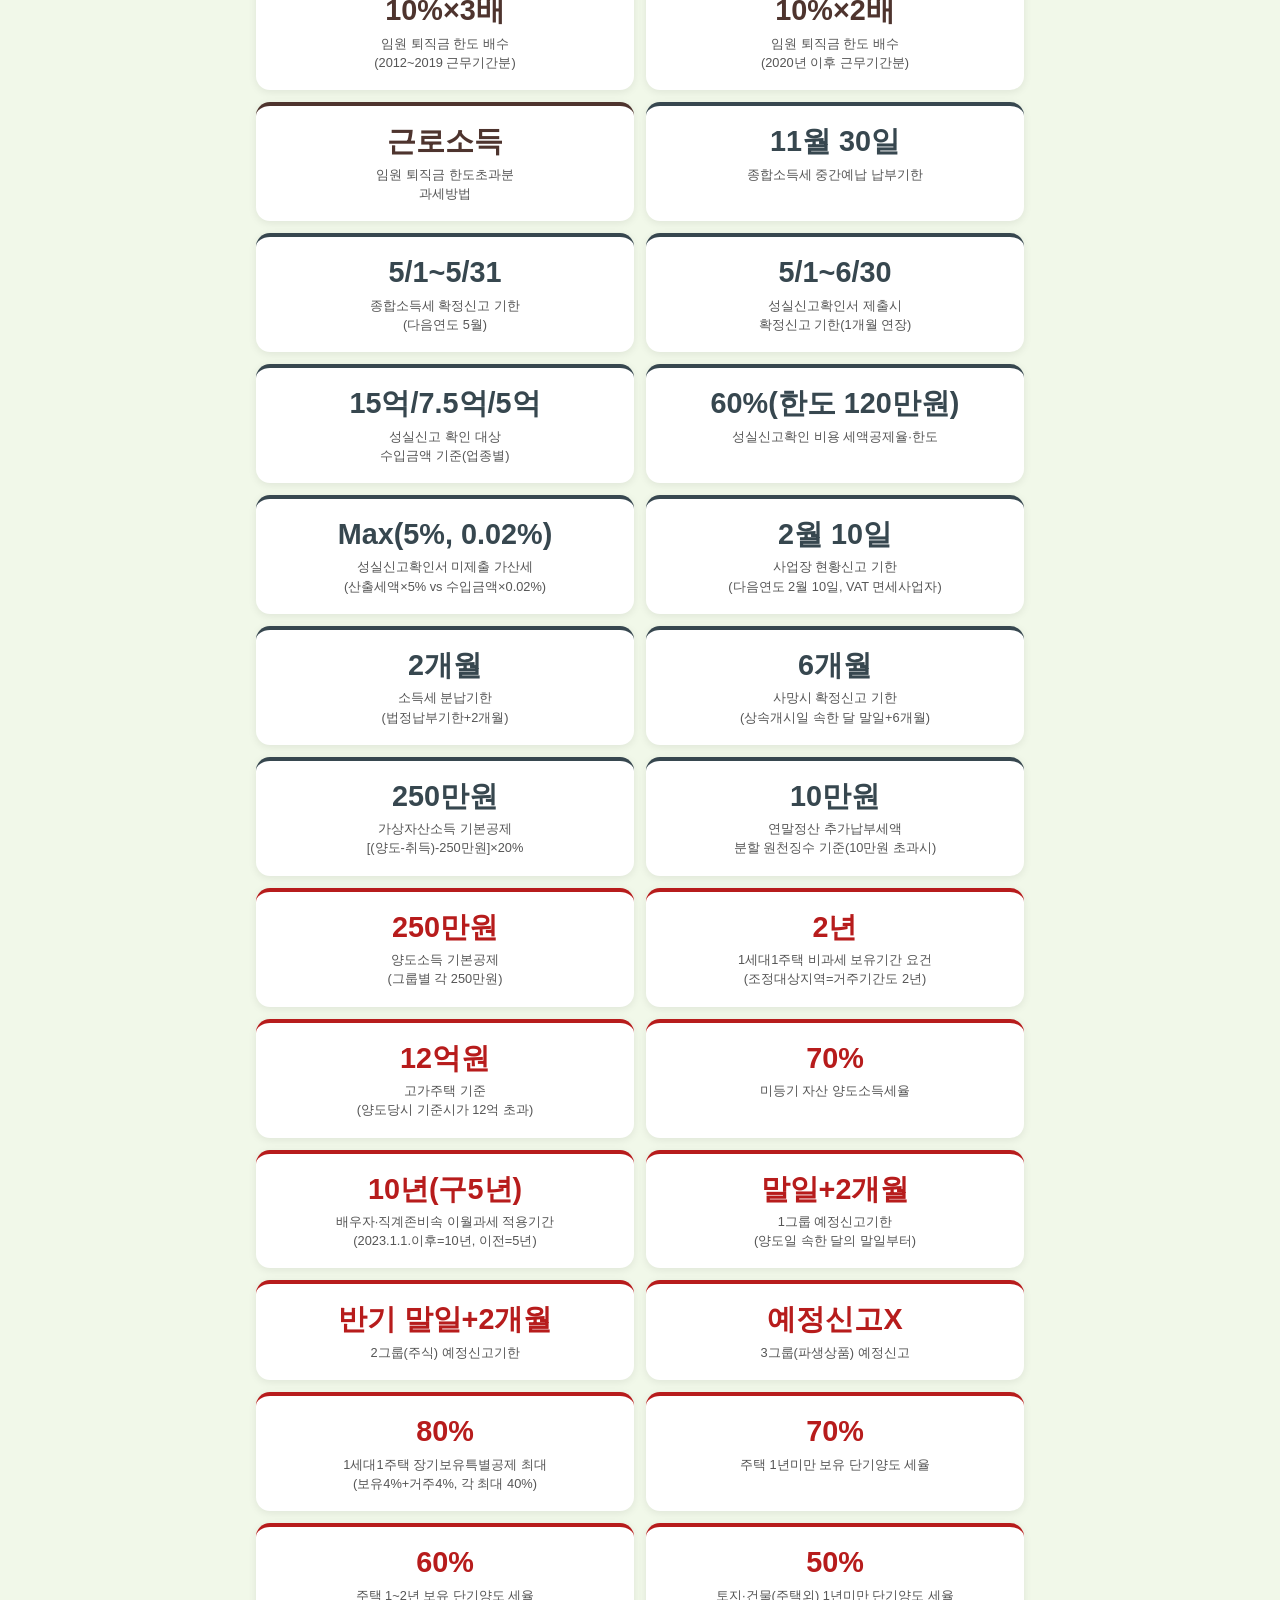
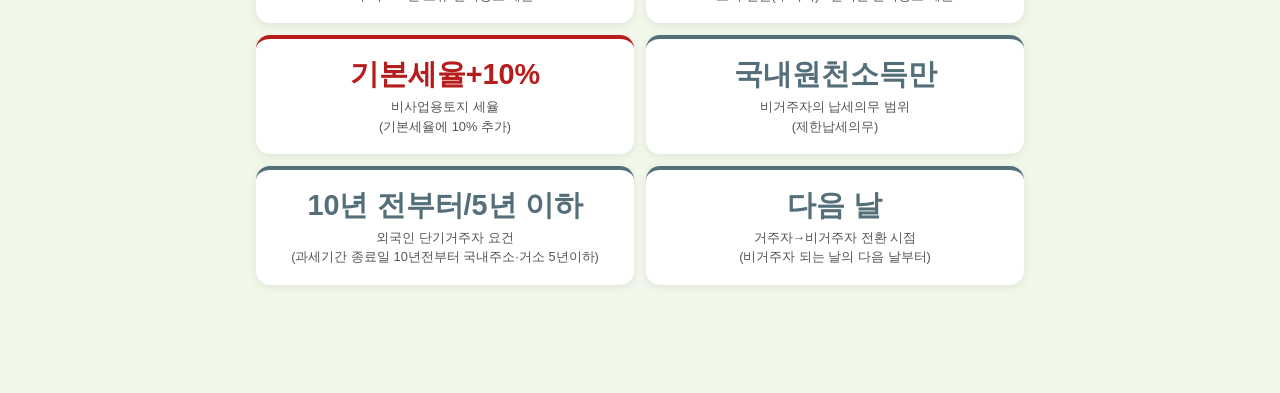
<file: number.html>
<!DOCTYPE html>
<html lang="ko">
<head>
  <meta charset="UTF-8">
  <meta name="viewport" content="width=device-width, initial-scale=1.0">
  <title>숫자 집중 암기 | 소득세법</title>
  <link rel="stylesheet" href="style.css">
  <style>
    .number-grid{display:grid;grid-template-columns:repeat(2,1fr);gap:12px;margin-bottom:14px;}
    .num-card{background:white;border-radius:14px;padding:18px 14px;text-align:center;box-shadow:0 2px 8px rgba(0,0,0,0.08);cursor:pointer;transition:transform 0.2s;border-top:4px solid #2E7D32;}
    .num-card:hover{transform:translateY(-2px);}
    .num-card .num-val{font-size:1.8rem;font-weight:bold;color:#1B5E20;margin-bottom:6px;line-height:1.2;}
    .num-card .num-label{font-size:0.8rem;color:#555;line-height:1.5;white-space:pre-line;}
    .num-card .num-source{font-size:0.72rem;color:#AAA;margin-top:6px;}
    .num-quiz-card{background:white;border-radius:14px;padding:16px;margin-bottom:12px;box-shadow:0 2px 8px rgba(0,0,0,0.07);border-left:4px solid #00838F;}
    .num-quiz-q{font-size:0.9rem;font-weight:bold;color:#333;margin-bottom:10px;line-height:1.6;}
    .num-opts{display:grid;grid-template-columns:repeat(2,1fr);gap:8px;}
    .num-opt{padding:10px 8px;border:1.5px solid #E0E0E0;border-radius:8px;background:#F9F9F9;font-size:0.88rem;font-weight:bold;cursor:pointer;font-family:inherit;color:#1B5E20;transition:all 0.15s;text-align:center;}
    .num-opt:hover:not(:disabled){background:#E8F5E9;border-color:#2E7D32;}
    .num-opt.correct{background:#C8E6C9;border-color:#2E7D32;color:#1B5E20;}
    .num-opt.wrong{background:#FFCDD2;border-color:#B71C1C;color:#B71C1C;}
    .num-opt:disabled{cursor:default;}
    .mode-tabs{display:flex;gap:8px;margin-bottom:14px;}
    .mode-tab{flex:1;padding:10px;border:1.5px solid #1B5E20;border-radius:10px;font-size:0.85rem;font-weight:bold;cursor:pointer;background:white;color:#1B5E20;font-family:inherit;transition:all 0.15s;}
    .mode-tab.active{background:#1B5E20;color:white;}
    .ch-filter-wrap{display:flex;gap:8px;overflow-x:auto;padding-bottom:4px;margin-bottom:14px;}
    .ch-filter-btn{padding:7px 14px;border:1.5px solid #C5E1A5;border-radius:20px;font-size:0.8rem;font-weight:bold;cursor:pointer;white-space:nowrap;background:white;color:#1B5E20;font-family:inherit;flex-shrink:0;transition:all 0.15s;}
    .ch-filter-btn.active{background:#1B5E20;color:white;border-color:#1B5E20;}
    .num-explain{font-size:0.8rem;color:#1B5E20;background:#E8F5E9;border-radius:8px;padding:8px 10px;margin-top:6px;line-height:1.6;display:none;white-space:pre-line;}
    .num-explain.show{display:block;}
  </style>
</head>
<body>

<div class="header">
  <h1>🔢 숫자 집중 암기</h1>
  <div class="sub">소득세법 핵심 숫자·한도·비율</div>
</div>

<div class="container">
  <div class="mode-tabs">
    <button class="mode-tab active" id="tabView" onclick="setMode('view')">📋 전체 보기</button>
    <button class="mode-tab" id="tabQuiz" onclick="setMode('quiz')">🎯 퀴즈 모드</button>
  </div>
  <div class="ch-filter-wrap" id="chFilterWrap"></div>
  <div id="viewMode"><div class="number-grid" id="numberGrid"></div></div>
  <div id="quizMode" style="display:none;">
    <div style="display:flex;justify-content:space-between;font-size:0.85rem;color:#555;margin-bottom:10px;">
      <span id="quizProgress">0 / 0</span><span id="quizScore">점수: 0 / 0</span>
    </div>
    <div class="progress-wrap" style="margin-bottom:12px;">
      <div class="progress-bar" id="quizProgressBar" style="width:0%; background:#00838F;"></div>
    </div>
    <div id="quizContent"></div>
    <div class="bottom-btns" style="margin-top:4px;">
      <button class="btn-next" id="btnQuizNext" onclick="nextQuiz()" disabled>다음 ▶</button>
      <button class="btn-change" onclick="restartQuiz()">🔄 다시 풀기</button>
    </div>
  </div>
</div>

<div class="bottom-nav">
  <button class="nav-btn" onclick="location.href='index.html'"><span class="icon">🏠</span>홈</button>
  <button class="nav-btn" onclick="location.href='ox.html'"><span class="icon">⭕</span>OX</button>
  <button class="nav-btn" onclick="location.href='choice.html'"><span class="icon">📝</span>4지선다</button>
  <button class="nav-btn active" onclick="location.href='number.html'"><span class="icon">🔢</span>숫자</button>
  <button class="nav-btn" onclick="location.href='progress.html'"><span class="icon">📈</span>진도</button>
</div>

<script src="data/ch01.js"></script>
<script src="data/ch02.js"></script>
<script src="data/ch03.js"></script>
<script src="data/ch04.js"></script>
<script src="data/ch05.js"></script>
<script src="data/ch06.js"></script>
<script src="data/ch07.js"></script>
<script src="data/ch08.js"></script>
<script src="data/ch09.js"></script>
<script src="data/ch10.js"></script>
<script src="data/ch11.js"></script>
<script src="app.js"></script>
<script>
let currentMode='view',currentFilter='ALL',quizItems=[],quizIdx=0,quizCorrect=0,quizTotal=0,quizAnswered=false;

function init(){buildFilter();renderView('ALL');}

function setMode(mode){
  currentMode=mode;
  document.getElementById('tabView').className=`mode-tab ${mode==='view'?'active':''}`;
  document.getElementById('tabQuiz').className=`mode-tab ${mode==='quiz'?'active':''}`;
  document.getElementById('viewMode').style.display=mode==='view'?'block':'none';
  document.getElementById('quizMode').style.display=mode==='quiz'?'block':'none';
  if(mode==='quiz')startQuiz(currentFilter);
}

function buildFilter(){
  const wrap=document.getElementById('chFilterWrap');wrap.innerHTML='';
  const colors=['#E53935','#D81B60','#7B1FA2','#1565C0','#00838F','#2E7D32','#F57F17','#4E342E','#37474F','#B71C1C','#546E7A'];
  const allBtn=document.createElement('button');allBtn.className='ch-filter-btn active';allBtn.textContent='전체';allBtn.onclick=()=>setFilter('ALL',allBtn);wrap.appendChild(allBtn);
  CHAPTER_LIST.forEach((ch,i)=>{
    const data=getTypeData(ch.key,'numbers');if(!data.length)return;
    const btn=document.createElement('button');btn.className='ch-filter-btn';btn.textContent=`CH${i+1}`;btn.style.borderColor=colors[i];btn.style.color=colors[i];btn.onclick=()=>setFilter(ch.key,btn);wrap.appendChild(btn);
  });
}

function setFilter(key,btnEl){
  currentFilter=key;document.querySelectorAll('.ch-filter-btn').forEach(b=>b.classList.remove('active'));btnEl.classList.add('active');
  if(currentMode==='view')renderView(key);else startQuiz(key);
}

function getNumbers(filter){
  let items=[];
  if(filter==='ALL'){CHAPTER_LIST.forEach(ch=>{getTypeData(ch.key,'numbers').forEach(d=>items.push({...d,_chKey:ch.key}));});}
  else{getTypeData(filter,'numbers').forEach(d=>items.push({...d,_chKey:filter}));}
  return items;
}

function renderView(filter){
  const items=getNumbers(filter),grid=document.getElementById('numberGrid');grid.innerHTML='';
  const colors=['#E53935','#D81B60','#7B1FA2','#1565C0','#00838F','#2E7D32','#F57F17','#4E342E','#37474F','#B71C1C','#546E7A'];
  if(!items.length){grid.innerHTML='<div style="grid-column:span 2;text-align:center;color:#aaa;padding:20px;">해당 챕터에 숫자 항목이 없습니다</div>';return;}
  items.forEach(item=>{
    const chIdx=CHAPTER_LIST.findIndex(c=>c.key===item._chKey),color=colors[chIdx]||'#1B5E20';
    const card=document.createElement('div');card.className='num-card';card.style.borderTopColor=color;
    card.innerHTML=`<div class="num-val" style="color:${color};">${item.val}</div><div class="num-label">${item.label}</div>${item.원문?`<div class="num-source">📌 ${item.원문}</div>`:''}`;
    grid.appendChild(card);
  });
}

function startQuiz(filter){
  const items=getNumbers(filter);if(!items.length){document.getElementById('quizContent').innerHTML='<div style="text-align:center;color:#aaa;padding:20px;">숫자 항목이 없습니다</div>';return;}
  quizItems=[];const shuffled=shuffle([...items]);
  shuffled.forEach(item=>{
    const wrongVals=shuffle(items.filter(i=>i.val!==item.val).map(i=>i.val)).slice(0,3);
    const opts1=shuffle([item.val,...wrongVals]);
    quizItems.push({type:'val',q:`다음 설명에 해당하는 숫자는?\n\n"${item.label}"`,opts:opts1,answer:item.val,해설:item.label,원문:item.원문||''});
    if(items.length>=4){
      const wrongLabels=shuffle(items.filter(i=>i.val!==item.val).map(i=>i.label)).slice(0,3);
      const opts2=shuffle([item.label,...wrongLabels]);
      quizItems.push({type:'label',q:`"${item.val}" 에 해당하는 설명은?`,opts:opts2,answer:item.label,해설:`${item.val} → ${item.label}`,원문:item.원문||''});
    }
  });
  quizItems=shuffle(quizItems);quizIdx=0;quizCorrect=0;quizTotal=0;quizAnswered=false;loadQuiz();
}

function loadQuiz(){
  quizAnswered=false;const q=quizItems[quizIdx],t=quizItems.length;
  document.getElementById('quizProgress').textContent=`${quizIdx+1} / ${t}`;
  document.getElementById('quizScore').textContent=`점수: ${quizCorrect} / ${quizTotal}`;
  document.getElementById('quizProgressBar').style.width=`${((quizIdx+1)/t)*100}%`;
  document.getElementById('btnQuizNext').disabled=true;
  const nums=['①','②','③','④'];
  let optsHTML=q.opts.map((opt,i)=>`<button class="num-opt" id="nopt_${i}" onclick="answerQuiz(${i})">${nums[i]} ${opt}</button>`).join('');
  document.getElementById('quizContent').innerHTML=`<div class="num-quiz-card"><div class="num-quiz-q">${q.q}</div><div class="num-opts" id="numOpts">${optsHTML}</div><div id="numResult" style="font-size:0.85rem;font-weight:bold;margin-top:6px;padding:4px 0;"></div><div class="num-explain" id="numExplain">📖 ${q.해설}${q.원문?`\n📌 원문: ${q.원문}`:''}</div></div>`;
}

function answerQuiz(optIdx){
  if(quizAnswered)return;quizAnswered=true;
  const q=quizItems[quizIdx],selected=q.opts[optIdx],isCorrect=(selected===q.answer);
  quizTotal++;if(isCorrect)quizCorrect++;
  const resultEl=document.getElementById('numResult');
  if(isCorrect){resultEl.textContent='✅ 정답입니다!';resultEl.style.color='#1B5E20';document.getElementById(`nopt_${optIdx}`).className='num-opt correct';}
  else{resultEl.textContent=`❌ 오답! 정답은 [${q.answer}]`;resultEl.style.color='#B71C1C';document.getElementById(`nopt_${optIdx}`).className='num-opt wrong';for(let i=0;i<q.opts.length;i++){if(q.opts[i]===q.answer)document.getElementById(`nopt_${i}`).className='num-opt correct';}addWrongNote(currentFilter,'number',q.q,selected,q.answer,q.해설,q.원문);}
  document.getElementById('numExplain').classList.add('show');
  for(let i=0;i<q.opts.length;i++){const btn=document.getElementById(`nopt_${i}`);if(btn)btn.disabled=true;}
  document.getElementById('quizScore').textContent=`점수: ${quizCorrect} / ${quizTotal}`;
  document.getElementById('btnQuizNext').disabled=false;
}

function nextQuiz(){quizIdx++;if(quizIdx>=quizItems.length)showQuizResult();else loadQuiz();}

function showQuizResult(){
  const pct=quizTotal>0?Math.round(quizCorrect/quizTotal*100):0;
  let msg=pct>=90?'🏆 숫자 완전 암기!':pct>=70?'👍 잘 하셨어요!':'📖 숫자를 더 외워요!';
  document.getElementById('quizContent').innerHTML=`<div style="text-align:center;padding:20px 0;"><div style="font-size:2rem;font-weight:bold;color:#1B5E20;margin:8px 0;">${quizCorrect} / ${quizTotal}</div><div style="font-size:1rem;color:#555;">정답률 ${pct}%</div><div style="font-size:1.1rem;font-weight:bold;color:#E65100;margin-top:6px;">${msg}</div></div>`;
  document.getElementById('btnQuizNext').disabled=true;
}

function restartQuiz(){startQuiz(currentFilter);}
init();
</script>
</body>
</html>
</file>
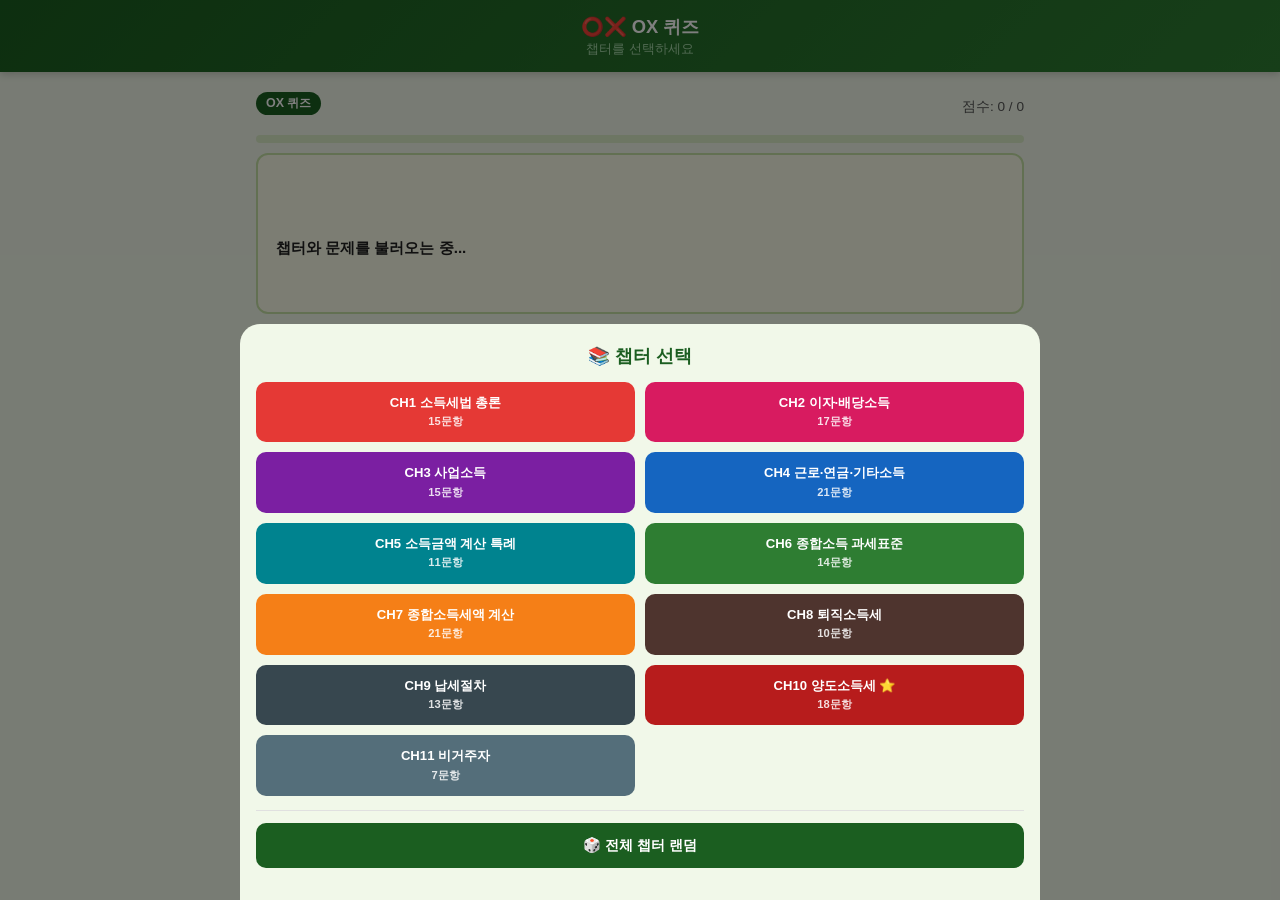
<file: ox.html>
<!DOCTYPE html>
<html lang="ko">
<head>
  <meta charset="UTF-8">
  <meta name="viewport" content="width=device-width, initial-scale=1.0">
  <title>OX 퀴즈 | 소득세법</title>
  <link rel="stylesheet" href="style.css">
</head>
<body>

<div class="header">
  <h1>⭕❌ OX 퀴즈</h1>
  <div class="sub" id="headerSub">챕터를 선택하세요</div>
</div>

<div class="container" id="quizPage">
  <div class="info-bar">
    <div>
      <span class="type-badge" id="typeBadge" style="background:#1B5E20;">OX 퀴즈</span>
      <span id="progressText" style="margin-left:6px; font-size:0.85rem;"></span>
    </div>
    <div id="scoreText" style="font-size:0.85rem; color:#555;">점수: 0 / 0</div>
  </div>
  <div class="progress-wrap">
    <div class="progress-bar" id="progressBar" style="width:0%"></div>
  </div>
  <div class="question-box" id="questionBox">
    <span class="q-label" id="qLabel"></span>
    <span id="qText">챕터와 문제를 불러오는 중...</span>
    <span class="q-source" id="qSource"></span>
  </div>
  <div class="ox-wrap">
    <button class="btn-o" id="btnO" onclick="answer(true)">O</button>
    <button class="btn-x" id="btnX" onclick="answer(false)">X</button>
  </div>
  <div class="result-text" id="resultText"></div>
  <div class="explain-box" id="explainBox"></div>
  <div class="source-box" id="sourceBox"></div>
  <div class="bottom-btns">
    <button class="btn-next" id="btnNext" onclick="nextQuestion()" disabled>다음 ▶</button>
    <button class="btn-show-source" id="btnSource" onclick="toggleSource()" style="display:none;">📌 원문 보기</button>
    <button class="btn-change" onclick="showModal()">챕터 변경</button>
    <button class="btn-change" style="background:#546E7A;" onclick="location.href='index.html'">🏠 홈</button>
  </div>
</div>

<div class="container" id="resultPage" style="display:none;">
  <div class="card">
    <div class="card-title">🎉 OX 퀴즈 완료!</div>
    <div id="resultContent"></div>
  </div>
  <div class="bottom-btns">
    <button class="btn-next" onclick="retrySession()">🔄 다시 풀기</button>
    <button class="btn-change" onclick="showModal()">📚 챕터 변경</button>
    <button class="btn-change" style="background:#546E7A;" onclick="location.href='index.html'">🏠 홈</button>
  </div>
</div>

<div class="modal-overlay" id="modal" onclick="closeModalOutside(event)">
  <div class="modal">
    <h2>📚 챕터 선택</h2>
    <div id="modalChGrid" style="display:grid; grid-template-columns:1fr 1fr; gap:10px;"></div>
    <div style="margin-top:14px; border-top:1px solid #E0E0E0; padding-top:12px;">
      <button onclick="startAllChapters()" style="width:100%; padding:13px; background:#1B5E20; color:white; border:none; border-radius:10px; font-size:0.9rem; font-weight:bold; font-family:inherit; cursor:pointer;">
        🎲 전체 챕터 랜덤
      </button>
    </div>
  </div>
</div>

<script src="data/ch01.js"></script>
<script src="data/ch02.js"></script>
<script src="data/ch03.js"></script>
<script src="data/ch04.js"></script>
<script src="data/ch05.js"></script>
<script src="data/ch06.js"></script>
<script src="data/ch07.js"></script>
<script src="data/ch08.js"></script>
<script src="data/ch09.js"></script>
<script src="data/ch10.js"></script>
<script src="data/ch11.js"></script>
<script src="app.js"></script>
<script>
let questions=[], idx=0, correct=0, total=0, wrongs=[], answered=false, currentChKey='', sourceVisible=false;

function init() {
  const ch=sessionStorage.getItem('sel_ch'), type=sessionStorage.getItem('sel_type');
  if(ch && type==='ox') startChapter(ch); else showModal();
}

function buildModal() {
  const grid=document.getElementById('modalChGrid'); grid.innerHTML='';
  const colors=['#E53935','#D81B60','#7B1FA2','#1565C0','#00838F','#2E7D32','#F57F17','#4E342E','#37474F','#B71C1C','#546E7A'];
  CHAPTER_LIST.forEach((ch,i) => {
    const data=getTypeData(ch.key,'ox'); if(!data.length) return;
    const btn=document.createElement('button');
    btn.style.cssText=`padding:12px 8px;border:none;border-radius:10px;background:${colors[i]};color:white;font-size:0.82rem;font-weight:bold;font-family:inherit;cursor:pointer;line-height:1.4;`;
    btn.innerHTML=`CH${i+1} ${ch.label.replace(/CH\d+\s*/,'')}<br><span style="font-size:0.7rem;opacity:0.85;">${data.length}문항</span>`;
    btn.onclick=()=>{closeModal();startChapter(ch.key);}; grid.appendChild(btn);
  });
}

function showModal(){buildModal();document.getElementById('modal').classList.add('active');}
function closeModal(){document.getElementById('modal').classList.remove('active');}

function startChapter(chKey) {
  currentChKey=chKey;
  const raw=getTypeData(chKey,'ox'); if(!raw.length){showToast('OX 문제가 없습니다');return;}
  questions=shuffle(raw); idx=0;correct=0;total=0;wrongs=[];
  const ch=getChData(chKey);
  document.getElementById('headerSub').textContent=ch?ch.title:chKey;
  document.getElementById('quizPage').style.display='block';
  document.getElementById('resultPage').style.display='none';
  loadQuestion();
}

function startAllChapters() {
  closeModal(); currentChKey='ALL'; let all=[];
  CHAPTER_LIST.forEach(ch=>{all=all.concat(getTypeData(ch.key,'ox').map(q=>({...q,_chKey:ch.key})));});
  if(!all.length){showToast('문제가 없습니다');return;}
  questions=shuffle(all); idx=0;correct=0;total=0;wrongs=[];
  document.getElementById('headerSub').textContent='전체 챕터 랜덤';
  document.getElementById('quizPage').style.display='block';
  document.getElementById('resultPage').style.display='none';
  loadQuestion();
}

function loadQuestion() {
  answered=false; sourceVisible=false;
  const q=questions[idx], t=questions.length;
  const chKey=q._chKey||currentChKey;
  const chLabel=CHAPTER_LIST.find(c=>c.key===chKey)?.label||chKey;
  document.getElementById('progressText').textContent=`${idx+1} / ${t}`;
  document.getElementById('scoreText').textContent=`점수: ${correct} / ${total}`;
  document.getElementById('progressBar').style.width=`${(idx/t)*100}%`;
  document.getElementById('qLabel').textContent=chLabel;
  document.getElementById('qText').textContent=q.q;
  document.getElementById('qSource').textContent='';
  document.getElementById('resultText').textContent='';
  document.getElementById('resultText').className='result-text';
  document.getElementById('explainBox').classList.remove('show');
  document.getElementById('sourceBox').classList.remove('show');
  document.getElementById('btnNext').disabled=true;
  document.getElementById('btnSource').style.display='none';
  document.getElementById('btnO').disabled=false;
  document.getElementById('btnX').disabled=false;
}

function answer(userAns) {
  if(answered) return; answered=true;
  const q=questions[idx], chKey=q._chKey||currentChKey;
  const isCorrect=(userAns===q.a);
  total++;
  if(isCorrect){correct++;document.getElementById('resultText').textContent='✅  정답입니다!';document.getElementById('resultText').className='result-text correct';}
  else{
    const ans=q.a?'O':'X';
    document.getElementById('resultText').textContent=`❌  오답!  정답은 [${ans}] 입니다.`;
    document.getElementById('resultText').className='result-text wrong';
    wrongs.push(q); addWrongNote(chKey,'ox',q.q,userAns?'O':'X',q.a?'O':'X',q.해설,q.원문);
  }
  updateProgress(chKey,'ox',isCorrect?1:0,1);
  const explainBox=document.getElementById('explainBox');
  explainBox.textContent=`📖 해설:  ${q.해설}`; explainBox.classList.add('show');
  if(q.원문){document.getElementById('btnSource').style.display='inline-block';document.getElementById('sourceBox').textContent=`📌 원문:  ${q.원문}`;}
  document.getElementById('btnO').disabled=true; document.getElementById('btnX').disabled=true;
  document.getElementById('btnNext').disabled=false;
  document.getElementById('scoreText').textContent=`점수: ${correct} / ${total}`;
}

function toggleSource() {
  const box=document.getElementById('sourceBox'); sourceVisible=!sourceVisible;
  if(sourceVisible){box.classList.add('show');document.getElementById('btnSource').textContent='📌 원문 닫기';}
  else{box.classList.remove('show');document.getElementById('btnSource').textContent='📌 원문 보기';}
}

function nextQuestion(){idx++;if(idx>=questions.length)showResult();else loadQuestion();}

function showResult() {
  document.getElementById('quizPage').style.display='none';
  document.getElementById('resultPage').style.display='block';
  const ch=getChData(currentChKey);
  const chLabel=ch?ch.title:(currentChKey==='ALL'?'전체 챕터':currentChKey);
  const pct=total>0?Math.round(correct/total*100):0;
  let msg=pct>=90?'🏆 훌륭합니다!':pct>=70?'👍 잘 하셨어요!':'📖 조금 더 복습해봐요!';
  let wrongHTML='';
  if(!wrongs.length) wrongHTML='<div style="text-align:center;color:#2E7D32;font-weight:bold;padding:14px;">🎊 모든 문제 정답!</div>';
  else {
    wrongHTML=`<div style="font-weight:bold;color:#B71C1C;margin:14px 0 8px;">❌ 틀린 문제 (${wrongs.length}개) — 아래 원문을 다시 공부하세요!</div>`;
    wrongs.forEach((w,i)=>{wrongHTML+=`<div class="wrong-item"><div class="wi-q">Q${i+1}. ${w.q}</div><div class="wi-ans"><span class="ans-correct">정답: ${w.a?'O':'X'}</span></div><div class="wi-exp">📖 ${w.해설}</div>${w.원문?`<div style="font-size:0.75rem;color:#888;margin-top:3px;">📌 원문: ${w.원문}</div>`:''}</div>`;});
  }
  document.getElementById('resultContent').innerHTML=`<div style="text-align:center;margin-bottom:14px;"><div style="font-size:0.9rem;color:#555;">${chLabel}</div><div style="font-size:2.2rem;font-weight:bold;color:#1B5E20;margin:6px 0;">${correct} / ${total}</div><div style="font-size:1rem;color:#555;">정답률 ${pct}%</div><div style="font-size:1.1rem;font-weight:bold;color:#E65100;margin-top:4px;">${msg}</div></div>${wrongHTML}`;
  window.scrollTo(0,0);
}

function retrySession(){if(currentChKey==='ALL')startAllChapters();else startChapter(currentChKey);}
init();
</script>
</body>
</html>
</file>
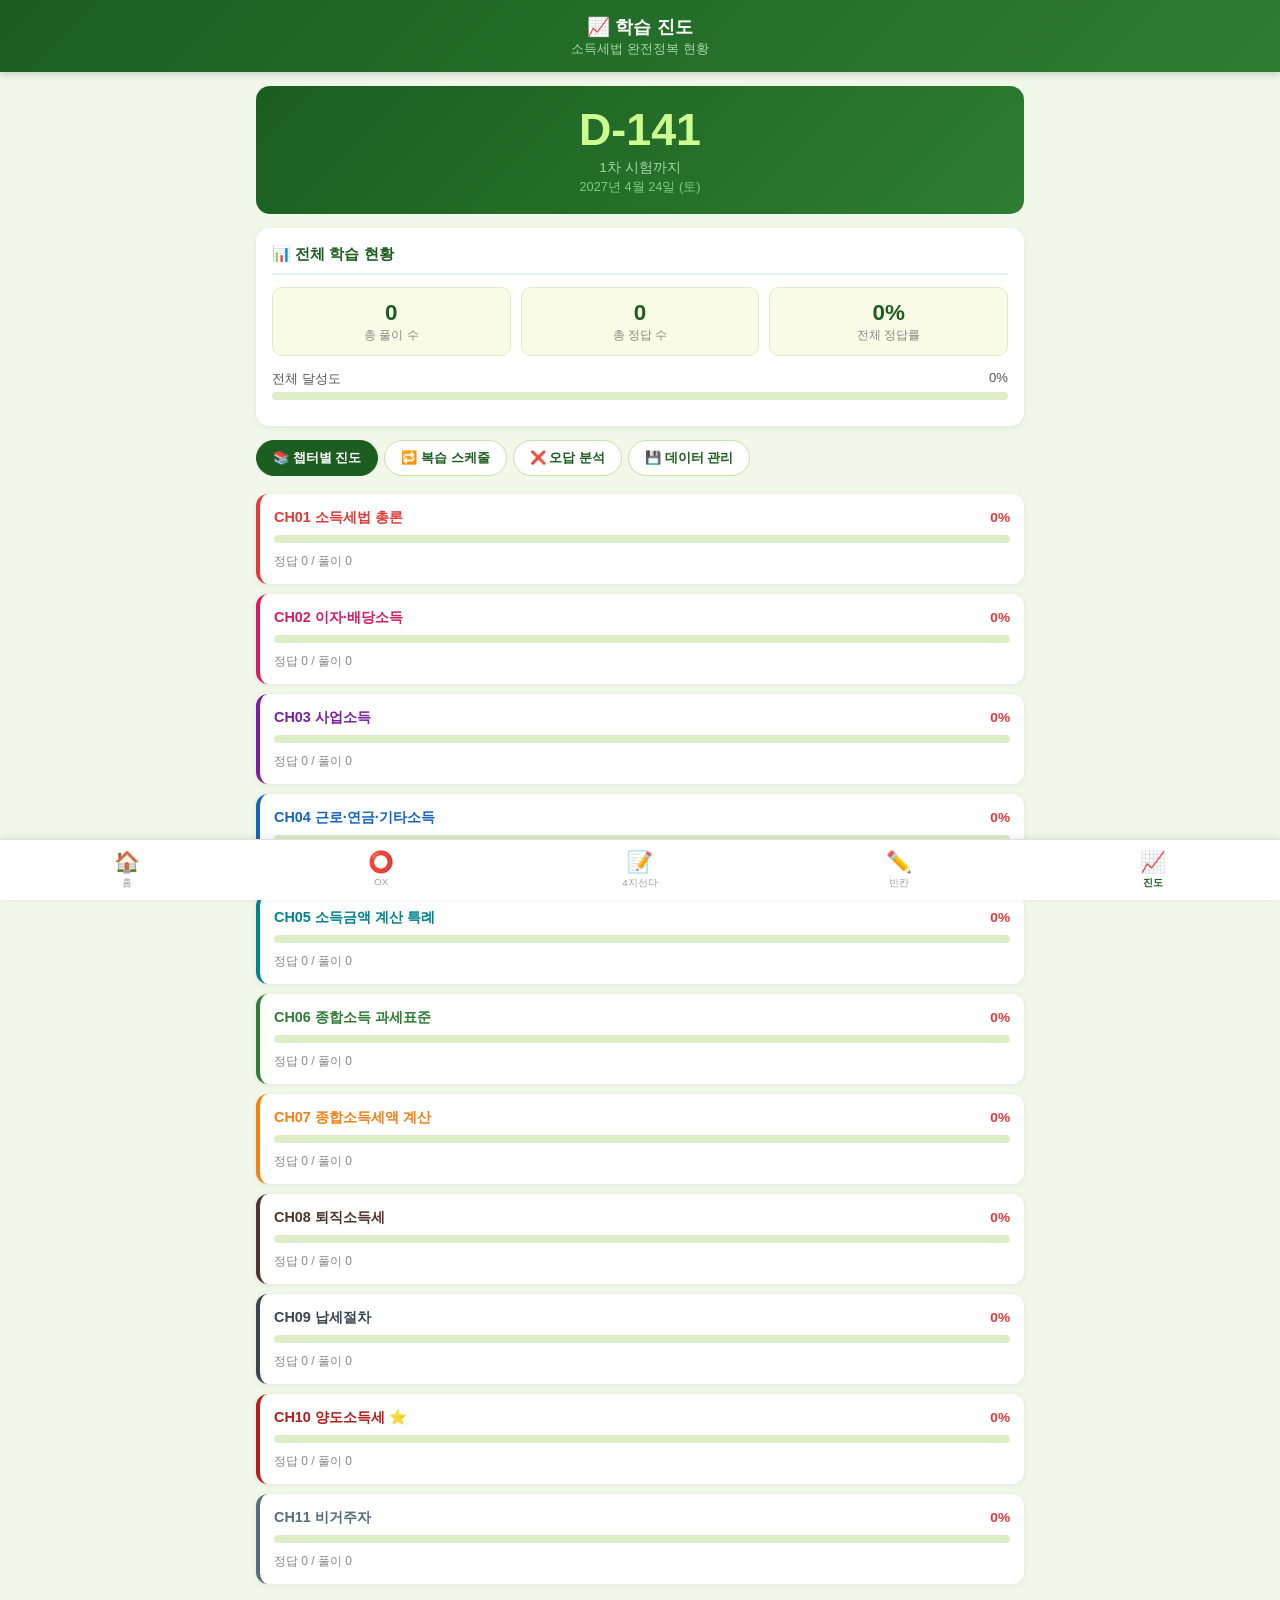
<file: progress.html>
<!DOCTYPE html>
<html lang="ko">
<head>
  <meta charset="UTF-8">
  <meta name="viewport" content="width=device-width, initial-scale=1.0">
  <title>학습 진도 | 소득세법</title>
  <link rel="stylesheet" href="style.css">
  <style>
    .dday-card{background:linear-gradient(135deg,#1B5E20,#2E7D32);color:white;border-radius:14px;padding:18px;margin-bottom:14px;text-align:center;}
    .dday-card .dday-num{font-size:2.8rem;font-weight:bold;color:#CCFF90;}
    .dday-card .dday-label{font-size:0.85rem;color:#A5D6A7;margin-top:4px;}
    .dday-card .dday-date{font-size:0.8rem;color:#81C784;margin-top:2px;}
    .total-progress-card{background:white;border-radius:14px;padding:16px;margin-bottom:14px;box-shadow:0 2px 8px rgba(0,0,0,0.07);}
    .total-stats{display:grid;grid-template-columns:repeat(3,1fr);gap:10px;margin-bottom:14px;}
    .stat-item{background:#F9FBE7;border-radius:10px;padding:12px 8px;text-align:center;border:1px solid #DCEDC8;}
    .stat-item .sv{font-size:1.4rem;font-weight:bold;color:#1B5E20;}
    .stat-item .sl{font-size:0.72rem;color:#888;margin-top:2px;}
    .ch-progress-item{background:white;border-radius:12px;padding:14px;margin-bottom:10px;box-shadow:0 1px 6px rgba(0,0,0,0.07);cursor:pointer;transition:box-shadow 0.2s;}
    .ch-progress-item:hover{box-shadow:0 3px 12px rgba(0,0,0,0.1);}
    .ch-progress-header{display:flex;justify-content:space-between;align-items:center;margin-bottom:8px;}
    .ch-progress-name{font-weight:bold;font-size:0.9rem;}
    .ch-type-bars{display:none;margin-top:10px;padding-top:10px;border-top:1px solid #F0F0F0;}
    .ch-type-bars.show{display:block;}
    .type-bar-row{display:flex;align-items:center;gap:8px;margin-bottom:6px;}
    .type-bar-label{width:80px;font-size:0.75rem;color:#666;flex-shrink:0;}
    .type-bar-wrap{flex:1;background:#F0F0F0;border-radius:4px;height:8px;overflow:hidden;}
    .type-bar-fill{height:100%;border-radius:4px;transition:width 0.4s;}
    .type-bar-val{width:36px;font-size:0.72rem;color:#888;text-align:right;flex-shrink:0;}
    .review-item{background:white;border-radius:10px;padding:12px 14px;margin-bottom:8px;border-left:4px solid #1B5E20;box-shadow:0 1px 4px rgba(0,0,0,0.06);display:flex;justify-content:space-between;align-items:center;cursor:pointer;}
    .review-item .ri-ch{font-weight:bold;font-size:0.88rem;color:#1B5E20;}
    .review-item .ri-date{font-size:0.78rem;color:#888;}
    .review-badge{padding:4px 10px;border-radius:12px;font-size:0.75rem;font-weight:bold;color:white;flex-shrink:0;}
    .badge-today{background:#E53935;} .badge-soon{background:#F57F17;} .badge-later{background:#2E7D32;}
    .wrong-analysis-item{background:#F9FBE7;border-radius:10px;padding:12px 14px;margin-bottom:8px;border-left:4px solid #FBC02D;}
    .wa-header{display:flex;justify-content:space-between;align-items:center;margin-bottom:4px;}
    .wa-ch{font-weight:bold;font-size:0.88rem;color:#1B5E20;} .wa-count{font-size:0.82rem;color:#E53935;font-weight:bold;}
    .wa-types{font-size:0.75rem;color:#777;}
    .section-tabs{display:flex;gap:6px;overflow-x:auto;padding-bottom:4px;margin-bottom:14px;}
    .section-tab{padding:8px 16px;border:1.5px solid #C5E1A5;border-radius:20px;font-size:0.82rem;font-weight:bold;cursor:pointer;white-space:nowrap;background:white;color:#1B5E20;font-family:inherit;transition:all 0.15s;flex-shrink:0;}
    .section-tab.active{background:#1B5E20;color:white;border-color:#1B5E20;}
    .data-btn{width:100%;padding:13px;border:none;border-radius:10px;font-size:0.9rem;font-weight:bold;font-family:inherit;cursor:pointer;color:white;margin-bottom:8px;}
    .data-btn.export{background:#2E7D32;} .data-btn.import{background:#1565C0;} .data-btn.reset{background:#E53935;}
  </style>
</head>
<body>

<div class="header">
  <h1>📈 학습 진도</h1>
  <div class="sub">소득세법 완전정복 현황</div>
</div>

<div class="container">

  <div class="dday-card">
    <div class="dday-num" id="ddayNum">D-???</div>
    <div class="dday-label">1차 시험까지</div>
    <div class="dday-date">2027년 4월 24일 (토)</div>
  </div>

  <div class="total-progress-card">
    <div class="card-title">📊 전체 학습 현황</div>
    <div class="total-stats">
      <div class="stat-item"><div class="sv" id="statTotal">0</div><div class="sl">총 풀이 수</div></div>
      <div class="stat-item"><div class="sv" id="statCorrect">0</div><div class="sl">총 정답 수</div></div>
      <div class="stat-item"><div class="sv" id="statPct">0%</div><div class="sl">전체 정답률</div></div>
    </div>
    <div style="display:flex;justify-content:space-between;font-size:0.82rem;color:#555;margin-bottom:4px;">
      <span>전체 달성도</span><span id="totalPctLabel">0%</span>
    </div>
    <div class="progress-wrap">
      <div class="progress-bar" id="totalBar" style="width:0%"></div>
    </div>
  </div>

  <div class="section-tabs">
    <button class="section-tab active" id="stab_chapter" onclick="setSection('chapter')">📚 챕터별 진도</button>
    <button class="section-tab" id="stab_review" onclick="setSection('review')">🔁 복습 스케줄</button>
    <button class="section-tab" id="stab_wrong" onclick="setSection('wrong')">❌ 오답 분석</button>
    <button class="section-tab" id="stab_data" onclick="setSection('data')">💾 데이터 관리</button>
  </div>

  <div id="sec_chapter"><div id="chapterProgressList"></div></div>
  <div id="sec_review" style="display:none;">
    <div class="card"><div class="card-title">🔁 복습 스케줄</div><div style="font-size:0.8rem;color:#888;margin-bottom:10px;">마지막 학습일 기준 권장 복습 시점</div><div id="reviewSchedule"></div></div>
  </div>
  <div id="sec_wrong" style="display:none;">
    <div class="card"><div class="card-title">❌ 오답 분석</div><div style="font-size:0.8rem;color:#888;margin-bottom:10px;">챕터별·유형별 오답 현황</div><div id="wrongAnalysis"></div></div>
    <div class="card" style="margin-top:8px;"><div class="card-title">📋 최근 오답 목록</div><div id="recentWrong"></div></div>
  </div>
  <div id="sec_data" style="display:none;">
    <div class="card">
      <div class="card-title">💾 데이터 관리</div>
      <div style="font-size:0.82rem;color:#555;margin-bottom:12px;line-height:1.6;">📥 <b>내보내기</b>: 모든 학습 기록을 JSON 파일로 저장<br>📤 <b>불러오기</b>: 저장된 JSON 파일로 데이터 복원<br>💡 <b>권장</b>: 주 1회 내보내기 후 GitHub에 업로드</div>
      <button class="data-btn export" onclick="exportData()">📥 데이터 내보내기</button>
      <button class="data-btn import" onclick="triggerImport()">📤 데이터 불러오기</button>
      <input type="file" id="importFile" accept=".json" style="display:none;" onchange="importDataFile(this.files[0])">
      <div style="margin-top:14px;padding:12px;background:#F9FBE7;border-radius:10px;">
        <div style="font-weight:bold;font-size:0.88rem;color:#1B5E20;margin-bottom:8px;">📊 저장된 데이터 현황</div>
        <div id="dataSummary" style="font-size:0.82rem;color:#555;line-height:1.8;"></div>
      </div>
    </div>
    <div class="card" style="border:2px solid #FFCDD2;">
      <div class="card-title" style="color:#E53935;">⚠️ 초기화</div>
      <div style="font-size:0.82rem;color:#888;margin-bottom:10px;">모든 학습 기록이 삭제됩니다. 삭제 전 반드시 내보내기를 하세요!</div>
      <button class="data-btn reset" onclick="resetAllData()">🗑️ 전체 데이터 초기화</button>
    </div>
  </div>

</div>

<div class="bottom-nav">
  <button class="nav-btn" onclick="location.href='index.html'"><span class="icon">🏠</span>홈</button>
  <button class="nav-btn" onclick="location.href='ox.html'"><span class="icon">⭕</span>OX</button>
  <button class="nav-btn" onclick="location.href='choice.html'"><span class="icon">📝</span>4지선다</button>
  <button class="nav-btn" onclick="location.href='blank.html'"><span class="icon">✏️</span>빈칸</button>
  <button class="nav-btn active" onclick="location.href='progress.html'"><span class="icon">📈</span>진도</button>
</div>

<script src="data/ch01.js"></script>
<script src="data/ch02.js"></script>
<script src="data/ch03.js"></script>
<script src="data/ch04.js"></script>
<script src="data/ch05.js"></script>
<script src="data/ch06.js"></script>
<script src="data/ch07.js"></script>
<script src="data/ch08.js"></script>
<script src="data/ch09.js"></script>
<script src="data/ch10.js"></script>
<script src="data/ch11.js"></script>
<script src="app.js"></script>
<script>
let currentSection='chapter';
const TYPE_LABELS={ox:'⭕ OX 퀴즈',choice:'📝 4지선다',blank:'✏️ 빈칸',card:'🃏 카드',compare:'📊 비교',number:'🔢 숫자',flow:'🔄 흐름도',white:'📄 백지'};
const TYPE_COLORS={ox:'#1B5E20',choice:'#6A1B9A',blank:'#1565C0',card:'#E65100',compare:'#B71C1C',number:'#00838F',flow:'#37474F',white:'#4527A0'};
const CH_COLORS=['#E53935','#D81B60','#7B1FA2','#1565C0','#00838F','#2E7D32','#F57F17','#4E342E','#37474F','#B71C1C','#546E7A'];

function init(){
  document.getElementById('ddayNum').textContent=getDDay();
  renderTotalStats();renderChapterProgress();renderDataSummary();
}

function setSection(sec){
  currentSection=sec;
  ['chapter','review','wrong','data'].forEach(s=>{
    document.getElementById(`stab_${s}`).className=`section-tab ${s===sec?'active':''}`;
    document.getElementById(`sec_${s}`).style.display=s===sec?'block':'none';
  });
  if(sec==='review')renderReviewSchedule();
  if(sec==='wrong')renderWrongAnalysis();
  if(sec==='data')renderDataSummary();
}

function renderTotalStats(){
  const p=getProgress();let c=0,t=0;
  Object.values(p).forEach(ch=>Object.values(ch).forEach(v=>{c+=v.correct;t+=v.total;}));
  const pct=t>0?Math.round(c/t*100):0;
  document.getElementById('statTotal').textContent=t.toLocaleString();
  document.getElementById('statCorrect').textContent=c.toLocaleString();
  document.getElementById('statPct').textContent=`${pct}%`;
  document.getElementById('totalPctLabel').textContent=`${pct}%`;
  document.getElementById('totalBar').style.width=`${pct}%`;
}

function renderChapterProgress(){
  const p=getProgress(),list=document.getElementById('chapterProgressList');list.innerHTML='';
  CHAPTER_LIST.forEach((ch,i)=>{
    const chP=p[ch.key]||{},color=CH_COLORS[i];let c=0,t=0;
    Object.values(chP).forEach(v=>{c+=v.correct;t+=v.total;});
    const pct=t>0?Math.round(c/t*100):0;
    const item=document.createElement('div');item.className='ch-progress-item';item.style.borderLeft=`4px solid ${color}`;
    let typeBarsHTML='';
    Object.entries(TYPE_LABELS).forEach(([typeKey,typeLabel])=>{
      const tv=chP[typeKey];if(!tv||tv.total===0)return;
      const tpct=Math.round(tv.correct/tv.total*100),tcolor=TYPE_COLORS[typeKey]||'#1B5E20';
      typeBarsHTML+=`<div class="type-bar-row"><div class="type-bar-label">${typeLabel}</div><div class="type-bar-wrap"><div class="type-bar-fill" style="width:${tpct}%;background:${tcolor};"></div></div><div class="type-bar-val">${tpct}%</div></div>`;
    });
    item.innerHTML=`<div class="ch-progress-header"><span class="ch-progress-name" style="color:${color};">${ch.label}</span><span style="font-size:0.85rem;font-weight:bold;color:${pct>=70?'#2E7D32':pct>=40?'#F57F17':'#E53935'};">${pct}%</span></div><div class="progress-wrap" style="height:8px;"><div class="progress-bar" style="width:${pct}%;background:${color};height:8px;"></div></div><div style="font-size:0.75rem;color:#888;margin-top:4px;">정답 ${c} / 풀이 ${t}</div><div class="ch-type-bars" id="typebars_${ch.key}">${typeBarsHTML||'<div style="color:#aaa;font-size:0.78rem;">아직 학습 기록 없음</div>'}</div>`;
    item.onclick=()=>{document.getElementById(`typebars_${ch.key}`).classList.toggle('show');};
    list.appendChild(item);
  });
}

function renderReviewSchedule(){
  const p=getProgress(),today=getTodayStr(),schedule=document.getElementById('reviewSchedule');schedule.innerHTML='';
  const intervals=[1,3,7,14];let items=[];
  CHAPTER_LIST.forEach((ch,i)=>{
    const chP=p[ch.key]||{};let lastDate='';
    Object.values(chP).forEach(v=>{if(v.lastDate&&v.lastDate>lastDate)lastDate=v.lastDate;});
    if(!lastDate)return;
    const last=new Date(lastDate),todayD=new Date(today);
    const diff=Math.floor((todayD-last)/(1000*60*60*24));
    let nextInterval=intervals.find(iv=>diff<iv)||14;
    const daysLeft=nextInterval-diff;
    let badge='',badgeClass='';
    if(daysLeft<=0){badge='지금 복습!';badgeClass='badge-today';}
    else if(daysLeft===1){badge='내일';badgeClass='badge-soon';}
    else if(daysLeft<=3){badge=`${daysLeft}일 후`;badgeClass='badge-soon';}
    else{badge=`${daysLeft}일 후`;badgeClass='badge-later';}
    items.push({ch,i,lastDate,daysLeft,badge,badgeClass});
  });
  items.sort((a,b)=>a.daysLeft-b.daysLeft);
  if(!items.length){schedule.innerHTML='<div style="text-align:center;color:#aaa;padding:14px;">아직 학습 기록이 없습니다</div>';return;}
  items.forEach(item=>{
    const color=CH_COLORS[item.i];const div=document.createElement('div');div.className='review-item';div.style.borderLeftColor=color;
    div.innerHTML=`<div><div class="ri-ch" style="color:${color};">${item.ch.label}</div><div class="ri-date">마지막 학습: ${item.lastDate}</div></div><span class="review-badge ${item.badgeClass}">${item.badge}</span>`;
    div.onclick=()=>{sessionStorage.setItem('sel_ch',item.ch.key);sessionStorage.setItem('sel_type','ox');location.href='ox.html';};
    schedule.appendChild(div);
  });
}

function renderWrongAnalysis(){
  const wrongs=getWrongNotes(),analysis=document.getElementById('wrongAnalysis'),recent=document.getElementById('recentWrong');
  const chMap={};wrongs.forEach(w=>{if(!chMap[w.chKey])chMap[w.chKey]={total:0,types:{}};chMap[w.chKey].total++;chMap[w.chKey].types[w.type]=(chMap[w.chKey].types[w.type]||0)+1;});
  analysis.innerHTML='';
  if(!Object.keys(chMap).length){analysis.innerHTML='<div style="text-align:center;color:#aaa;padding:12px;">오답 기록이 없습니다</div>';}
  else{
    Object.entries(chMap).sort((a,b)=>b[1].total-a[1].total).forEach(([chKey,data])=>{
      const ch=CHAPTER_LIST.find(c=>c.key===chKey),chIdx=CHAPTER_LIST.findIndex(c=>c.key===chKey),color=CH_COLORS[chIdx]||'#1B5E20';
      const typeStr=Object.entries(data.types).map(([t,n])=>`${TYPE_LABELS[t]||t}: ${n}개`).join(' · ');
      const div=document.createElement('div');div.className='wrong-analysis-item';div.style.borderLeftColor=color;
      div.innerHTML=`<div class="wa-header"><span class="wa-ch" style="color:${color};">${ch?.label||chKey}</span><span class="wa-count">오답 ${data.total}개</span></div><div class="wa-types">${typeStr}</div>`;
      analysis.appendChild(div);
    });
  }
  const recentList=wrongs.slice(-20).reverse();recent.innerHTML='';
  if(!recentList.length){recent.innerHTML='<div style="text-align:center;color:#aaa;padding:12px;">오답 기록이 없습니다</div>';}
  else{recentList.forEach(w=>{const ch=CHAPTER_LIST.find(c=>c.key===w.chKey),chIdx=CHAPTER_LIST.findIndex(c=>c.key===w.chKey),color=CH_COLORS[chIdx]||'#1B5E20';const div=document.createElement('div');div.className='wrong-item';div.innerHTML=`<div class="wi-q"><span style="font-size:0.72rem;color:${color};font-weight:bold;">${ch?.label||w.chKey} · ${TYPE_LABELS[w.type]||w.type}</span><br>${w.q}</div><div class="wi-ans"><span class="ans-my">내 답: ${w.myAns}</span><span class="ans-correct">정답: ${w.correctAns}</span></div><div class="wi-exp">📖 ${w.해설}</div>${w.원문?`<div style="font-size:0.75rem;color:#888;margin-top:3px;">📌 원문: ${w.원문}</div>`:''}<div style="font-size:0.72rem;color:#aaa;margin-top:3px;">📅 ${w.date}</div>`;recent.appendChild(div);});}
}

function renderDataSummary(){
  const p=getProgress(),wrongs=getWrongNotes();let c=0,t=0;
  Object.values(p).forEach(ch=>Object.values(ch).forEach(v=>{c+=v.correct;t+=v.total;}));
  document.getElementById('dataSummary').innerHTML=`📝 총 풀이 수: <b>${t.toLocaleString()}회</b><br>✅ 총 정답 수: <b>${c.toLocaleString()}개</b><br>❌ 오답 기록: <b>${wrongs.length}개</b><br>📊 전체 정답률: <b>${t>0?Math.round(c/t*100):0}%</b>`;
}

function exportData(){
  const data={progress:getProgress(),wrongNotes:getWrongNotes(),white:JSON.parse(localStorage.getItem('its_white')||'[]'),exportedAt:new Date().toISOString(),version:'1.0'};
  const blob=new Blob([JSON.stringify(data,null,2)],{type:'application/json'});
  const url=URL.createObjectURL(blob),a=document.createElement('a');
  a.href=url;a.download=`income_tax_backup_${getTodayStr()}.json`;a.click();URL.revokeObjectURL(url);
  showToast('📥 데이터를 내보냈습니다!');
}

function triggerImport(){document.getElementById('importFile').click();}

function importDataFile(file){
  if(!file)return;const reader=new FileReader();
  reader.onload=e=>{
    try{const data=JSON.parse(e.target.result);
      if(data.progress)saveProgress(data.progress);
      if(data.wrongNotes)saveWrongNotes(data.wrongNotes);
      if(data.white)localStorage.setItem('its_white',JSON.stringify(data.white));
      showToast('📤 데이터를 불러왔습니다!');setTimeout(()=>location.reload(),1000);
    }catch(err){showToast('❌ 파일 형식이 올바르지 않습니다');}
  };reader.readAsText(file);
}

function resetAllData(){
  if(!confirm('⚠️ 모든 학습 기록을 삭제하시겠어요?\n삭제 전 데이터를 내보내기 하세요!'))return;
  if(!confirm('⚠️ 마지막 확인! 이 작업은 되돌릴 수 없습니다.'))return;
  localStorage.removeItem('its_progress');localStorage.removeItem('its_wrong');localStorage.removeItem('its_white');
  showToast('🗑️ 모든 데이터가 삭제되었습니다');setTimeout(()=>location.reload(),1000);
}

init();
</script>
</body>
</html>
</file>
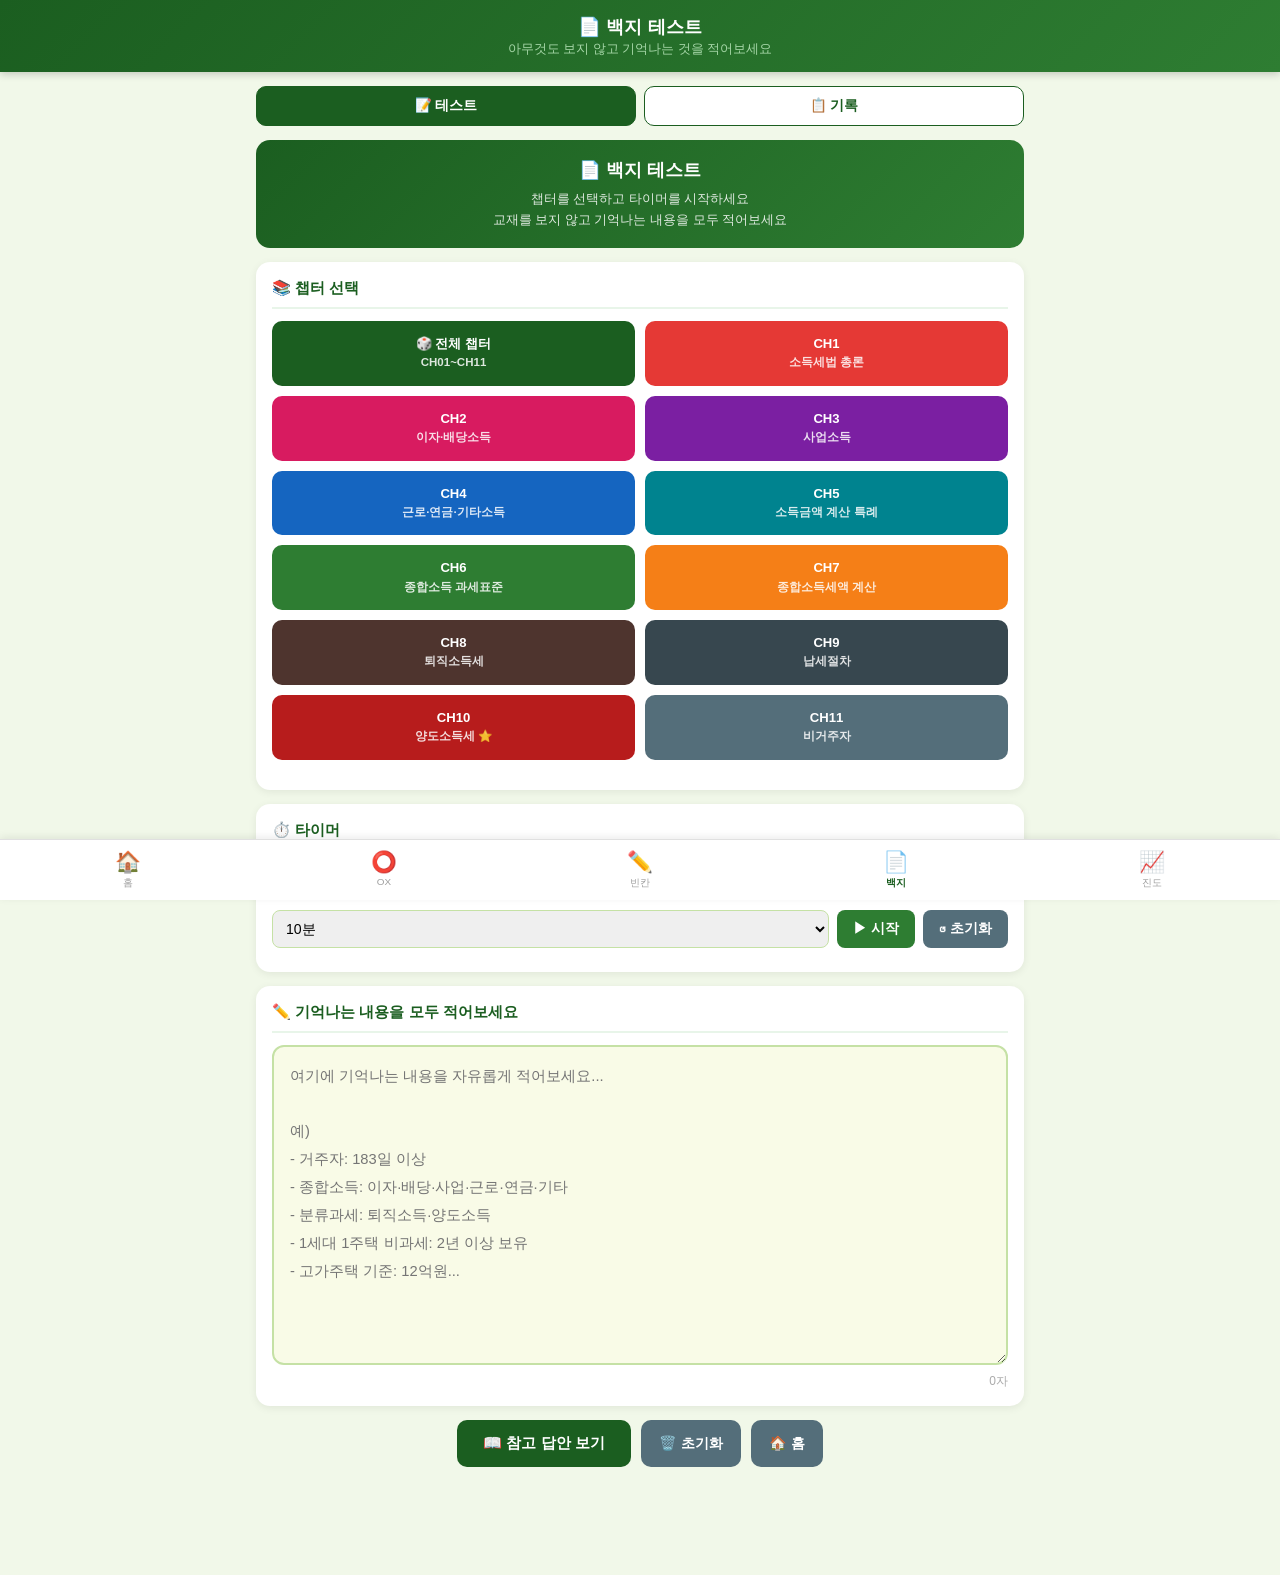
<file: white.html>
<!DOCTYPE html>
<html lang="ko">
<head>
  <meta charset="UTF-8">
  <meta name="viewport" content="width=device-width, initial-scale=1.0">
  <title>백지 테스트 | 소득세법</title>
  <link rel="stylesheet" href="style.css">
  <style>
    .white-header-card{background:linear-gradient(135deg,#1B5E20,#2E7D32);color:white;border-radius:14px;padding:18px;margin-bottom:14px;text-align:center;}
    .white-header-card h2{font-size:1.1rem;margin-bottom:6px;} .white-header-card p{font-size:0.82rem;opacity:0.85;line-height:1.6;}
    .timer-wrap{display:flex;justify-content:center;align-items:center;gap:12px;margin:10px 0;}
    .timer-display{font-size:2rem;font-weight:bold;color:#1B5E20;font-variant-numeric:tabular-nums;min-width:80px;text-align:center;}
    .timer-display.warning{color:#E53935;}
    .timer-btn{padding:8px 16px;border:none;border-radius:8px;font-size:0.85rem;font-weight:bold;font-family:inherit;cursor:pointer;color:white;}
    .timer-btn.start{background:#2E7D32;} .timer-btn.stop{background:#E53935;} .timer-btn.reset{background:#546E7A;}
    .white-area{width:100%;min-height:320px;padding:16px;border:2px solid #C5E1A5;border-radius:12px;font-size:0.92rem;font-family:inherit;background:#F9FBE7;line-height:1.9;resize:vertical;transition:border-color 0.2s;}
    .white-area:focus{outline:none;border-color:#2E7D32;}
    .word-count{text-align:right;font-size:0.75rem;color:#AAA;margin-top:4px;}
    .answer-section{display:none;margin-top:14px;} .answer-section.show{display:block;}
    .answer-card{background:#E8F5E9;border-radius:12px;padding:14px 16px;border-left:4px solid #2E7D32;margin-bottom:10px;}
    .answer-card .ans-title{font-size:0.88rem;font-weight:bold;color:#1B5E20;margin-bottom:8px;}
    .answer-card .ans-content{font-size:0.82rem;color:#333;line-height:1.8;white-space:pre-line;}
    .ch-select-grid{display:grid;grid-template-columns:repeat(2,1fr);gap:10px;margin-bottom:14px;}
    .ch-select-btn{padding:14px 8px;border:none;border-radius:10px;font-size:0.82rem;font-weight:bold;color:white;cursor:pointer;font-family:inherit;line-height:1.4;transition:opacity 0.2s;text-align:center;}
    .ch-select-btn:hover{opacity:0.85;} .ch-select-btn.selected{outline:3px solid #212121;outline-offset:2px;}
    .score-wrap{display:grid;grid-template-columns:repeat(3,1fr);gap:8px;margin:10px 0;}
    .score-btn{padding:12px 8px;border:none;border-radius:10px;font-size:0.85rem;font-weight:bold;cursor:pointer;font-family:inherit;color:white;transition:opacity 0.2s;}
    .score-btn.s1{background:#E53935;} .score-btn.s2{background:#F57F17;} .score-btn.s3{background:#2E7D32;}
    .record-item{background:white;border-radius:10px;padding:12px 14px;margin-bottom:8px;border-left:4px solid #2E7D32;box-shadow:0 1px 4px rgba(0,0,0,0.06);}
    .record-header{display:flex;justify-content:space-between;align-items:center;margin-bottom:4px;}
    .record-ch{font-weight:bold;font-size:0.88rem;color:#1B5E20;} .record-date{font-size:0.75rem;color:#AAA;}
    .record-score-badge{display:inline-block;padding:2px 10px;border-radius:12px;font-size:0.75rem;font-weight:bold;color:white;margin-top:4px;}
    .score-s1{background:#E53935;} .score-s2{background:#F57F17;} .score-s3{background:#2E7D32;}
    .tab-wrap{display:flex;gap:8px;margin-bottom:14px;}
    .tab-btn{flex:1;padding:10px;border:1.5px solid #1B5E20;border-radius:10px;font-size:0.85rem;font-weight:bold;cursor:pointer;background:white;color:#1B5E20;font-family:inherit;transition:all 0.15s;}
    .tab-btn.active{background:#1B5E20;color:white;}
  </style>
</head>
<body>

<div class="header">
  <h1>📄 백지 테스트</h1>
  <div class="sub">아무것도 보지 않고 기억나는 것을 적어보세요</div>
</div>

<div class="container">
  <div class="tab-wrap">
    <button class="tab-btn active" id="tabTest" onclick="setTab('test')">📝 테스트</button>
    <button class="tab-btn" id="tabRecord" onclick="setTab('record')">📋 기록</button>
  </div>

  <div id="testTab">
    <div class="white-header-card">
      <h2>📄 백지 테스트</h2>
      <p>챕터를 선택하고 타이머를 시작하세요<br>교재를 보지 않고 기억나는 내용을 모두 적어보세요</p>
    </div>

    <div class="card">
      <div class="card-title">📚 챕터 선택</div>
      <div class="ch-select-grid" id="chSelectGrid"></div>
    </div>

    <div class="card">
      <div class="card-title">⏱️ 타이머</div>
      <div class="timer-wrap"><div class="timer-display" id="timerDisplay">10:00</div></div>
      <div style="display:flex;gap:8px;margin-bottom:8px;">
        <select id="timerSelect" style="flex:1;padding:9px;border:1.5px solid #C5E1A5;border-radius:8px;font-family:inherit;font-size:0.88rem;">
          <option value="300">5분</option><option value="600" selected>10분</option>
          <option value="900">15분</option><option value="1200">20분</option>
          <option value="1800">30분</option><option value="0">제한 없음</option>
        </select>
        <button class="timer-btn start" id="btnTimerStart" onclick="startTimer()">▶ 시작</button>
        <button class="timer-btn stop" id="btnTimerStop" onclick="stopTimer()" style="display:none;">⏸ 정지</button>
        <button class="timer-btn reset" onclick="resetTimer()">↺ 초기화</button>
      </div>
    </div>

    <div class="card">
      <div class="card-title" id="writeTitle">✏️ 기억나는 내용을 모두 적어보세요</div>
      <textarea class="white-area" id="whiteArea"
                placeholder="여기에 기억나는 내용을 자유롭게 적어보세요...

예)
- 거주자: 183일 이상
- 종합소득: 이자·배당·사업·근로·연금·기타
- 분류과세: 퇴직소득·양도소득
- 1세대 1주택 비과세: 2년 이상 보유
- 고가주택 기준: 12억원..."
                oninput="updateWordCount()"></textarea>
      <div class="word-count" id="wordCount">0자</div>
    </div>

    <div class="bottom-btns">
      <button class="btn-next" onclick="showAnswer()" style="background:#1B5E20;">📖 참고 답안 보기</button>
      <button class="btn-change" onclick="clearAll()">🗑️ 초기화</button>
      <button class="btn-change" style="background:#546E7A;" onclick="location.href='index.html'">🏠 홈</button>
    </div>

    <div class="answer-section" id="answerSection">
      <div class="card">
        <div class="card-title">📖 참고 답안</div>
        <div id="answerContent"></div>
      </div>
      <div class="card">
        <div class="card-title">⭐ 셀프 채점</div>
        <div style="font-size:0.85rem;color:#555;margin-bottom:10px;">참고 답안과 비교하여 자신의 암기 수준을 평가하세요</div>
        <div class="score-wrap">
          <button class="score-btn s1" onclick="saveRecord(1)">😓 많이 부족<br><span style="font-size:0.72rem;">30% 미만</span></button>
          <button class="score-btn s2" onclick="saveRecord(2)">🤔 조금 부족<br><span style="font-size:0.72rem;">30~70%</span></button>
          <button class="score-btn s3" onclick="saveRecord(3)">😊 잘 됐어요<br><span style="font-size:0.72rem;">70% 이상</span></button>
        </div>
      </div>
    </div>
  </div>

  <div id="recordTab" style="display:none;">
    <div class="card">
      <div class="card-title">📋 백지 테스트 기록</div>
      <div id="recordList"></div>
    </div>
    <div class="bottom-btns">
      <button style="background:#E53935;color:white;border:none;border-radius:10px;padding:12px 20px;font-size:0.9rem;font-weight:bold;font-family:inherit;cursor:pointer;" onclick="clearRecords()">🗑️ 기록 전체 삭제</button>
    </div>
  </div>
</div>

<div class="bottom-nav">
  <button class="nav-btn" onclick="location.href='index.html'"><span class="icon">🏠</span>홈</button>
  <button class="nav-btn" onclick="location.href='ox.html'"><span class="icon">⭕</span>OX</button>
  <button class="nav-btn" onclick="location.href='blank.html'"><span class="icon">✏️</span>빈칸</button>
  <button class="nav-btn active" onclick="location.href='white.html'"><span class="icon">📄</span>백지</button>
  <button class="nav-btn" onclick="location.href='progress.html'"><span class="icon">📈</span>진도</button>
</div>

<script src="data/ch01.js"></script>
<script src="data/ch02.js"></script>
<script src="data/ch03.js"></script>
<script src="data/ch04.js"></script>
<script src="data/ch05.js"></script>
<script src="data/ch06.js"></script>
<script src="data/ch07.js"></script>
<script src="data/ch08.js"></script>
<script src="data/ch09.js"></script>
<script src="data/ch10.js"></script>
<script src="data/ch11.js"></script>
<script src="app.js"></script>
<script>
let selectedCh=null,timerInterval=null,timerSeconds=600,timerRunning=false,timerElapsed=0;

function init(){buildChSelect();renderRecords();}

function setTab(tab){
  document.getElementById('tabTest').className=`tab-btn ${tab==='test'?'active':''}`;
  document.getElementById('tabRecord').className=`tab-btn ${tab==='record'?'active':''}`;
  document.getElementById('testTab').style.display=tab==='test'?'block':'none';
  document.getElementById('recordTab').style.display=tab==='record'?'block':'none';
  if(tab==='record')renderRecords();
}

function buildChSelect(){
  const grid=document.getElementById('chSelectGrid');grid.innerHTML='';
  const colors=['#E53935','#D81B60','#7B1FA2','#1565C0','#00838F','#2E7D32','#F57F17','#4E342E','#37474F','#B71C1C','#546E7A'];
  const allBtn=document.createElement('button');allBtn.className='ch-select-btn';allBtn.style.background='#1B5E20';allBtn.id='chbtn_ALL';allBtn.innerHTML='🎲 전체 챕터<br><span style="font-size:0.72rem;opacity:0.85;">CH01~CH11</span>';allBtn.onclick=()=>selectCh('ALL',allBtn);grid.appendChild(allBtn);
  CHAPTER_LIST.forEach((ch,i)=>{
    const btn=document.createElement('button');btn.className='ch-select-btn';btn.style.background=colors[i];btn.id=`chbtn_${ch.key}`;btn.innerHTML=`CH${i+1}<br><span style="font-size:0.72rem;opacity:0.85;">${ch.label.replace(/CH\d+\s*/,'')}</span>`;btn.onclick=()=>selectCh(ch.key,btn);grid.appendChild(btn);
  });
}

function selectCh(chKey,btnEl){
  selectedCh=chKey;document.querySelectorAll('.ch-select-btn').forEach(b=>b.classList.remove('selected'));btnEl.classList.add('selected');
  const ch=CHAPTER_LIST.find(c=>c.key===chKey);
  document.getElementById('writeTitle').textContent=`✏️ [${chKey==='ALL'?'전체 챕터':(ch?ch.label:chKey)}] 기억나는 내용을 모두 적어보세요`;
  showToast(`✅ ${chKey==='ALL'?'전체 챕터':(ch?ch.label:chKey)} 선택됨`);
}

function startTimer(){
  if(timerRunning)return;const sel=document.getElementById('timerSelect').value;timerSeconds=parseInt(sel)||600;if(sel==='0')timerSeconds=0;
  timerRunning=true;timerElapsed=0;
  document.getElementById('btnTimerStart').style.display='none';document.getElementById('btnTimerStop').style.display='inline-block';
  timerInterval=setInterval(()=>{
    if(timerSeconds===0){timerElapsed++;document.getElementById('timerDisplay').textContent=formatTime(timerElapsed);return;}
    timerSeconds--;timerElapsed++;
    const display=document.getElementById('timerDisplay');display.textContent=formatTime(timerSeconds);display.className=timerSeconds<=60?'timer-display warning':'timer-display';
    if(timerSeconds<=0){clearInterval(timerInterval);timerRunning=false;showToast('⏰ 시간이 종료되었습니다!');document.getElementById('btnTimerStart').style.display='inline-block';document.getElementById('btnTimerStop').style.display='none';}
  },1000);
}

function stopTimer(){clearInterval(timerInterval);timerRunning=false;document.getElementById('btnTimerStart').style.display='inline-block';document.getElementById('btnTimerStop').style.display='none';}

function resetTimer(){
  stopTimer();const sel=document.getElementById('timerSelect').value;timerSeconds=parseInt(sel)||600;timerElapsed=0;
  const display=document.getElementById('timerDisplay');display.textContent=sel==='0'?'00:00':formatTime(timerSeconds);display.className='timer-display';
}

function formatTime(s){const m=Math.floor(s/60),sec=s%60;return `${String(m).padStart(2,'0')}:${String(sec).padStart(2,'0')}`;}
function updateWordCount(){document.getElementById('wordCount').textContent=`${document.getElementById('whiteArea').value.length}자`;}

function showAnswer(){
  if(!selectedCh){showToast('⚠️ 챕터를 먼저 선택하세요!');return;}
  stopTimer();
  const section=document.getElementById('answerSection');section.classList.add('show');
  const ansContent=document.getElementById('answerContent');let html='';
  const buildAnswer=(chKey)=>{
    const ch=getChData(chKey);if(!ch)return '';
    let ans=`<div class="answer-card"><div class="ans-title">📚 ${ch.title}</div><div class="ans-content">`;
    const cards=ch.cards||[];if(cards.length)ans+=cards.map(c=>`• ${c.front}\n  → ${c.back}`).join('\n\n');
    const numbers=ch.numbers||[];if(numbers.length){ans+='\n\n[핵심 숫자]\n';ans+=numbers.map(n=>`• ${n.val} → ${n.label}`).join('\n');}
    ans+=`</div></div>`;return ans;
  };
  if(selectedCh==='ALL')CHAPTER_LIST.forEach(ch=>{html+=buildAnswer(ch.key);});
  else html=buildAnswer(selectedCh);
  ansContent.innerHTML=html||'<div style="color:#aaa;text-align:center;padding:12px;">참고 답안이 없습니다</div>';
  section.scrollIntoView({behavior:'smooth'});
}

function saveRecord(score){
  if(!selectedCh){showToast('⚠️ 챕터를 먼저 선택하세요!');return;}
  const records=getWhiteRecords(),ch=CHAPTER_LIST.find(c=>c.key===selectedCh);
  records.push({id:Date.now(),chKey:selectedCh,chLabel:selectedCh==='ALL'?'전체 챕터':(ch?.label||selectedCh),score,content:document.getElementById('whiteArea').value.slice(0,200),elapsed:timerElapsed,date:getTodayStr()});
  if(records.length>100)records.splice(0,records.length-100);
  localStorage.setItem('its_white',JSON.stringify(records));
  showToast({1:'😓 기록 저장!',2:'🤔 기록 저장!',3:'😊 기록 저장!'}[score]||'저장 완료!');
}

function getWhiteRecords(){const r=localStorage.getItem('its_white');return r?JSON.parse(r):[];}

function renderRecords(){
  const records=getWhiteRecords().slice().reverse(),list=document.getElementById('recordList');
  if(!records.length){list.innerHTML='<div style="text-align:center;color:#aaa;padding:16px;">기록이 없습니다</div>';return;}
  const scoreLabels={1:'😓 많이 부족',2:'🤔 조금 부족',3:'😊 잘 됐어요'};
  list.innerHTML='';
  records.forEach(r=>{
    const item=document.createElement('div');item.className='record-item';
    item.innerHTML=`<div class="record-header"><span class="record-ch">${r.chLabel}</span><span class="record-date">📅 ${r.date}</span></div><span class="record-score-badge score-s${r.score}">${scoreLabels[r.score]||'-'}</span><div style="font-size:0.75rem;color:#888;margin-top:4px;">⏱️ ${formatTime(r.elapsed||0)} 소요</div>${r.content?`<div style="font-size:0.78rem;color:#777;margin-top:4px;border-top:1px solid #F0F0F0;padding-top:4px;">${r.content}${r.content.length>=200?'...':''}</div>`:''}`;
    list.appendChild(item);
  });
}

function clearAll(){if(!confirm('입력한 내용을 모두 지우시겠어요?'))return;document.getElementById('whiteArea').value='';document.getElementById('wordCount').textContent='0자';document.getElementById('answerSection').classList.remove('show');resetTimer();}
function clearRecords(){if(!confirm('모든 기록을 삭제하시겠어요?'))return;localStorage.removeItem('its_white');renderRecords();showToast('🗑️ 기록이 삭제되었습니다');}
init();
</script>
</body>
</html>
</file>
<file: style.css>
/* ── 전체 기본 ── */
* { box-sizing: border-box; margin: 0; padding: 0; }

body {
  font-family: 'Malgun Gothic', '맑은 고딕', sans-serif;
  background: #F1F8E9;
  color: #212121;
  min-height: 100vh;
  padding-bottom: 80px;
}

/* ── 헤더 ── */
.header {
  background: linear-gradient(135deg, #1B5E20, #2E7D32);
  color: white;
  padding: 14px 20px;
  text-align: center;
  position: sticky;
  top: 0;
  z-index: 100;
  box-shadow: 0 2px 8px rgba(0,0,0,0.2);
}

.header h1 { font-size: 1.15rem; font-weight: bold; }
.header .sub { font-size: 0.8rem; color: #A5D6A7; margin-top: 2px; }

/* ── 하단 네비 ── */
.bottom-nav {
  position: fixed;
  bottom: 0; left: 0;
  width: 100%;
  background: white;
  border-top: 1px solid #E0E0E0;
  display: flex;
  justify-content: space-around;
  padding: 6px 0;
  z-index: 100;
  box-shadow: 0 -2px 8px rgba(0,0,0,0.08);
}

.nav-btn {
  display: flex;
  flex-direction: column;
  align-items: center;
  gap: 2px;
  cursor: pointer;
  color: #9E9E9E;
  font-size: 0.62rem;   /* 0.68rem → 0.62rem */
  border: none;
  background: none;
  padding: 4px 4px;     /* 4px 8px → 4px 4px */
  font-family: inherit;
  transition: color 0.2s;
}
.nav-btn.active { color: #1B5E20; font-weight: bold; }
.nav-btn .icon  { font-size: 1.3rem; }

/* ── 컨테이너 ── */
.container {
  max-width: 800px;
  margin: 0 auto;
  padding: 14px 16px;
}

/* ── 카드 ── */
.card {
  background: white;
  border-radius: 14px;
  padding: 16px;
  margin-bottom: 14px;
  box-shadow: 0 2px 8px rgba(0,0,0,0.07);
}

.card-title {
  font-size: 0.95rem;
  font-weight: bold;
  color: #1B5E20;
  margin-bottom: 12px;
  display: flex;
  align-items: center;
  gap: 6px;
  border-bottom: 2px solid #E8F5E9;
  padding-bottom: 8px;
}

/* ── 챕터 그리드 ── */
.chapter-grid {
  display: grid;
  grid-template-columns: repeat(2, 1fr);
  gap: 12px;
  margin-bottom: 16px;
}

.chapter-card {
  background: white;
  border-radius: 12px;
  padding: 16px 12px;
  box-shadow: 0 2px 8px rgba(0,0,0,0.08);
  cursor: pointer;
  transition: transform 0.2s, box-shadow 0.2s;
  border-left: 4px solid #2E7D32;
  text-decoration: none;
  color: inherit;
  display: block;
}

.chapter-card:hover {
  transform: translateY(-2px);
  box-shadow: 0 4px 14px rgba(0,0,0,0.12);
}

.chapter-card .ch-num {
  font-size: 0.75rem;
  color: #888;
  margin-bottom: 4px;
}

.chapter-card .ch-name {
  font-size: 0.9rem;
  font-weight: bold;
  color: #1B5E20;
  margin-bottom: 6px;
}

.chapter-card .ch-progress {
  background: #F0F0F0;
  border-radius: 4px;
  height: 6px;
  overflow: hidden;
}

.chapter-card .ch-bar {
  height: 100%;
  border-radius: 4px;
  background: #2E7D32;
  transition: width 0.4s;
}

/* ── 학습 유형 버튼 ── */
.type-grid {
  display: grid;
  grid-template-columns: repeat(2, 1fr);
  gap: 10px;
  margin-bottom: 14px;
}

.type-btn {
  padding: 16px 10px;
  border: none;
  border-radius: 12px;
  font-size: 0.88rem;
  font-weight: bold;
  color: white;
  cursor: pointer;
  font-family: inherit;
  line-height: 1.5;
  transition: opacity 0.2s, transform 0.1s;
  text-align: center;
}

.type-btn:hover { opacity: 0.88; transform: translateY(-1px); }
.type-btn:active { transform: scale(0.97); }

/* ── D-Day 배지 ── */
.dday-badge {
  background: linear-gradient(135deg, #1B5E20, #2E7D32);
  color: white;
  border-radius: 12px;
  padding: 16px;
  text-align: center;
  margin-bottom: 14px;
}

.dday-badge .dday-num {
  font-size: 2.2rem;
  font-weight: bold;
  color: #CCFF90;
}

.dday-badge .dday-label {
  font-size: 0.82rem;
  color: #A5D6A7;
  margin-top: 2px;
}

/* ── 문제 박스 ── */
.question-box {
  background: #F9FBE7;
  border-radius: 12px;
  padding: 18px;
  margin: 8px 0;
  border: 2px solid #C5E1A5;
  font-size: 0.95rem;
  font-weight: bold;
  line-height: 1.8;
  min-height: 80px;
  white-space: pre-line;
}

.question-box .q-label {
  font-size: 0.75rem;
  color: #2E7D32;
  font-weight: bold;
  margin-bottom: 6px;
  display: block;
}

.question-box .q-source {
  font-size: 0.72rem;
  color: #AAA;
  font-weight: normal;
  margin-top: 6px;
  display: block;
}

/* 유형별 색상 */
.question-box.type1 { background: #FFF8E1; border-color: #FF8F00; }
.question-box.type2 { background: #E8F5E9; border-color: #2E7D32; }
.question-box.type3 { background: #EDE7F6; border-color: #6A1B9A; }
.question-box.type4 { background: #FCE4EC; border-color: #C62828; }
.question-box.type5 { background: #E3F2FD; border-color: #1565C0; }

/* ── OX 버튼 ── */
.ox-wrap {
  display: flex;
  gap: 14px;
  justify-content: center;
  margin: 14px 0;
}

.btn-o, .btn-x {
  flex: 1;
  max-width: 150px;
  height: 65px;
  font-size: 1.8rem;
  font-weight: bold;
  border: none;
  border-radius: 12px;
  cursor: pointer;
  color: white;
  transition: transform 0.1s, opacity 0.2s;
}

.btn-o { background: #1B5E20; }
.btn-x { background: #B71C1C; }
.btn-o:active, .btn-x:active { transform: scale(0.95); }
.btn-o:disabled, .btn-x:disabled { opacity: 0.45; cursor: default; }

/* ── 4지선다 보기 ── */
.options-wrap {
  display: flex;
  flex-direction: column;
  gap: 9px;
  margin: 10px 0;
}

.opt-btn {
  width: 100%;
  padding: 13px 14px;
  background: #F5F5F5;
  border: 2px solid #E0E0E0;
  border-radius: 10px;
  font-size: 0.88rem;
  font-family: inherit;
  text-align: left;
  cursor: pointer;
  line-height: 1.5;
  transition: background 0.15s, border-color 0.15s;
  white-space: pre-line;
}

.opt-btn:hover:not(:disabled) {
  background: #E8F5E9;
  border-color: #2E7D32;
}

.opt-btn:disabled { cursor: default; }
.opt-btn.correct { background: #C8E6C9; border-color: #2E7D32; color: #1B5E20; font-weight: bold; }
.opt-btn.wrong   { background: #FFCDD2; border-color: #B71C1C; color: #B71C1C; }

/* ── 빈칸 입력 ── */
.blank-input {
  width: 100%;
  padding: 12px 14px;
  border: 2px solid #C5E1A5;
  border-radius: 10px;
  font-size: 0.95rem;
  font-family: inherit;
  background: #F9FBE7;
  margin: 8px 0;
  transition: border-color 0.2s;
}

.blank-input:focus {
  outline: none;
  border-color: #2E7D32;
  background: white;
}

.blank-input.correct { border-color: #2E7D32; background: #C8E6C9; }
.blank-input.wrong   { border-color: #B71C1C; background: #FFCDD2; }

/* ── 정오 표시 ── */
.result-text {
  text-align: center;
  font-size: 1.05rem;
  font-weight: bold;
  padding: 6px 0;
  min-height: 30px;
}

.result-text.correct { color: #1B5E20; }
.result-text.wrong   { color: #B71C1C; }

/* ── 해설 박스 ── */
.explain-box {
  background: #E8F5E9;
  border-radius: 10px;
  padding: 13px 15px;
  font-size: 0.85rem;
  color: #1B5E20;
  line-height: 1.7;
  margin: 6px 0 10px;
  border-left: 4px solid #2E7D32;
  white-space: pre-line;
  display: none;
}

.explain-box.show { display: block; }

/* ── 원문 박스 ── */
.source-box {
  background: #FFF8E1;
  border-radius: 10px;
  padding: 12px 14px;
  font-size: 0.82rem;
  color: #555;
  line-height: 1.7;
  margin: 6px 0;
  border-left: 4px solid #FBC02D;
  white-space: pre-line;
  display: none;
}

.source-box.show { display: block; }

/* ── 진행 정보 ── */
.info-bar {
  display: flex;
  justify-content: space-between;
  align-items: center;
  padding: 6px 0 10px;
  font-size: 0.85rem;
  color: #555;
}

.progress-wrap {
  background: #DCEDC8;
  border-radius: 6px;
  height: 8px;
  margin: 4px 0 10px;
  overflow: hidden;
}

.progress-bar {
  height: 100%;
  border-radius: 6px;
  background: #2E7D32;
  transition: width 0.4s ease;
}

/* ── 유형 배지 ── */
.type-badge {
  display: inline-block;
  padding: 3px 10px;
  border-radius: 20px;
  font-size: 0.78rem;
  font-weight: bold;
  color: white;
  margin-bottom: 6px;
}

/* ── 하단 버튼 ── */
.bottom-btns {
  display: flex;
  gap: 10px;
  justify-content: center;
  margin: 10px 0 14px;
  flex-wrap: wrap;
}

.btn-next {
  background: #1B5E20;
  color: white;
  border: none;
  border-radius: 10px;
  padding: 13px 26px;
  font-size: 0.95rem;
  font-weight: bold;
  font-family: inherit;
  cursor: pointer;
  transition: background 0.2s;
}

.btn-next:disabled { background: #9E9E9E; cursor: default; }

.btn-show-source {
  background: #F57F17;
  color: white;
  border: none;
  border-radius: 10px;
  padding: 13px 18px;
  font-size: 0.88rem;
  font-weight: bold;
  font-family: inherit;
  cursor: pointer;
}

.btn-change {
  background: #546E7A;
  color: white;
  border: none;
  border-radius: 10px;
  padding: 13px 18px;
  font-size: 0.88rem;
  font-weight: bold;
  font-family: inherit;
  cursor: pointer;
}

.btn-save {
  width: 100%;
  padding: 14px;
  background: #1B5E20;
  color: white;
  border: none;
  border-radius: 10px;
  font-size: 1rem;
  font-weight: bold;
  font-family: inherit;
  cursor: pointer;
  margin-top: 8px;
}

/* ── 플래시카드 ── */
.flashcard-wrap { perspective: 1000px; margin: 10px 0; }

.flashcard-inner {
  position: relative;
  width: 100%;
  min-height: 220px;
  transition: transform 0.5s;
  transform-style: preserve-3d;
  cursor: pointer;
}

.flashcard-inner.flipped { transform: rotateY(180deg); }

.card-face {
  position: absolute;
  width: 100%;
  min-height: 220px;
  border-radius: 16px;
  padding: 28px 20px;
  display: flex;
  flex-direction: column;
  justify-content: center;
  align-items: center;
  text-align: center;
  backface-visibility: hidden;
  -webkit-backface-visibility: hidden;
  box-shadow: 0 4px 16px rgba(0,0,0,0.1);
}

.card-front { background: white; border: 2px solid #C5E1A5; }
.card-back  { background: #E8F5E9; border: 2px solid #2E7D32; transform: rotateY(180deg); }
.card-front .term  { font-size: 1.4rem; font-weight: bold; color: #1B5E20; line-height: 1.5; }
.card-back .meaning { font-size: 0.95rem; color: #1B5E20; line-height: 1.8; white-space: pre-line; }
.card-back .source  { font-size: 0.75rem; color: #888; margin-top: 10px; border-top: 1px solid #C5E1A5; padding-top: 8px; width: 100%; text-align: center; }
.flip-hint { font-size: 0.75rem; color: #AAA; margin-top: 12px; }

/* ── 비교표 ── */
.compare-table { width: 100%; border-collapse: collapse; font-size: 0.82rem; }
.compare-table th { background: #1B5E20; color: white; padding: 10px 8px; text-align: center; }
.compare-table td { padding: 9px 8px; border-bottom: 1px solid #F0F0F0; vertical-align: top; line-height: 1.6; white-space: pre-line; }
.compare-table tr:nth-child(even) td { background: #F9FBE7; }
.compare-table .td-book { color: #1B5E20; }
.compare-table .td-tax  { color: #B71C1C; }
.compare-table .td-adj  { color: #1B5E20; font-weight: bold; }

/* ── 계산흐름도 ── */
.flow-step {
  background: white; border-radius: 10px; padding: 14px 16px;
  margin-bottom: 6px; border-left: 4px solid #2E7D32;
  box-shadow: 0 1px 4px rgba(0,0,0,0.07); cursor: pointer;
}

.flow-step .step-num { font-size: 0.72rem; color: #888; margin-bottom: 3px; }
.flow-step .step-content { font-size: 0.9rem; font-weight: bold; color: #1B5E20; }
.flow-arrow { text-align: center; color: #2E7D32; font-size: 1.2rem; margin: 2px 0; }

/* ── 숫자 집중 ── */
.number-item {
  background: white; border-radius: 10px; padding: 14px;
  margin-bottom: 10px; border: 2px solid #DCEDC8;
  box-shadow: 0 1px 4px rgba(0,0,0,0.06);
}

.number-item .num-val { font-size: 1.6rem; font-weight: bold; color: #1B5E20; text-align: center; margin-bottom: 6px; }
.number-item .num-label { font-size: 0.85rem; color: #555; text-align: center; line-height: 1.5; }

/* ── 백지 테스트 ── */
.white-area {
  width: 100%; min-height: 300px; padding: 16px;
  border: 2px solid #C5E1A5; border-radius: 12px;
  font-size: 0.9rem; font-family: inherit;
  background: #F9FBE7; line-height: 1.8; resize: vertical;
}

.white-area:focus { outline: none; border-color: #2E7D32; }

/* ── 진도 관리 ── */
.progress-item {
  background: white; border-radius: 10px; padding: 12px 14px;
  margin-bottom: 8px; border-left: 4px solid #2E7D32;
  box-shadow: 0 1px 4px rgba(0,0,0,0.06);
}

/* ── 오답 목록 ── */
.wrong-item {
  background: #F9FBE7; border-radius: 10px; padding: 13px;
  margin-bottom: 8px; border-left: 4px solid #FBC02D;
}

.wrong-item .wi-q { font-size: 0.88rem; font-weight: bold; margin-bottom: 6px; line-height: 1.5; white-space: pre-line; }
.wrong-item .wi-ans { display: flex; gap: 8px; flex-wrap: wrap; margin-bottom: 5px; }
.ans-my      { background: #FFCDD2; color: #B71C1C; padding: 3px 9px; border-radius: 6px; font-size: 0.78rem; font-weight: bold; }
.ans-correct { background: #C8E6C9; color: #1B5E20; padding: 3px 9px; border-radius: 6px; font-size: 0.78rem; font-weight: bold; }
.wrong-item .wi-exp { font-size: 0.8rem; color: #1B5E20; line-height: 1.6; white-space: pre-line; }

/* ── 모달 ── */
.modal-overlay {
  display: none; position: fixed;
  top: 0; left: 0; width: 100%; height: 100%;
  background: rgba(0,0,0,0.5); z-index: 200;
  justify-content: center; align-items: flex-end;
}

.modal-overlay.active { display: flex; }

.modal {
  background: #F1F8E9; width: 100%; max-width: 800px;
  border-radius: 20px 20px 0 0; padding: 20px 16px 32px;
  max-height: 90vh; overflow-y: auto;
  animation: slideUp 0.25s ease;
}

@keyframes slideUp {
  from { transform: translateY(100%); }
  to   { transform: translateY(0); }
}

.modal h2 { text-align: center; font-size: 1.1rem; color: #1B5E20; margin-bottom: 14px; }

/* ── 토스트 ── */
.toast {
  position: fixed; bottom: 80px; left: 50%;
  transform: translateX(-50%);
  background: #333; color: white;
  padding: 9px 22px; border-radius: 20px;
  font-size: 0.85rem; z-index: 999;
  opacity: 0; transition: opacity 0.3s;
  pointer-events: none; white-space: nowrap;
}

.toast.show { opacity: 1; }

/* ── 챕터 색상 ── */
.ch01 { border-left-color: #E53935; }
.ch02 { border-left-color: #D81B60; }
.ch03 { border-left-color: #7B1FA2; }
.ch04 { border-left-color: #1565C0; }
.ch05 { border-left-color: #00838F; }
.ch06 { border-left-color: #2E7D32; }
.ch07 { border-left-color: #F57F17; }
.ch08 { border-left-color: #4E342E; }
.ch09 { border-left-color: #37474F; }
.ch10 { border-left-color: #B71C1C; }
.ch11 { border-left-color: #546E7A; }

/* ── 반응형 ── */
@media (max-width: 480px) {
  .header h1 { font-size: 1rem; }
  .chapter-grid { grid-template-columns: 1fr 1fr; }
  .type-grid { grid-template-columns: 1fr 1fr; }
  .question-box { font-size: 0.88rem; }
  .opt-btn { font-size: 0.82rem; padding: 11px 12px; }
  .btn-o, .btn-x { height: 58px; font-size: 1.6rem; }
}
</file>
